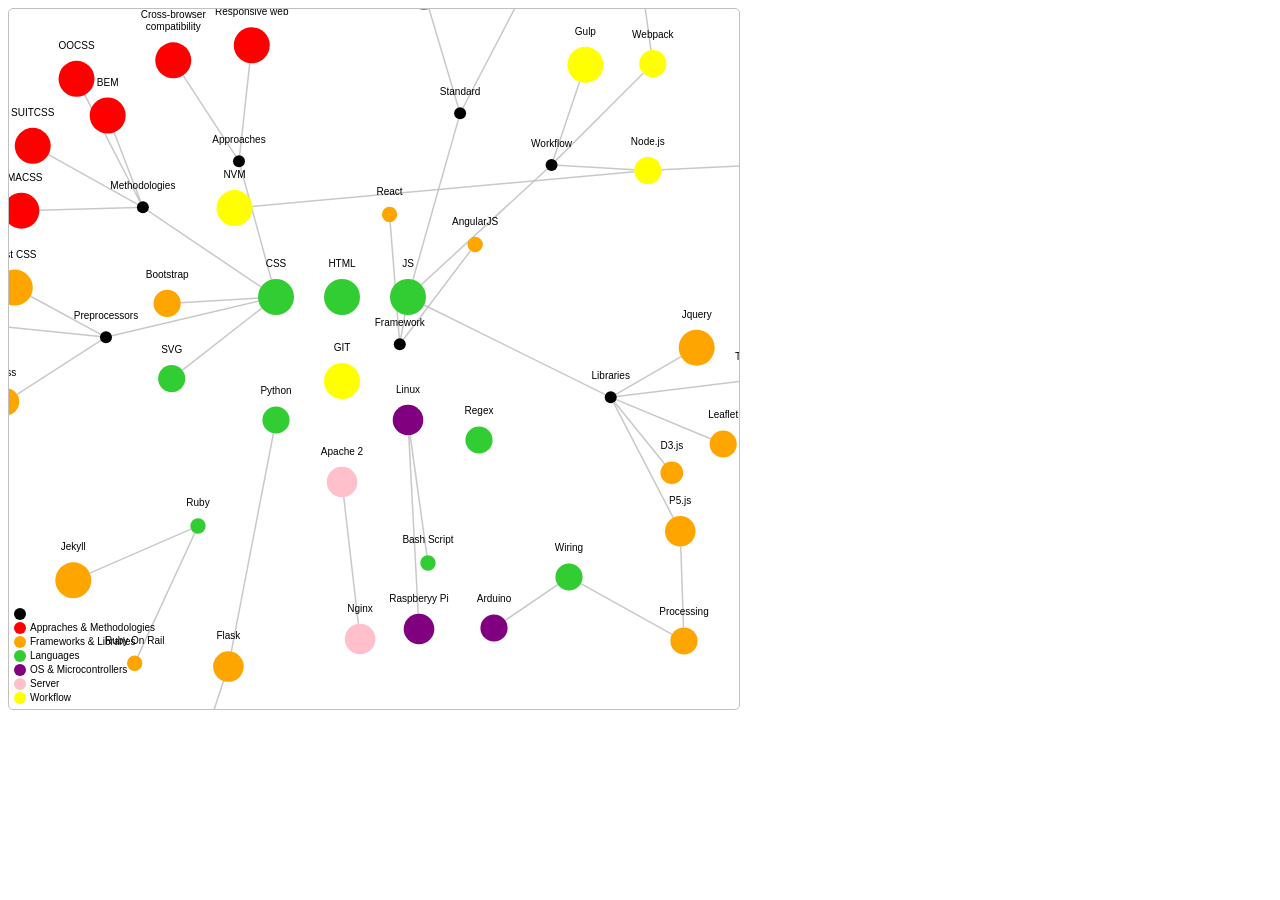
<file: index.html>
<!DOCTYPE html>
<html lang="en">
<head>
    <meta charset="utf-8">
    <meta name="viewport" content="width=device-width,initial-scale=1">
    <title>Network Advanced</title>
    <script src="d3-force-apex-plugin/docs/scripts/prettify/prettify.js"></script>
    <script src="d3-force-apex-plugin/docs/scripts/prettify/lang-css.js"></script>
    <!--[if lt IE 9]>
      <script src="//html5shiv.googlecode.com/svn/trunk/html5.js"></script>
    <![endif]-->
</head>
<body>

   
<div id="main">
    <div id="example"></div><!--the graph container-->
    <link  href="d3-force-apex-plugin/docs/lib/d3-force-3.1.0.css" rel="stylesheet" type="text/css">
    <script src="d3-force-apex-plugin/docs/lib/ResizeObserver-1.5.0.min.js"></script>
    <script src="d3-force-apex-plugin/docs/lib/d3-3.5.6.min.js"></script>
    <script src="d3-force-apex-plugin/docs/lib/d3-force-3.1.0.min.js"></script>
    <script>
        var w = window.innerWidth;
        var h = window.innerHeight;

      window.onload = function (){
        window.example = netGobrechtsD3Force("example")
          .width(730)
          .height(700)
          .charge(-800)
          .wrapLabels(true)
          .zoomMode(true)
          .showLinkDirection(false)
          .colorScheme('direct')
          .debug(false) //also creates the "Customize Me" link
          .render({
            "data": {
                "nodes": [{
                    "ID": "1",
                    "LABEL": "HTML",
                    "COLORVALUE": "limegreen",
                    "COLORLABEL": "Languages",
                    "SIZEVALUE": 5000,
                    "x":333,"y":288,"fixed":1
                },
                {
                    "ID": "2",
                    "LABEL": "CSS",
                    "COLORVALUE": "limegreen",
                    "COLORLABEL": "Languages",
                    "SIZEVALUE": 5000,
                    "x":267,"y":288,"fixed":1
                },
                {
                    "ID": "3",
                    "LABEL": "Bootstrap",
                    "COLORVALUE": "orange",
                    "COLORLABEL": "Frameworks & Libraries",
                    "SIZEVALUE": 2000,
                    "x":554,"y":388
                },
                {
                    "ID": "4",
                    "LABEL": "Approaches",
                    "COLORVALUE": "black",
                    "COLORLABEL": " ",
                    "SIZEVALUE": 0,
                    "x":597,"y":229
                },
                {
                    "ID": "5",
                    "LABEL": "Cross-browser compatibility",
                    "COLORVALUE": "red",
                    "COLORLABEL": "Appraches & Methodologies",
                    "SIZEVALUE": 5000,
                    "x":542,"y":143
                },
                {
                    "ID": "6",
                    "LABEL": "Responsive web",
                    "COLORVALUE": "red",
                    "COLORLABEL": "Appraches & Methodologies",
                    "SIZEVALUE": 5000,
                    "x":613,"y":163
                },
                {
                    "ID": "7",
                    "LABEL": "Methodologies",
                    "COLORVALUE": "black",
                    "COLORLABEL": " ",
                    "SIZEVALUE": 0,
                    "x":503,"y":258
                },
                {
                    "ID": "8",
                    "LABEL": "BEM",
                    "COLORVALUE": "red",
                    "COLORLABEL": "Appraches & Methodologies",
                    "SIZEVALUE": 5000,
                    "x":440,"y":191
                },
                {
                    "ID": "9",
                    "LABEL": "SUITCSS",
                    "COLORVALUE": "red",
                    "COLORLABEL": "Appraches & Methodologies",
                    "SIZEVALUE": 5000,
                    "x":334,"y":245
                },
                {
                    "ID": "10",
                    "LABEL": "OOCSS",
                    "COLORVALUE": "red",
                    "COLORLABEL": "Appraches & Methodologies",
                    "SIZEVALUE": 5000,
                    "x":389,"y":218
                },
                {
                    "ID": "11",
                    "LABEL": "SMACSS",
                    "COLORVALUE": "red",
                    "COLORLABEL": "Appraches & Methodologies",
                    "SIZEVALUE": 5000,
                    "x":280,"y":269
                },
                {
                    "ID": "12",
                    "LABEL": "Preprocessors",
                    "COLORVALUE": "black",
                    "COLORLABEL": " ",
                    "SIZEVALUE": 0,
                    "x":400,"y":344
                },
                {
                    "ID": "13",
                    "LABEL": "SASS/SCSS",
                    "COLORVALUE": "orange",
                    "COLORLABEL": "Frameworks & Libraries",
                    "SIZEVALUE": 5000,
                    "x":388,"y":433
                },
                {
                    "ID": "14",
                    "LABEL": "Less",
                    "COLORVALUE": "orange",
                    "COLORLABEL": "Frameworks & Libraries",
                    "SIZEVALUE": 2000,
                    "x":450,"y":435
                },
                {
                    "ID": "15",
                    "LABEL": "Post CSS",
                    "COLORVALUE": "orange",
                    "COLORLABEL": "Frameworks & Libraries",
                    "SIZEVALUE": 5000,
                    "x":324,"y":405
                },
                {
                    "ID": "16",
                    "LABEL": "SVG",
                    "COLORVALUE": "limegreen",
                    "COLORLABEL": "Languages",
                    "SIZEVALUE": 2000,
                    "x":634,"y":414
                },
                {
                    "ID": "17",
                    "LABEL": "D3.js",
                    "COLORVALUE": "orange",
                    "COLORLABEL": "Frameworks & Libraries",
                    "SIZEVALUE": 1000,
                    "x":937,"y":415
                },
                {
                    "ID": "18",
                    "LABEL": "JS",
                    "COLORVALUE": "limegreen",
                    "COLORLABEL": "Languages",
                    "SIZEVALUE": 5000,
                    "x":399,"y":288,"fixed":1
                },
                {
                    "ID": "19",
                    "LABEL": "ES6",
                    "COLORVALUE": "red",
                    "COLORLABEL": "Appraches & Methodologies",
                    "SIZEVALUE": 5000,
                    "x":1038,"y":167
                },
                {
                    "ID": "20",
                    "LABEL": "Gulp",
                    "COLORVALUE": "yellow",
                    "COLORLABEL": "Workflow",
                    "SIZEVALUE": 5000,
                    "x":1207,"y":236
                },
                {
                    "ID": "21",
                    "LABEL": "Node.js",
                    "COLORVALUE": "yellow",
                    "COLORLABEL": "Workflow",
                    "SIZEVALUE": 2000,
                    "x":1080,"y":310
                },
                {
                    "ID": "22",
                    "LABEL": "Framework",
                    "COLORVALUE": "black",
                    "COLORLABEL": " ",
                    "SIZEVALUE": 0,
                    "x":549,"y":1098
                },
                {
                    "ID": "23",
                    "LABEL": "React",
                    "COLORVALUE": "orange",
                    "COLORLABEL": "Frameworks & Libraries",
                    "SIZEVALUE": 100,
                    "x":1122,"y":366
                },
                {
                    "ID": "24",
                    "LABEL": "AngularJS",
                    "COLORVALUE": "orange",
                    "COLORLABEL": "Frameworks & Libraries",
                    "SIZEVALUE": 100,
                    "x":1169,"y":404
                },
                {
                    "ID": "25",
                    "LABEL": "Webpack",
                    "COLORVALUE": "yellow",
                    "COLORLABEL": "Workflow",
                    "SIZEVALUE": 2000,
                    "x":1089,"y":226
                },
                {
                    "ID": "26",
                    "LABEL": "Babel",
                    "COLORVALUE": "yellow",
                    "COLORLABEL": "Workflow",
                    "SIZEVALUE": 2000,
                    "x":1154,"y":172
                },
                {
                    "ID": "27",
                    "LABEL": "Libraries",
                    "COLORVALUE": "black",
                    "COLORLABEL": " ",
                    "SIZEVALUE": 0,
                    "x":590,"y":389, 
                },
                {
                    "ID": "28",
                    "LABEL": "Standard",
                    "COLORVALUE": "black",
                    "COLORLABEL": " ",
                    "SIZEVALUE": 0,
                    "x":402,"y":118
                },
                {
                    "ID": "29",
                    "LABEL": "ES5",
                    "COLORVALUE": "red",
                    "COLORLABEL": "Appraches & Methodologies",
                    "SIZEVALUE": 5000,
                    "x":981,"y":155
                },
                {
                    "ID": "30",
                    "LABEL": "NPM",
                    "COLORVALUE": "yellow",
                    "COLORLABEL": "Workflow",
                    "SIZEVALUE": 5000,
                    "x":1151,"y":304
                },
                {
                    "ID": "31",
                    "LABEL": "Jquery",
                    "COLORVALUE": "orange",
                    "COLORLABEL": "Frameworks & Libraries",
                    "SIZEVALUE": 5000,
                    "x":893,"y":374
                },
                {
                    "ID": "32",
                    "LABEL": "P5.js",
                    "COLORVALUE": "orange",
                    "COLORLABEL": "Frameworks & Libraries",
                    "SIZEVALUE": 3000,
                    "x":1051,"y":492
                },
                {
                    "ID": "33",
                    "LABEL": "Processing",
                    "COLORVALUE": "orange",
                    "COLORLABEL": "Frameworks & Libraries",
                    "SIZEVALUE": 2000,
                    "x":986,"y":492
                },
                {
                    "ID": "34",
                    "LABEL": "Wiring",
                    "COLORVALUE": "limegreen",
                    "COLORLABEL": "Languages",
                    "SIZEVALUE": 2000,
                    "x":560,"y":568,"fixed":1
                },
                {
                    "ID": "35",
                    "LABEL": "Arduino",
                    "COLORVALUE": "purple",
                    "COLORLABEL": "OS & Microcontrollers",
                    "SIZEVALUE": 2000,
                    "x":485,"y":619,"fixed":1
                },
                {
                    "ID": "36",
                    "LABEL": "Three.js",
                    "COLORVALUE": "orange",
                    "COLORLABEL": "Frameworks & Libraries",
                    "SIZEVALUE": 100,
                    "x":1095,"y":438
                },
                {
                    "ID": "37",
                    "LABEL": "Aframe",
                    "COLORVALUE": "orange",
                    "COLORLABEL": "Frameworks & Libraries",
                    "SIZEVALUE": 100,
                    "x":1136,"y":464
                },
                {
                    "ID": "38",
                    "LABEL": "Leaflet",
                    "COLORVALUE": "orange",
                    "COLORLABEL": "Frameworks & Libraries",
                    "SIZEVALUE": 2000,
                    "x":1155,"y":524
                },
                // {
                //     "ID": "39",
                //     "LABEL": "IoT",
                //     "COLORVALUE": "blue",
                //     "COLORLABEL": "Expert",
                //     "SIZEVALUE": 2000
                // },
                {
                    "ID": "40",
                    "LABEL": "Raspberyy Pi",
                    "COLORVALUE": "purple",
                    "COLORLABEL": "OS & Microcontrollers",
                    "SIZEVALUE": 3000,
                    "x":410,"y":620,"fixed":1
                },
                {
                    "ID": "41",
                    "LABEL": "Linux",
                    "COLORVALUE": "purple",
                    "COLORLABEL": "OS & Microcontrollers",
                    "SIZEVALUE": 3000,
                    "x":399,"y":411,"fixed":1
                },
                {
                    "ID": "42",
                    "LABEL": "Bash Script",
                    "COLORVALUE": "limegreen",
                    "COLORLABEL": "Languages",
                    "SIZEVALUE": 100,
                    "x":819,"y":567
                },
                {
                    "ID": "43",
                    "LABEL": "Jekyll",
                    "COLORVALUE": "orange",
                    "COLORLABEL": "Frameworks & Libraries",
                    "SIZEVALUE": 5000,
                    "x":635,"y":628
                },
                {
                    "ID": "44",
                    "LABEL": "Ruby",
                    "COLORVALUE": "limegreen",
                    "COLORLABEL": "Languages",
                    "SIZEVALUE": 100,
                    "x":189,"y":517,"fixed":1
                },
                {
                    "ID": "45",
                    "LABEL": "Ruby On Rail",
                    "COLORVALUE": "orange",
                    "COLORLABEL": "Frameworks & Libraries",
                    "SIZEVALUE": 100,
                    "x":717,"y":673
                },
                {
                    "ID": "46",
                    "LABEL": "Python",
                    "COLORVALUE": "limegreen",
                    "COLORLABEL": "Languages",
                    "SIZEVALUE": 2000,
                    "x":267,"y":411,"fixed":1
                },
                {
                    "ID": "47",
                    "LABEL": "Flask",
                    "COLORVALUE": "orange",
                    "COLORLABEL": "Frameworks & Libraries",
                    "SIZEVALUE": 3000,
                    "x":616,"y":536
                },
                {
                    "ID": "48",
                    "LABEL": "Jinja",
                    "COLORVALUE": "orange",
                    "COLORLABEL": "Frameworks & Libraries",
                    "SIZEVALUE": 5000,
                    "x":523,"y":607
                },
                // {
                //     "ID": "49",
                //     "LABEL": "Machine Learning",
                //     "COLORVALUE": "blue",
                //     "COLORLABEL": "Expert",
                //     "SIZEVALUE": 2000
                // },
                // {
                //     "ID": "50",
                //     "LABEL": "AI",
                //     "COLORVALUE": "blue",
                //     "COLORLABEL": "Expert",
                //     "SIZEVALUE": 2000
                // },
                {
                    "ID": "51",
                    "LABEL": "Apache 2",
                    "COLORVALUE": "pink",
                    "COLORLABEL": "Server",
                    "SIZEVALUE": 3000,
                    "x":333,"y":473,"fixed":1
                },
                {
                    "ID": "52",
                    "LABEL": "Nginx",
                    "COLORVALUE": "pink",
                    "COLORLABEL": "Server",
                    "SIZEVALUE": 3000,
                    "x":984,"y":514
                },
                {
                    "ID": "53",
                    "LABEL": "Regex",
                    "COLORVALUE": "limegreen",
                    "COLORLABEL": "Languages",
                    "SIZEVALUE": 2000,
                    "x":470,"y":431,"fixed":1
                },
                // {
                //     "ID": "54",
                //     "LABEL": "Json",
                //     "COLORVALUE": "grey",
                //     "COLORLABEL": "Data",
                //     "SIZEVALUE": 2000,
                //     "x":1261,"y":481,"fixed":1
                // },
                // {
                //     "ID": "55",
                //     "LABEL": "Yaml",
                //     "COLORVALUE": "grey",
                //     "COLORLABEL": "Data",
                //     "SIZEVALUE": 2000,
                //     "x":1293,"y":505,"fixed":1
                // },
                // {
                //     "ID": "56",
                //     "LABEL": "CSV",
                //     "COLORVALUE": "grey",
                //     "COLORLABEL": "Data",
                //     "SIZEVALUE": 2000,
                //     "x":1324,"y":532,"fixed":1
                // },
                {
                    "ID": "57",
                    "LABEL": "GIT",
                    "COLORVALUE": "yellow",
                    "COLORLABEL": "Workflow",
                    "SIZEVALUE": 5000,
                    "x":333,"y":372,"fixed":1
                },
                {
                    "ID": "58",
                    "LABEL": "Workflow",
                    "COLORVALUE": "black",
                    "COLORLABEL": " ",
                    "SIZEVALUE": 0,
                    "x":511,"y":128
                },
                {
                    "ID": "59",
                    "LABEL": "NVM",
                    "COLORVALUE": "yellow",
                    "COLORLABEL": "Workflow",
                    "SIZEVALUE": 5000,
                    "x":1151,"y":304
                }
            ],

            "links": [
                {
                    "FROMID": "2",
                    "TOID": "3",
                    "STYLE": "solid"
                    // "LABEL": "framework"
                },
                {
                    "FROMID": "2",
                    "TOID": "4",
                    "STYLE": "solid"
                    // "LABEL": "approaches"
                },
                {
                    "FROMID": "4",
                    "TOID": "5",
                    "STYLE": "solid"
                },
                {
                    "FROMID": "4",
                    "TOID": "6",
                    "STYLE": "solid"
                },
                {
                    "FROMID": "2",
                    "TOID": "7",
                    "STYLE": "solid"
                    // "LABEL": "methodologies"
                },
                {
                    "FROMID": "7",
                    "TOID": "8",
                    "STYLE": "solid"
                },
                {
                    "FROMID": "7",
                    "TOID": "9",
                    "STYLE": "solid"
                },
                {
                    "FROMID": "7",
                    "TOID": "10",
                    "STYLE": "solid"
                },
                {
                    "FROMID": "7",
                    "TOID": "11",
                    "STYLE": "solid"
                },
                {
                    "FROMID": "2",
                    "TOID": "12",
                    "STYLE": "solid"
                    // "LABEL": "Preprocessors"
                },
                {
                    "FROMID": "12",
                    "TOID": "13",
                    "STYLE": "solid"
                },
                {
                    "FROMID": "12",
                    "TOID": "14",
                    "STYLE": "solid"
                },
                {
                    "FROMID": "12",
                    "TOID": "15",
                    "STYLE": "solid"
                },
                {
                    "FROMID": "2",
                    "TOID": "16",
                    "STYLE": "solid"
                },
                {
                    "FROMID": "18",
                    "TOID": "28",
                    "STYLE": "solid"
                    // "LABEL": "Standard"
                },
                {
                    "FROMID": "28",
                    "TOID": "19",
                    "STYLE": "solid"
                },
                {
                    "FROMID": "28",
                    "TOID": "29",
                    "STYLE": "solid"
                },
                // {
                //     "FROMID": "18",
                //     "TOID": "20",
                //     "STYLE": "solid",
                //     "LABEL": "Task Runner"
                // },
                // {
                //     "FROMID": "18",
                //     "TOID": "21",
                //     "STYLE": "solid",
                //     "LABEL": "Runtime Environment"
                // },
                {
                    "FROMID": "18",
                    "TOID": "22",
                    "STYLE": "solid"
                    // "LABEL": "Framework"
                },
                {
                    "FROMID": "22",
                    "TOID": "23",
                    "STYLE": "solid"
                },
                {
                    "FROMID": "22",
                    "TOID": "24",
                    "STYLE": "solid"
                },
                // {
                //     "FROMID": "18",
                //     "TOID": "25",
                //     "STYLE": "solid",
                //     "LABEL": "Module bundler"
                // },
                {
                    "FROMID": "25",
                    "TOID": "26",
                    "STYLE": "solid"
                },
                {
                    "FROMID": "18",
                    "TOID": "27",
                    "STYLE": "solid"
                    // "LABEL": "Libraries"
                },
                {
                    "FROMID": "19",
                    "TOID": "26",
                    "STYLE": "solid"
                },
                {
                    "FROMID": "21",
                    "TOID": "30",
                    "STYLE": "solid"
                    // "LABEL": "Package Manager"
                },
                {
                    "FROMID": "21",
                    "TOID": "59",
                    "STYLE": "solid"
                    // "LABEL": "Package Manager"
                },
                {
                    "FROMID": "27",
                    "TOID": "17",
                    "STYLE": "solid"
                },
                {
                    "FROMID": "27",
                    "TOID": "17",
                    "STYLE": "solid"
                },
                {
                    "FROMID": "27",
                    "TOID": "32",
                    "STYLE": "solid"
                },
                {
                    "FROMID": "27",
                    "TOID": "36",
                    "STYLE": "solid"
                },
                {
                    "FROMID": "27",
                    "TOID": "38",
                    "STYLE": "solid"
                },
                {
                    "FROMID": "36",
                    "TOID": "37",
                    "STYLE": "solid"
                },
                {
                    "FROMID": "32",
                    "TOID": "33",
                    "STYLE": "solid"
                },
                {
                    "FROMID": "33",
                    "TOID": "34",
                    "STYLE": "solid"
                },
                {
                    "FROMID": "34",
                    "TOID": "35",
                    "STYLE": "solid"
                },
                {
                    "FROMID": "35",
                    "TOID": "39",
                    "STYLE": "solid"
                },
                {
                    "FROMID": "41",
                    "TOID": "40",
                    "STYLE": "solid"
                },
                {
                    "FROMID": "41",
                    "TOID": "42",
                    "STYLE": "solid"
                },
                {
                    "FROMID": "40",
                    "TOID": "39",
                    "STYLE": "solid"
                },
                {
                    "FROMID": "43",
                    "TOID": "44",
                    "STYLE": "solid"
                },
                {
                    "FROMID": "44",
                    "TOID": "45",
                    "STYLE": "solid"
                },
                {
                    "FROMID": "46",
                    "TOID": "47",
                    "STYLE": "solid"
                },
                {
                    "FROMID": "47",
                    "TOID": "48",
                    "STYLE": "solid"
                },
                {
                    "FROMID": "46",
                    "TOID": "49",
                    "STYLE": "solid"
                },
                {
                    "FROMID": "40",
                    "TOID": "50",
                    "STYLE": "solid"
                },
                {
                    "FROMID": "51",
                    "TOID": "52",
                    "STYLE": "solid"
                },
                {
                    "FROMID": "27",
                    "TOID": "31",
                    "STYLE": "solid"
                },
                {
                    "FROMID": "18",
                    "TOID": "58",
                    "STYLE": "solid"
                },
                {
                    "FROMID": "58",
                    "TOID": "20",
                    "STYLE": "solid"
                },
                {
                    "FROMID": "58",
                    "TOID": "21",
                    "STYLE": "solid"
                },
                {
                    "FROMID": "58",
                    "TOID": "25",
                    "STYLE": "solid"
                }
                
            ]
            }
        }); //sample data is provided when called without data
      }
    </script>
</div>

</body>
</html>
</file>
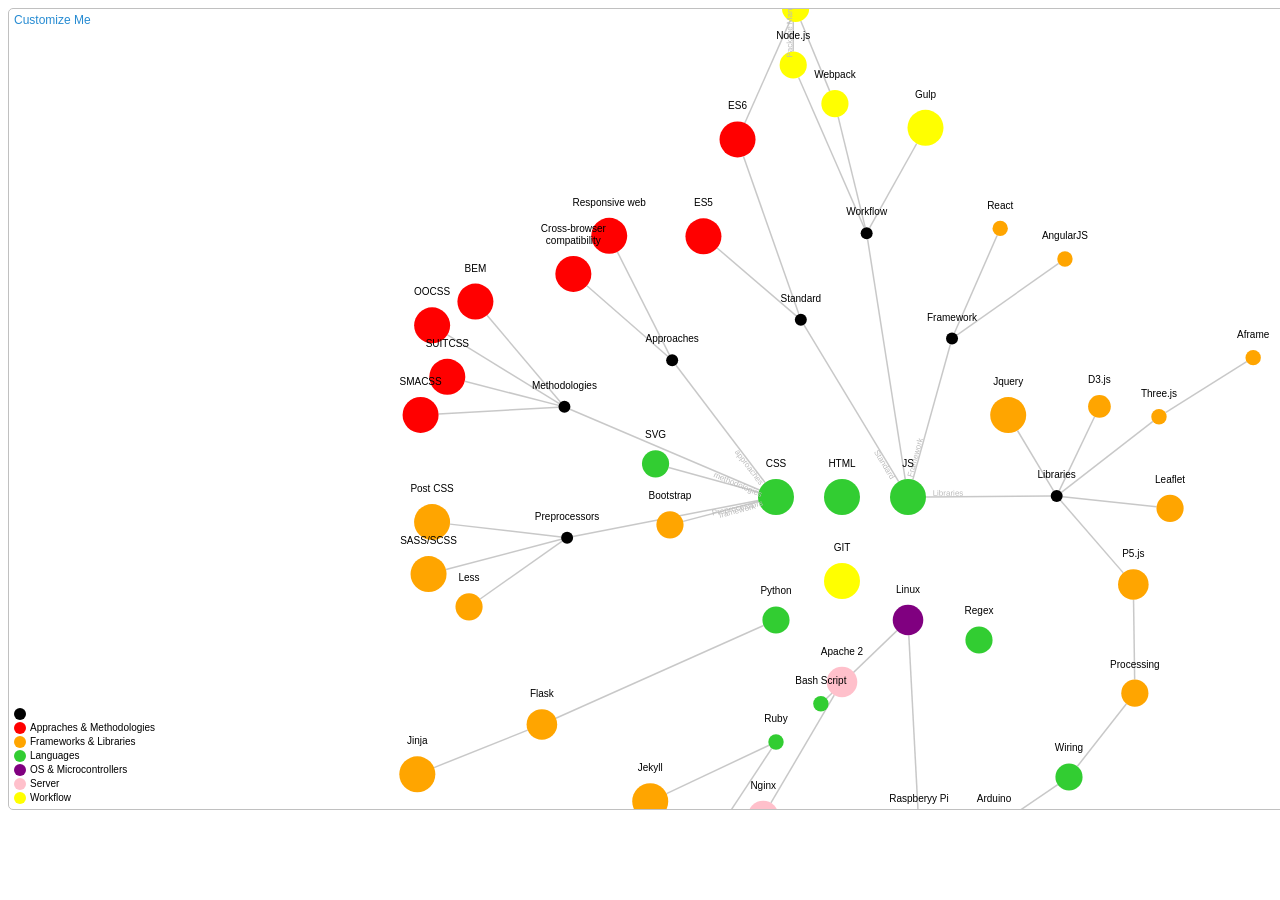
<file: docs/index.html>
<!DOCTYPE html>
<html lang="en">
<head>
    <meta charset="utf-8">
    <meta name="viewport" content="width=device-width,initial-scale=1">
    <title>Network Advanced</title>
    <script src="d3-force-apex-plugin/docs/scripts/prettify/prettify.js"></script>
    <script src="d3-force-apex-plugin/docs/scripts/prettify/lang-css.js"></script>
    <!--[if lt IE 9]>
      <script src="//html5shiv.googlecode.com/svn/trunk/html5.js"></script>
    <![endif]-->
</head>
<body>

   
<div id="main">
    <div id="example"></div><!--the graph container-->
    <link  href="d3-force-apex-plugin/docs/lib/d3-force-3.1.0.css" rel="stylesheet" type="text/css">
    <script src="d3-force-apex-plugin/docs/lib/ResizeObserver-1.5.0.min.js"></script>
    <script src="d3-force-apex-plugin/docs/lib/d3-3.5.6.min.js"></script>
    <script src="d3-force-apex-plugin/docs/lib/d3-force-3.1.0.min.js"></script>
    <script>
        var w = window.innerWidth;
        var h = window.innerHeight;

      window.onload = function (){
        window.example = netGobrechtsD3Force("example")
          .width(w)
          .height(h-100)
          .charge(-800)
          .wrapLabels(true)
          .zoomMode(true)
          .showLinkDirection(false)
          .colorScheme('direct')
          .debug(true) //also creates the "Customize Me" link
          .render({
            "data": {
                "nodes": [{
                    "ID": "1",
                    "LABEL": "HTML",
                    "COLORVALUE": "limegreen",
                    "COLORLABEL": "Languages",
                    "SIZEVALUE": 5000,
                    "x":833,"y":488,"fixed":1
                },
                {
                    "ID": "2",
                    "LABEL": "CSS",
                    "COLORVALUE": "limegreen",
                    "COLORLABEL": "Languages",
                    "SIZEVALUE": 5000,
                    "x":767,"y":488,"fixed":1
                },
                {
                    "ID": "3",
                    "LABEL": "Bootstrap",
                    "COLORVALUE": "orange",
                    "COLORLABEL": "Frameworks & Libraries",
                    "SIZEVALUE": 2000,
                    "x":554,"y":388
                },
                {
                    "ID": "4",
                    "LABEL": "Approaches",
                    "COLORVALUE": "black",
                    "COLORLABEL": " ",
                    "SIZEVALUE": 0,
                    "x":597,"y":229
                },
                {
                    "ID": "5",
                    "LABEL": "Cross-browser compatibility",
                    "COLORVALUE": "red",
                    "COLORLABEL": "Appraches & Methodologies",
                    "SIZEVALUE": 5000,
                    "x":542,"y":143
                },
                {
                    "ID": "6",
                    "LABEL": "Responsive web",
                    "COLORVALUE": "red",
                    "COLORLABEL": "Appraches & Methodologies",
                    "SIZEVALUE": 5000,
                    "x":613,"y":163
                },
                {
                    "ID": "7",
                    "LABEL": "Methodologies",
                    "COLORVALUE": "black",
                    "COLORLABEL": " ",
                    "SIZEVALUE": 0,
                    "x":503,"y":258
                },
                {
                    "ID": "8",
                    "LABEL": "BEM",
                    "COLORVALUE": "red",
                    "COLORLABEL": "Appraches & Methodologies",
                    "SIZEVALUE": 5000,
                    "x":440,"y":191
                },
                {
                    "ID": "9",
                    "LABEL": "SUITCSS",
                    "COLORVALUE": "red",
                    "COLORLABEL": "Appraches & Methodologies",
                    "SIZEVALUE": 5000,
                    "x":334,"y":245
                },
                {
                    "ID": "10",
                    "LABEL": "OOCSS",
                    "COLORVALUE": "red",
                    "COLORLABEL": "Appraches & Methodologies",
                    "SIZEVALUE": 5000,
                    "x":389,"y":218
                },
                {
                    "ID": "11",
                    "LABEL": "SMACSS",
                    "COLORVALUE": "red",
                    "COLORLABEL": "Appraches & Methodologies",
                    "SIZEVALUE": 5000,
                    "x":280,"y":269
                },
                {
                    "ID": "12",
                    "LABEL": "Preprocessors",
                    "COLORVALUE": "black",
                    "COLORLABEL": " ",
                    "SIZEVALUE": 0,
                    "x":400,"y":344
                },
                {
                    "ID": "13",
                    "LABEL": "SASS/SCSS",
                    "COLORVALUE": "orange",
                    "COLORLABEL": "Frameworks & Libraries",
                    "SIZEVALUE": 5000,
                    "x":388,"y":433
                },
                {
                    "ID": "14",
                    "LABEL": "Less",
                    "COLORVALUE": "orange",
                    "COLORLABEL": "Frameworks & Libraries",
                    "SIZEVALUE": 2000,
                    "x":450,"y":435
                },
                {
                    "ID": "15",
                    "LABEL": "Post CSS",
                    "COLORVALUE": "orange",
                    "COLORLABEL": "Frameworks & Libraries",
                    "SIZEVALUE": 5000,
                    "x":324,"y":405
                },
                {
                    "ID": "16",
                    "LABEL": "SVG",
                    "COLORVALUE": "limegreen",
                    "COLORLABEL": "Languages",
                    "SIZEVALUE": 2000,
                    "x":634,"y":414
                },
                {
                    "ID": "17",
                    "LABEL": "D3.js",
                    "COLORVALUE": "orange",
                    "COLORLABEL": "Frameworks & Libraries",
                    "SIZEVALUE": 1000,
                    "x":937,"y":415
                },
                {
                    "ID": "18",
                    "LABEL": "JS",
                    "COLORVALUE": "limegreen",
                    "COLORLABEL": "Languages",
                    "SIZEVALUE": 5000,
                    "x":899,"y":488,"fixed":1
                },
                {
                    "ID": "19",
                    "LABEL": "ES6",
                    "COLORVALUE": "red",
                    "COLORLABEL": "Appraches & Methodologies",
                    "SIZEVALUE": 5000,
                    "x":1038,"y":167
                },
                {
                    "ID": "20",
                    "LABEL": "Gulp",
                    "COLORVALUE": "yellow",
                    "COLORLABEL": "Workflow",
                    "SIZEVALUE": 5000,
                    "x":1207,"y":236
                },
                {
                    "ID": "21",
                    "LABEL": "Node.js",
                    "COLORVALUE": "yellow",
                    "COLORLABEL": "Workflow",
                    "SIZEVALUE": 2000,
                    "x":1080,"y":310
                },
                {
                    "ID": "22",
                    "LABEL": "Framework",
                    "COLORVALUE": "black",
                    "COLORLABEL": " ",
                    "SIZEVALUE": 0,
                    "x":995,"y":336
                },
                {
                    "ID": "23",
                    "LABEL": "React",
                    "COLORVALUE": "orange",
                    "COLORLABEL": "Frameworks & Libraries",
                    "SIZEVALUE": 100,
                    "x":1122,"y":366
                },
                {
                    "ID": "24",
                    "LABEL": "AngularJS",
                    "COLORVALUE": "orange",
                    "COLORLABEL": "Frameworks & Libraries",
                    "SIZEVALUE": 100,
                    "x":1169,"y":404
                },
                {
                    "ID": "25",
                    "LABEL": "Webpack",
                    "COLORVALUE": "yellow",
                    "COLORLABEL": "Workflow",
                    "SIZEVALUE": 2000,
                    "x":1089,"y":226
                },
                {
                    "ID": "26",
                    "LABEL": "Babel",
                    "COLORVALUE": "yellow",
                    "COLORLABEL": "Workflow",
                    "SIZEVALUE": 2000,
                    "x":1154,"y":172
                },
                {
                    "ID": "27",
                    "LABEL": "Libraries",
                    "COLORVALUE": "black",
                    "COLORLABEL": " ",
                    "SIZEVALUE": 0,
                    "x":984,"y":372
                },
                {
                    "ID": "28",
                    "LABEL": "Standard",
                    "COLORVALUE": "black",
                    "COLORLABEL": " ",
                    "SIZEVALUE": 0,
                    "x":956,"y":215
                },
                {
                    "ID": "29",
                    "LABEL": "ES5",
                    "COLORVALUE": "red",
                    "COLORLABEL": "Appraches & Methodologies",
                    "SIZEVALUE": 5000,
                    "x":981,"y":155
                },
                {
                    "ID": "30",
                    "LABEL": "NPM",
                    "COLORVALUE": "yellow",
                    "COLORLABEL": "Workflow",
                    "SIZEVALUE": 2000,
                    "x":1151,"y":304
                },
                {
                    "ID": "31",
                    "LABEL": "Jquery",
                    "COLORVALUE": "orange",
                    "COLORLABEL": "Frameworks & Libraries",
                    "SIZEVALUE": 5000,
                    "x":893,"y":374
                },
                {
                    "ID": "32",
                    "LABEL": "P5.js",
                    "COLORVALUE": "orange",
                    "COLORLABEL": "Frameworks & Libraries",
                    "SIZEVALUE": 3000,
                    "x":1051,"y":492
                },
                {
                    "ID": "33",
                    "LABEL": "Processing",
                    "COLORVALUE": "orange",
                    "COLORLABEL": "Frameworks & Libraries",
                    "SIZEVALUE": 2000,
                    "x":986,"y":492
                },
                {
                    "ID": "34",
                    "LABEL": "Wiring",
                    "COLORVALUE": "limegreen",
                    "COLORLABEL": "Languages",
                    "SIZEVALUE": 2000,
                    "x":1060,"y":768,"fixed":1
                },
                {
                    "ID": "35",
                    "LABEL": "Arduino",
                    "COLORVALUE": "purple",
                    "COLORLABEL": "OS & Microcontrollers",
                    "SIZEVALUE": 2000,
                    "x":985,"y":819,"fixed":1
                },
                {
                    "ID": "36",
                    "LABEL": "Three.js",
                    "COLORVALUE": "orange",
                    "COLORLABEL": "Frameworks & Libraries",
                    "SIZEVALUE": 100,
                    "x":1095,"y":438
                },
                {
                    "ID": "37",
                    "LABEL": "Aframe",
                    "COLORVALUE": "orange",
                    "COLORLABEL": "Frameworks & Libraries",
                    "SIZEVALUE": 100,
                    "x":1136,"y":464
                },
                {
                    "ID": "38",
                    "LABEL": "Leaflet",
                    "COLORVALUE": "orange",
                    "COLORLABEL": "Frameworks & Libraries",
                    "SIZEVALUE": 2000,
                    "x":1155,"y":524
                },
                // {
                //     "ID": "39",
                //     "LABEL": "IoT",
                //     "COLORVALUE": "blue",
                //     "COLORLABEL": "Expert",
                //     "SIZEVALUE": 2000
                // },
                {
                    "ID": "40",
                    "LABEL": "Raspberyy Pi",
                    "COLORVALUE": "purple",
                    "COLORLABEL": "OS & Microcontrollers",
                    "SIZEVALUE": 3000,
                    "x":910,"y":820,"fixed":1
                },
                {
                    "ID": "41",
                    "LABEL": "Linux",
                    "COLORVALUE": "purple",
                    "COLORLABEL": "OS & Microcontrollers",
                    "SIZEVALUE": 3000,
                    "x":899,"y":611,"fixed":1
                },
                {
                    "ID": "42",
                    "LABEL": "Bash Script",
                    "COLORVALUE": "limegreen",
                    "COLORLABEL": "Languages",
                    "SIZEVALUE": 100,
                    "x":819,"y":567
                },
                {
                    "ID": "43",
                    "LABEL": "Jekyll",
                    "COLORVALUE": "orange",
                    "COLORLABEL": "Frameworks & Libraries",
                    "SIZEVALUE": 5000,
                    "x":635,"y":628
                },
                {
                    "ID": "44",
                    "LABEL": "Ruby",
                    "COLORVALUE": "limegreen",
                    "COLORLABEL": "Languages",
                    "SIZEVALUE": 100,
                    "x":767,"y":733,"fixed":1
                },
                {
                    "ID": "45",
                    "LABEL": "Ruby On Rail",
                    "COLORVALUE": "orange",
                    "COLORLABEL": "Frameworks & Libraries",
                    "SIZEVALUE": 100,
                    "x":717,"y":673
                },
                {
                    "ID": "46",
                    "LABEL": "Python",
                    "COLORVALUE": "limegreen",
                    "COLORLABEL": "Languages",
                    "SIZEVALUE": 2000,
                    "x":767,"y":611,"fixed":1
                },
                {
                    "ID": "47",
                    "LABEL": "Flask",
                    "COLORVALUE": "orange",
                    "COLORLABEL": "Frameworks & Libraries",
                    "SIZEVALUE": 3000,
                    "x":616,"y":536
                },
                {
                    "ID": "48",
                    "LABEL": "Jinja",
                    "COLORVALUE": "orange",
                    "COLORLABEL": "Frameworks & Libraries",
                    "SIZEVALUE": 5000,
                    "x":523,"y":607
                },
                // {
                //     "ID": "49",
                //     "LABEL": "Machine Learning",
                //     "COLORVALUE": "blue",
                //     "COLORLABEL": "Expert",
                //     "SIZEVALUE": 2000
                // },
                // {
                //     "ID": "50",
                //     "LABEL": "AI",
                //     "COLORVALUE": "blue",
                //     "COLORLABEL": "Expert",
                //     "SIZEVALUE": 2000
                // },
                {
                    "ID": "51",
                    "LABEL": "Apache 2",
                    "COLORVALUE": "pink",
                    "COLORLABEL": "Server",
                    "SIZEVALUE": 3000,
                    "x":833,"y":673,"fixed":1
                },
                {
                    "ID": "52",
                    "LABEL": "Nginx",
                    "COLORVALUE": "pink",
                    "COLORLABEL": "Server",
                    "SIZEVALUE": 3000,
                    "x":984,"y":514
                },
                {
                    "ID": "53",
                    "LABEL": "Regex",
                    "COLORVALUE": "limegreen",
                    "COLORLABEL": "Languages",
                    "SIZEVALUE": 2000,
                    "x":970,"y":631,"fixed":1
                },
                // {
                //     "ID": "54",
                //     "LABEL": "Json",
                //     "COLORVALUE": "grey",
                //     "COLORLABEL": "Data",
                //     "SIZEVALUE": 2000,
                //     "x":1261,"y":481,"fixed":1
                // },
                // {
                //     "ID": "55",
                //     "LABEL": "Yaml",
                //     "COLORVALUE": "grey",
                //     "COLORLABEL": "Data",
                //     "SIZEVALUE": 2000,
                //     "x":1293,"y":505,"fixed":1
                // },
                // {
                //     "ID": "56",
                //     "LABEL": "CSV",
                //     "COLORVALUE": "grey",
                //     "COLORLABEL": "Data",
                //     "SIZEVALUE": 2000,
                //     "x":1324,"y":532,"fixed":1
                // },
                {
                    "ID": "57",
                    "LABEL": "GIT",
                    "COLORVALUE": "yellow",
                    "COLORLABEL": "Workflow",
                    "SIZEVALUE": 5000,
                    "x":833,"y":572,"fixed":1
                },
                {
                    "ID": "58",
                    "LABEL": "Workflow",
                    "COLORVALUE": "black",
                    "COLORLABEL": " ",
                    "SIZEVALUE": 0
                }
            ],

            "links": [
                {
                    "FROMID": "2",
                    "TOID": "3",
                    "STYLE": "solid",
                    "LABEL": "framework"
                },
                {
                    "FROMID": "2",
                    "TOID": "4",
                    "STYLE": "solid",
                    "LABEL": "approaches"
                },
                {
                    "FROMID": "4",
                    "TOID": "5",
                    "STYLE": "solid"
                },
                {
                    "FROMID": "4",
                    "TOID": "6",
                    "STYLE": "solid"
                },
                {
                    "FROMID": "2",
                    "TOID": "7",
                    "STYLE": "solid",
                    "LABEL": "methodologies"
                },
                {
                    "FROMID": "7",
                    "TOID": "8",
                    "STYLE": "solid"
                },
                {
                    "FROMID": "7",
                    "TOID": "9",
                    "STYLE": "solid"
                },
                {
                    "FROMID": "7",
                    "TOID": "10",
                    "STYLE": "solid"
                },
                {
                    "FROMID": "7",
                    "TOID": "11",
                    "STYLE": "solid"
                },
                {
                    "FROMID": "2",
                    "TOID": "12",
                    "STYLE": "solid",
                    "LABEL": "Preprocessors"
                },
                {
                    "FROMID": "12",
                    "TOID": "13",
                    "STYLE": "solid"
                },
                {
                    "FROMID": "12",
                    "TOID": "14",
                    "STYLE": "solid"
                },
                {
                    "FROMID": "12",
                    "TOID": "15",
                    "STYLE": "solid"
                },
                {
                    "FROMID": "2",
                    "TOID": "16",
                    "STYLE": "solid"
                },
                {
                    "FROMID": "18",
                    "TOID": "28",
                    "STYLE": "solid",
                    "LABEL": "Standard"
                },
                {
                    "FROMID": "28",
                    "TOID": "19",
                    "STYLE": "solid"
                },
                {
                    "FROMID": "28",
                    "TOID": "29",
                    "STYLE": "solid"
                },
                // {
                //     "FROMID": "18",
                //     "TOID": "20",
                //     "STYLE": "solid",
                //     "LABEL": "Task Runner"
                // },
                // {
                //     "FROMID": "18",
                //     "TOID": "21",
                //     "STYLE": "solid",
                //     "LABEL": "Runtime Environment"
                // },
                {
                    "FROMID": "18",
                    "TOID": "22",
                    "STYLE": "solid",
                    "LABEL": "Framework"
                },
                {
                    "FROMID": "22",
                    "TOID": "23",
                    "STYLE": "solid"
                },
                {
                    "FROMID": "22",
                    "TOID": "24",
                    "STYLE": "solid"
                },
                // {
                //     "FROMID": "18",
                //     "TOID": "25",
                //     "STYLE": "solid",
                //     "LABEL": "Module bundler"
                // },
                {
                    "FROMID": "25",
                    "TOID": "26",
                    "STYLE": "solid"
                },
                {
                    "FROMID": "18",
                    "TOID": "27",
                    "STYLE": "solid",
                    "LABEL": "Libraries"
                },
                {
                    "FROMID": "19",
                    "TOID": "26",
                    "STYLE": "solid"
                },
                {
                    "FROMID": "21",
                    "TOID": "30",
                    "STYLE": "solid",
                    "LABEL": "Package Manager"
                },
                {
                    "FROMID": "27",
                    "TOID": "17",
                    "STYLE": "solid"
                },
                {
                    "FROMID": "27",
                    "TOID": "17",
                    "STYLE": "solid"
                },
                {
                    "FROMID": "27",
                    "TOID": "32",
                    "STYLE": "solid"
                },
                {
                    "FROMID": "27",
                    "TOID": "36",
                    "STYLE": "solid"
                },
                {
                    "FROMID": "27",
                    "TOID": "38",
                    "STYLE": "solid"
                },
                {
                    "FROMID": "36",
                    "TOID": "37",
                    "STYLE": "solid"
                },
                {
                    "FROMID": "32",
                    "TOID": "33",
                    "STYLE": "solid"
                },
                {
                    "FROMID": "33",
                    "TOID": "34",
                    "STYLE": "solid"
                },
                {
                    "FROMID": "34",
                    "TOID": "35",
                    "STYLE": "solid"
                },
                {
                    "FROMID": "35",
                    "TOID": "39",
                    "STYLE": "solid"
                },
                {
                    "FROMID": "41",
                    "TOID": "40",
                    "STYLE": "solid"
                },
                {
                    "FROMID": "41",
                    "TOID": "42",
                    "STYLE": "solid"
                },
                {
                    "FROMID": "40",
                    "TOID": "39",
                    "STYLE": "solid"
                },
                {
                    "FROMID": "43",
                    "TOID": "44",
                    "STYLE": "solid"
                },
                {
                    "FROMID": "44",
                    "TOID": "45",
                    "STYLE": "solid"
                },
                {
                    "FROMID": "46",
                    "TOID": "47",
                    "STYLE": "solid"
                },
                {
                    "FROMID": "47",
                    "TOID": "48",
                    "STYLE": "solid"
                },
                {
                    "FROMID": "46",
                    "TOID": "49",
                    "STYLE": "solid"
                },
                {
                    "FROMID": "40",
                    "TOID": "50",
                    "STYLE": "solid"
                },
                {
                    "FROMID": "51",
                    "TOID": "52",
                    "STYLE": "solid"
                },
                {
                    "FROMID": "27",
                    "TOID": "31",
                    "STYLE": "solid"
                },
                {
                    "FROMID": "18",
                    "TOID": "58",
                    "STYLE": "solid"
                },
                {
                    "FROMID": "58",
                    "TOID": "20",
                    "STYLE": "solid"
                },
                {
                    "FROMID": "58",
                    "TOID": "21",
                    "STYLE": "solid"
                },
                {
                    "FROMID": "58",
                    "TOID": "25",
                    "STYLE": "solid"
                }
                
            ]
            }
        }); //sample data is provided when called without data
      }
    </script>
</div>

</body>
</html>
</file>
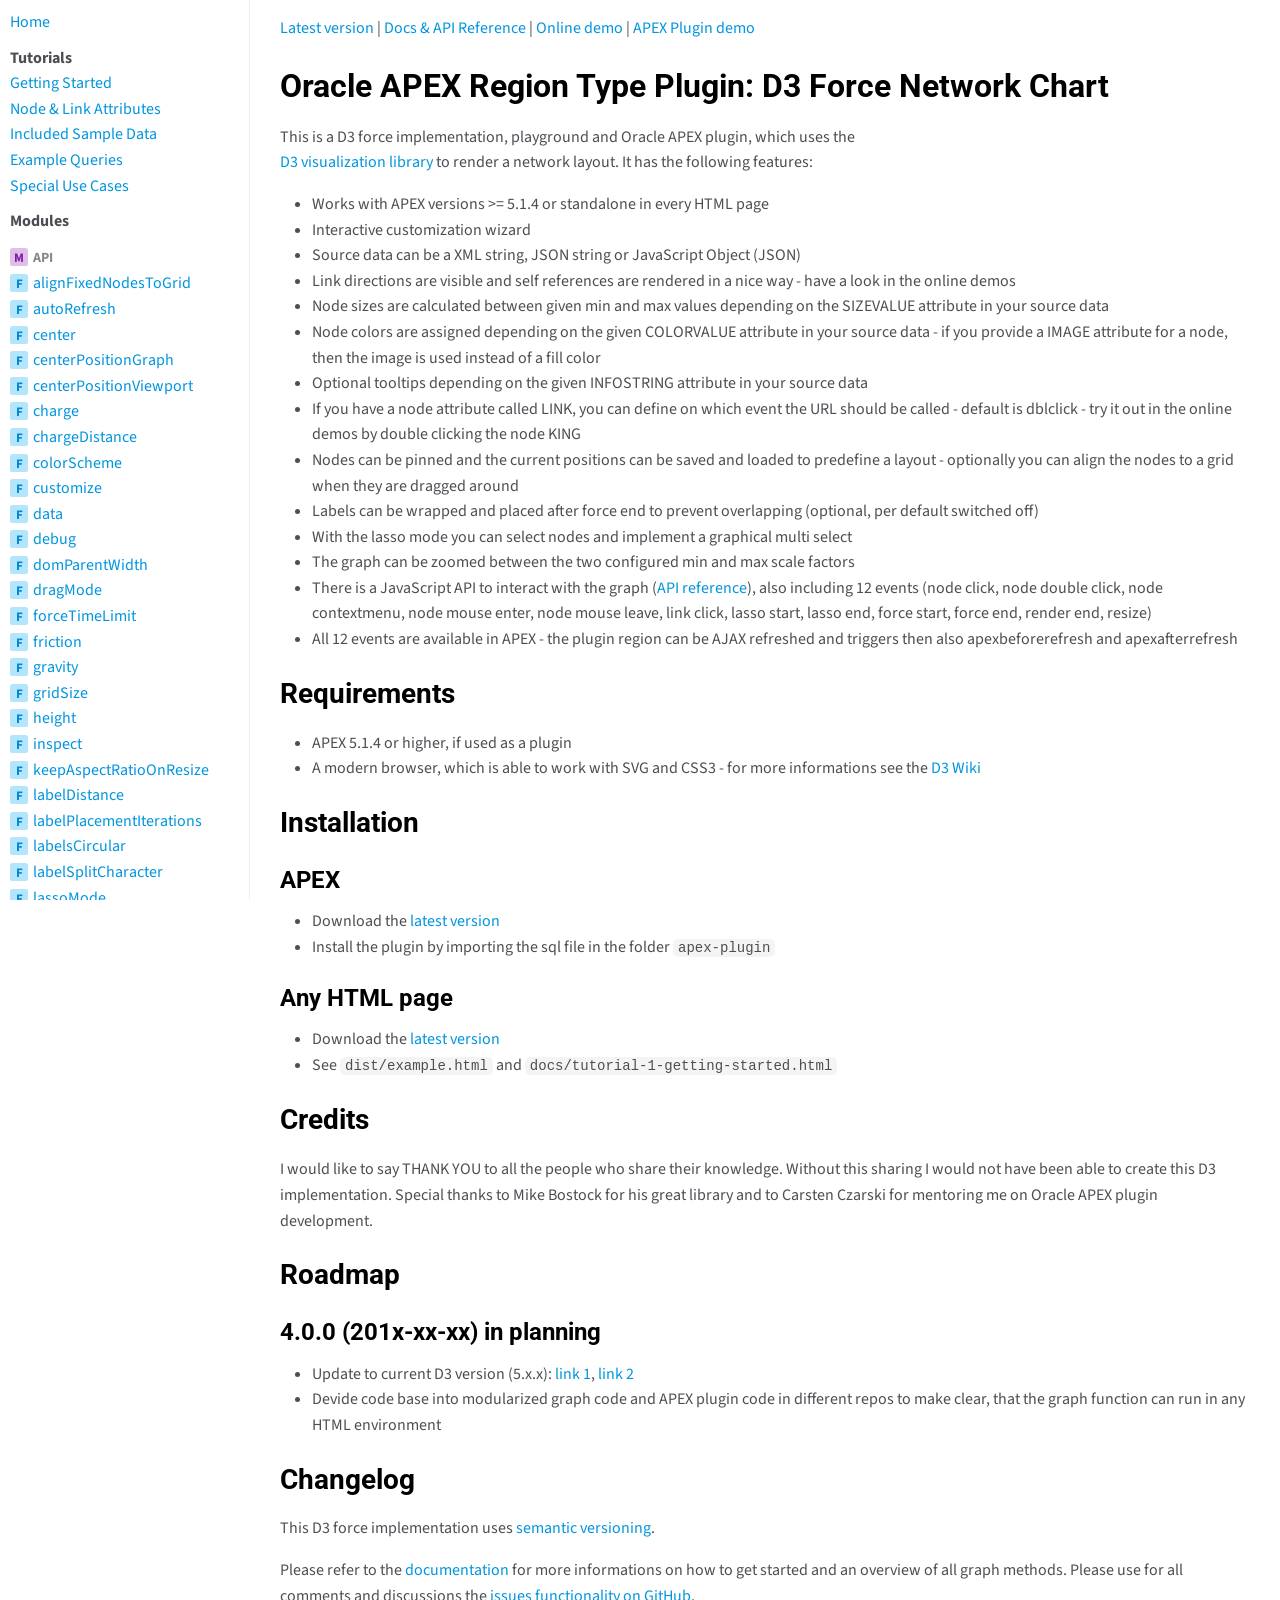
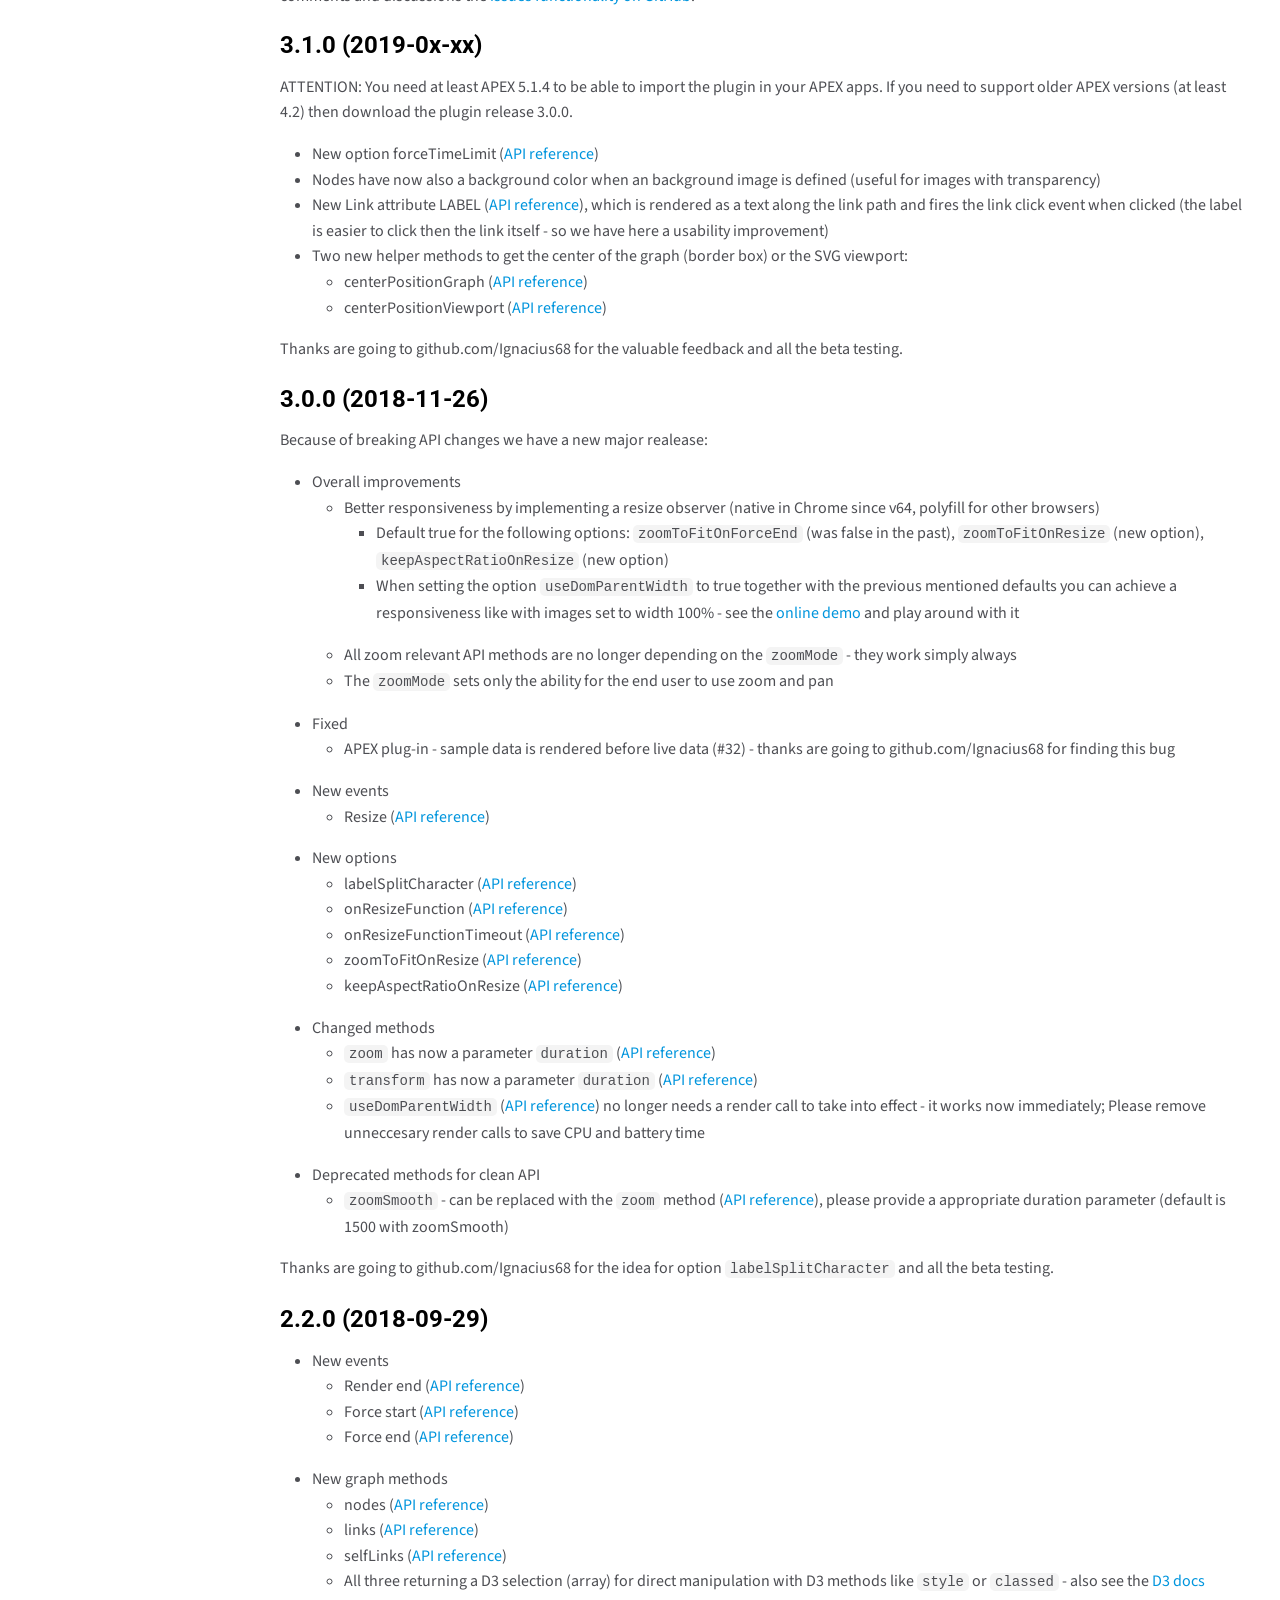
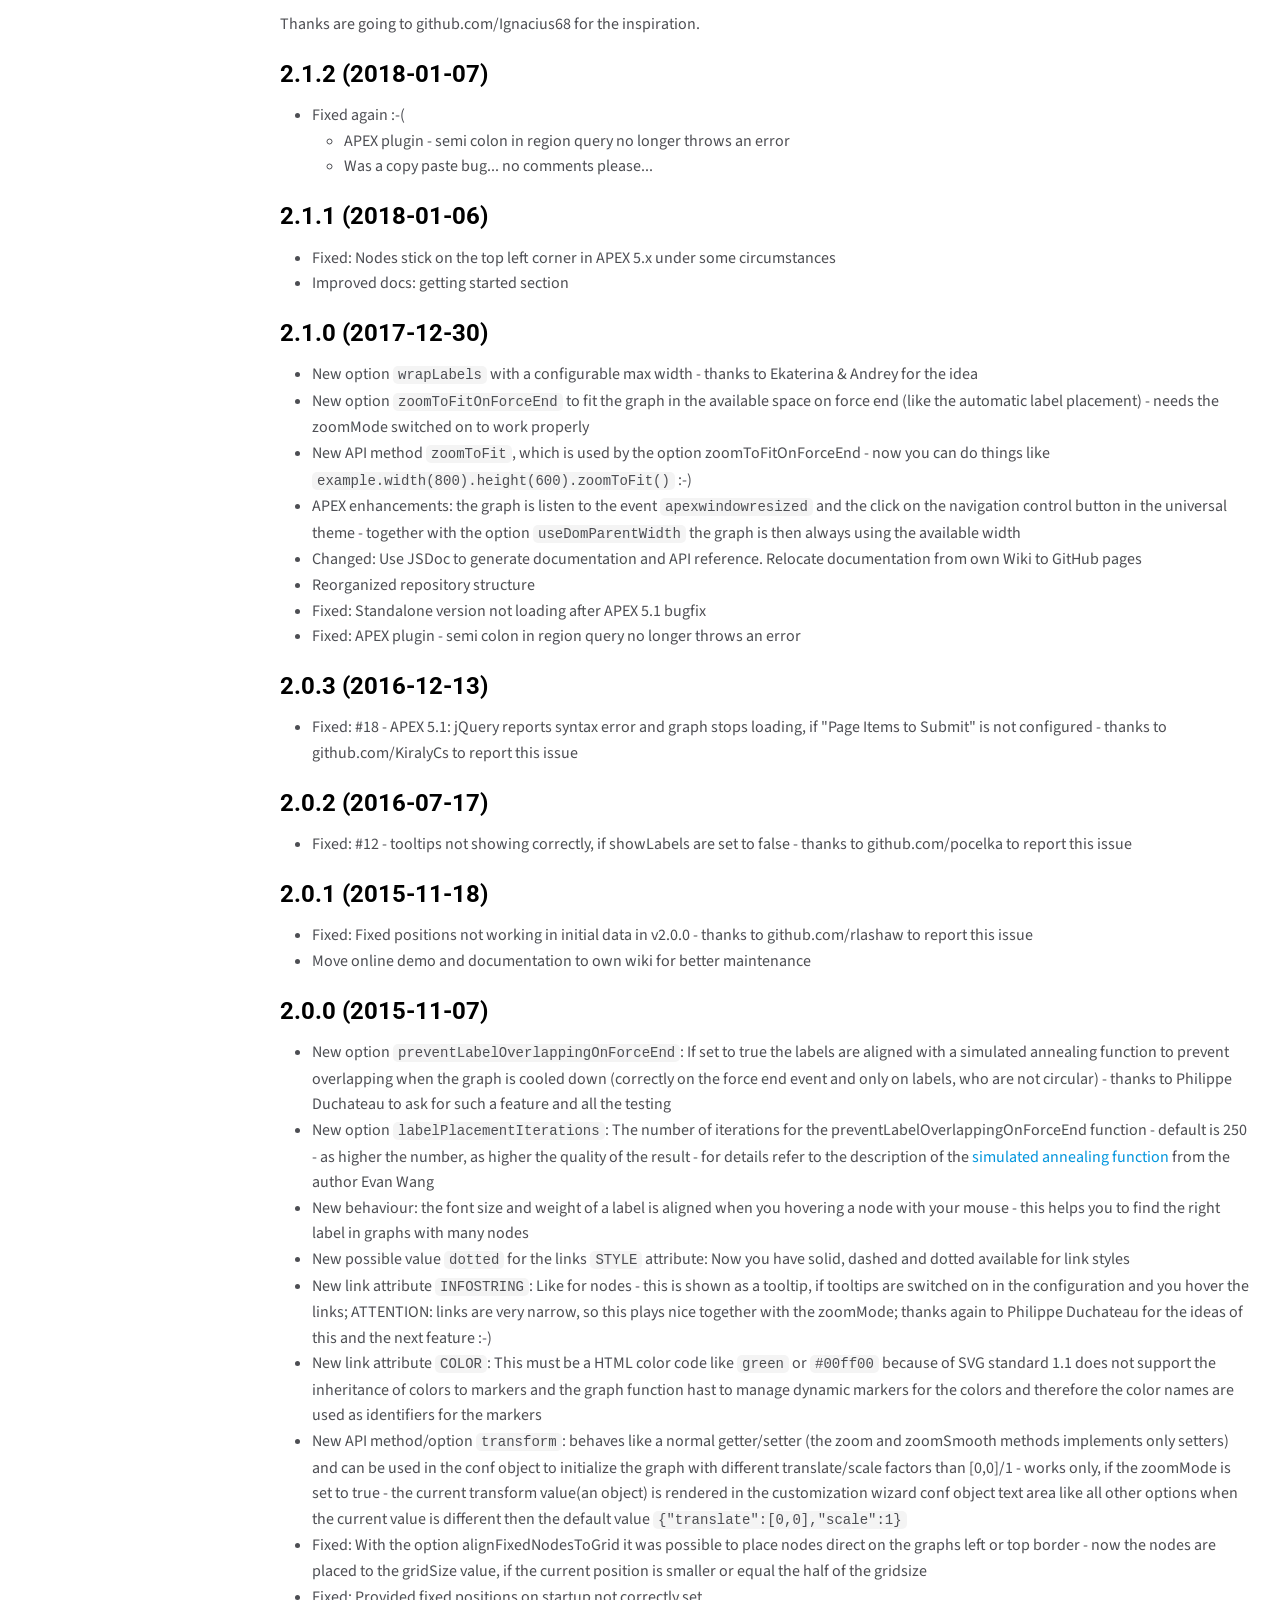
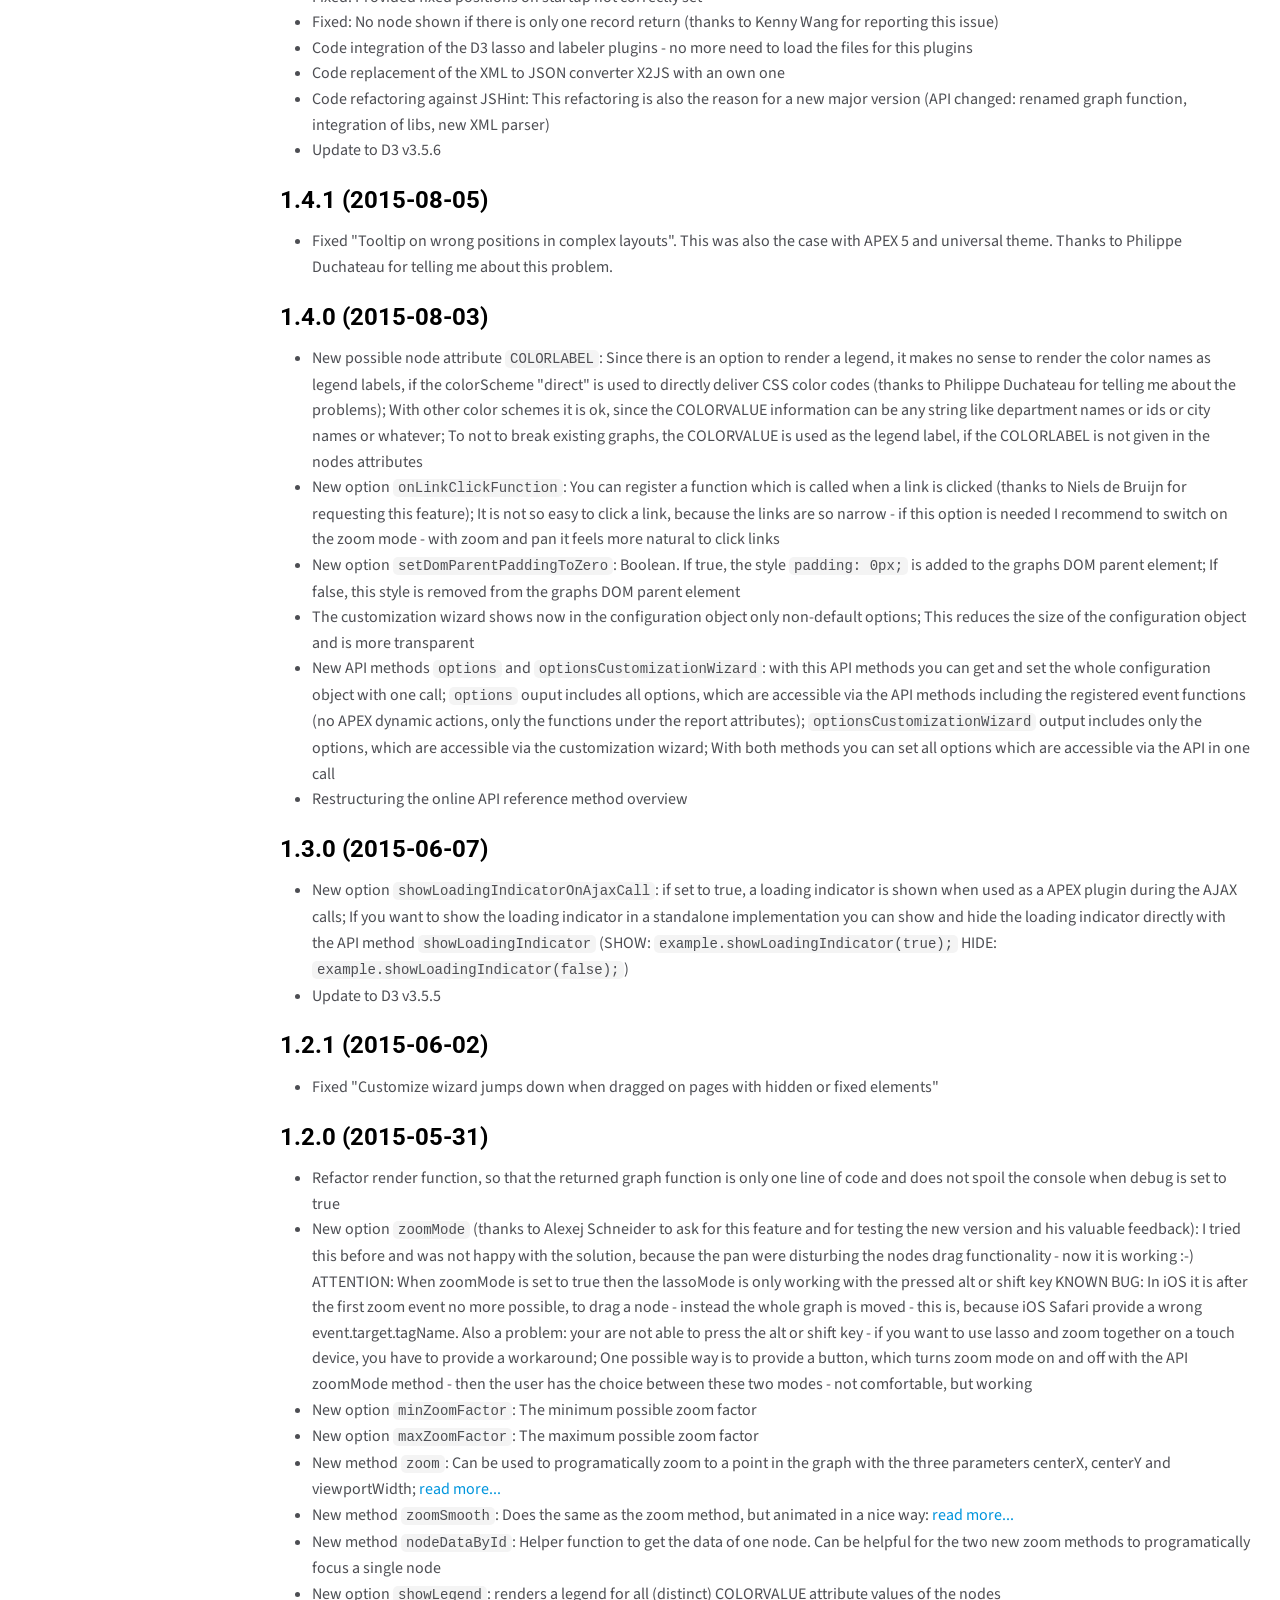
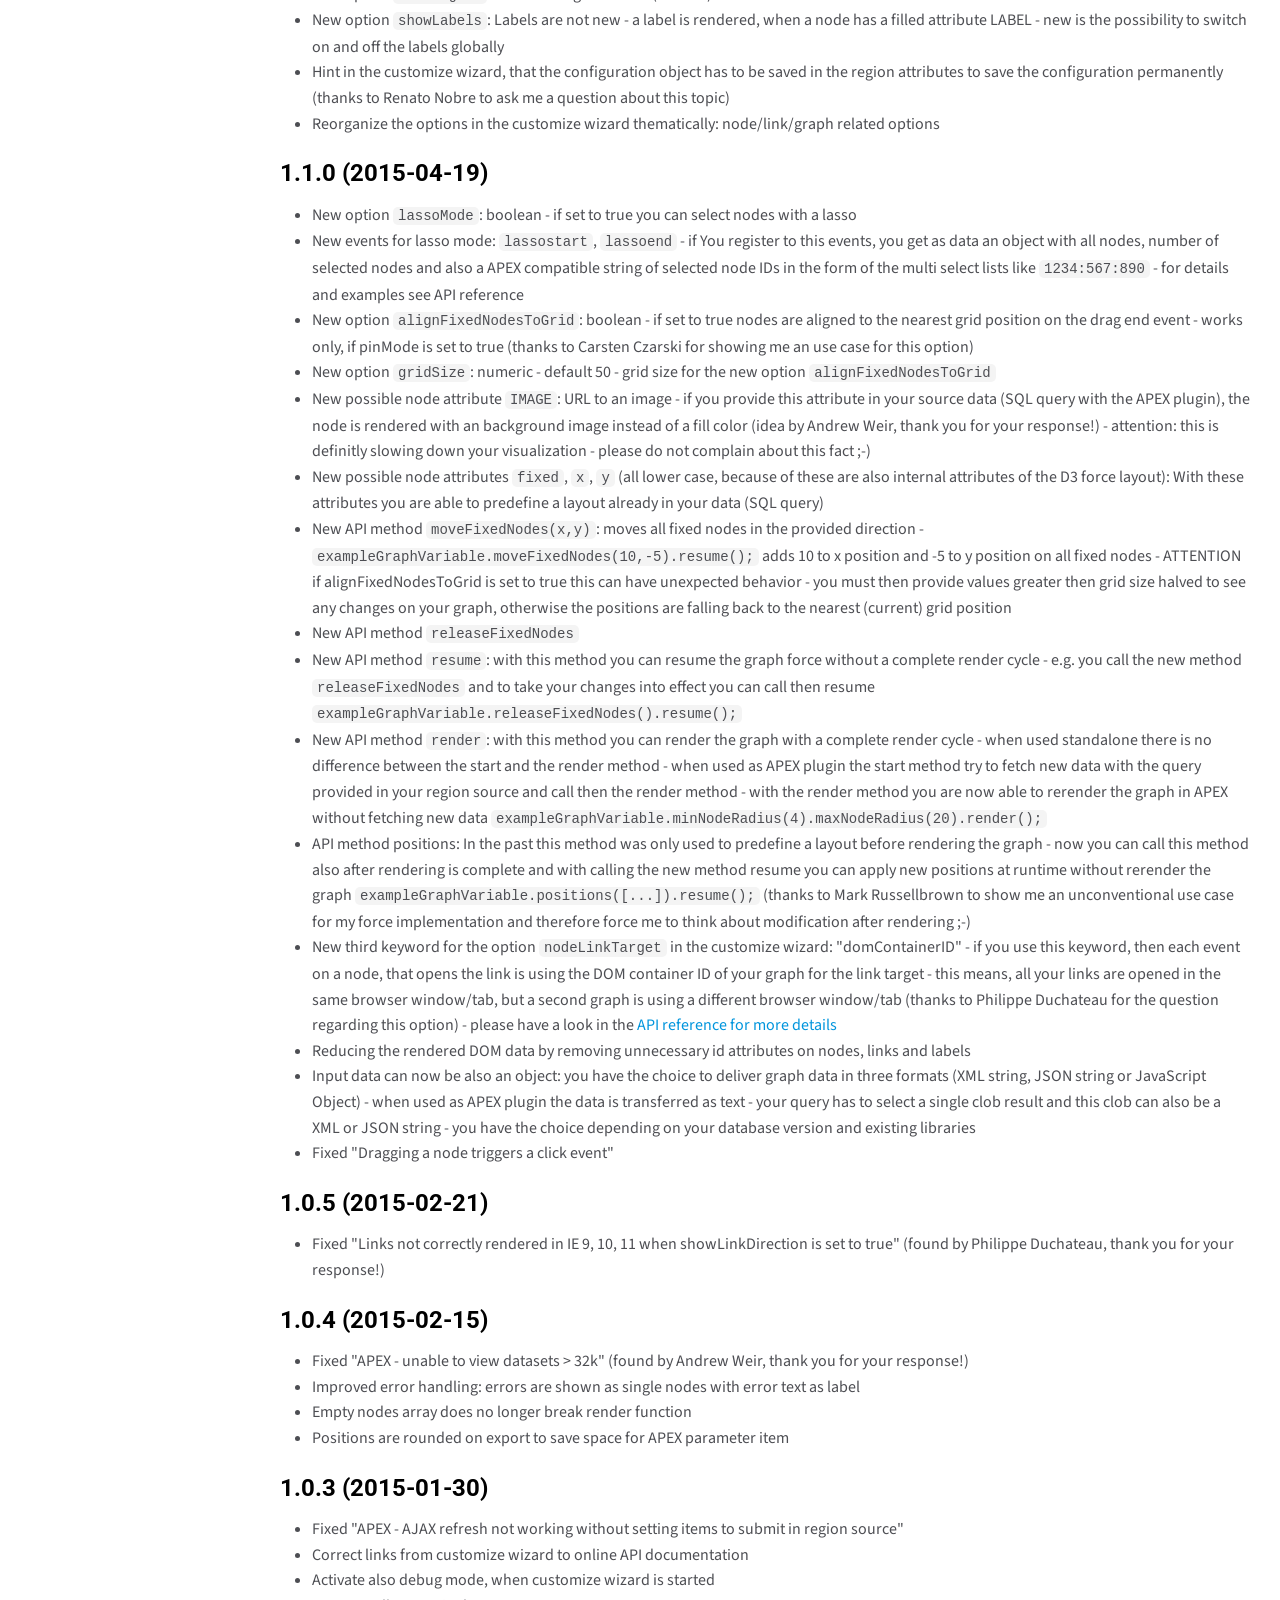
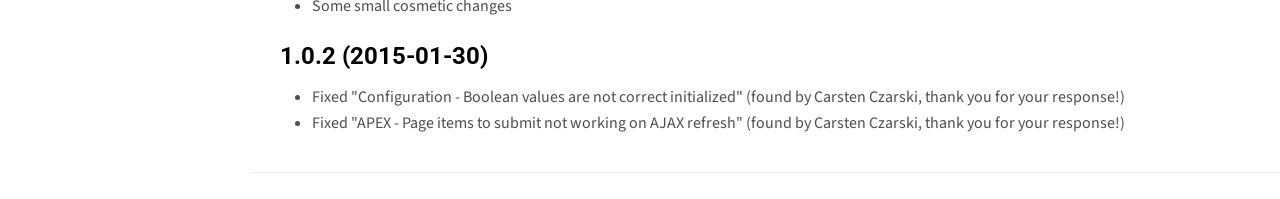
<file: d3-force-apex-plugin/docs/index.html>
<!DOCTYPE html>
<html lang="en">
<head>
    <meta charset="utf-8">
    <meta name="viewport" content="width=device-width,initial-scale=1">
    <title>Home - Documentation</title>

    <script src="scripts/prettify/prettify.js"></script>
    <script src="scripts/prettify/lang-css.js"></script>
    <!--[if lt IE 9]>
      <script src="//html5shiv.googlecode.com/svn/trunk/html5.js"></script>
    <![endif]-->
    <link type="text/css" rel="stylesheet" href="https://code.ionicframework.com/ionicons/2.0.1/css/ionicons.min.css">
    <link type="text/css" rel="stylesheet" href="styles/prettify-tomorrow.css">
    <link type="text/css" rel="stylesheet" href="styles/jsdoc-default.css">
</head>
<body>

<input type="checkbox" id="nav-trigger" class="nav-trigger" />
<label for="nav-trigger" class="navicon-button x">
  <div class="navicon"></div>
</label>

<label for="nav-trigger" class="overlay"></label>

<nav>
    <li class="nav-link nav-home-link"><a href="index.html">Home</a></li><li class="nav-heading">Tutorials</li><li class="nav-item"><a href="tutorial-1-getting-started.html">Getting Started</a></li><li class="nav-item"><a href="tutorial-2-node-and-link-attributes.html">Node & Link Attributes</a></li><li class="nav-item"><a href="tutorial-3-included-sample-data.html">Included Sample Data</a></li><li class="nav-item"><a href="tutorial-4-example-queries.html">Example Queries</a></li><li class="nav-item"><a href="tutorial-5-special-use-cases.html">Special Use Cases</a></li><li class="nav-heading">Modules</li><li class="nav-heading"><span class="nav-item-type type-module">M</span><span class="nav-item-name"><a href="module-API.html">API</a></span></li><li class="nav-item"><span class="nav-item-type type-function">F</span><span class="nav-item-name"><a href="module-API.html#.alignFixedNodesToGrid">alignFixedNodesToGrid</a></span></li><li class="nav-item"><span class="nav-item-type type-function">F</span><span class="nav-item-name"><a href="module-API.html#.autoRefresh">autoRefresh</a></span></li><li class="nav-item"><span class="nav-item-type type-function">F</span><span class="nav-item-name"><a href="module-API.html#.center">center</a></span></li><li class="nav-item"><span class="nav-item-type type-function">F</span><span class="nav-item-name"><a href="module-API.html#.centerPositionGraph">centerPositionGraph</a></span></li><li class="nav-item"><span class="nav-item-type type-function">F</span><span class="nav-item-name"><a href="module-API.html#.centerPositionViewport">centerPositionViewport</a></span></li><li class="nav-item"><span class="nav-item-type type-function">F</span><span class="nav-item-name"><a href="module-API.html#.charge">charge</a></span></li><li class="nav-item"><span class="nav-item-type type-function">F</span><span class="nav-item-name"><a href="module-API.html#.chargeDistance">chargeDistance</a></span></li><li class="nav-item"><span class="nav-item-type type-function">F</span><span class="nav-item-name"><a href="module-API.html#.colorScheme">colorScheme</a></span></li><li class="nav-item"><span class="nav-item-type type-function">F</span><span class="nav-item-name"><a href="module-API.html#.customize">customize</a></span></li><li class="nav-item"><span class="nav-item-type type-function">F</span><span class="nav-item-name"><a href="module-API.html#.data">data</a></span></li><li class="nav-item"><span class="nav-item-type type-function">F</span><span class="nav-item-name"><a href="module-API.html#.debug">debug</a></span></li><li class="nav-item"><span class="nav-item-type type-function">F</span><span class="nav-item-name"><a href="module-API.html#.domParentWidth">domParentWidth</a></span></li><li class="nav-item"><span class="nav-item-type type-function">F</span><span class="nav-item-name"><a href="module-API.html#.dragMode">dragMode</a></span></li><li class="nav-item"><span class="nav-item-type type-function">F</span><span class="nav-item-name"><a href="module-API.html#.forceTimeLimit">forceTimeLimit</a></span></li><li class="nav-item"><span class="nav-item-type type-function">F</span><span class="nav-item-name"><a href="module-API.html#.friction">friction</a></span></li><li class="nav-item"><span class="nav-item-type type-function">F</span><span class="nav-item-name"><a href="module-API.html#.gravity">gravity</a></span></li><li class="nav-item"><span class="nav-item-type type-function">F</span><span class="nav-item-name"><a href="module-API.html#.gridSize">gridSize</a></span></li><li class="nav-item"><span class="nav-item-type type-function">F</span><span class="nav-item-name"><a href="module-API.html#.height">height</a></span></li><li class="nav-item"><span class="nav-item-type type-function">F</span><span class="nav-item-name"><a href="module-API.html#.inspect">inspect</a></span></li><li class="nav-item"><span class="nav-item-type type-function">F</span><span class="nav-item-name"><a href="module-API.html#.keepAspectRatioOnResize">keepAspectRatioOnResize</a></span></li><li class="nav-item"><span class="nav-item-type type-function">F</span><span class="nav-item-name"><a href="module-API.html#.labelDistance">labelDistance</a></span></li><li class="nav-item"><span class="nav-item-type type-function">F</span><span class="nav-item-name"><a href="module-API.html#.labelPlacementIterations">labelPlacementIterations</a></span></li><li class="nav-item"><span class="nav-item-type type-function">F</span><span class="nav-item-name"><a href="module-API.html#.labelsCircular">labelsCircular</a></span></li><li class="nav-item"><span class="nav-item-type type-function">F</span><span class="nav-item-name"><a href="module-API.html#.labelSplitCharacter">labelSplitCharacter</a></span></li><li class="nav-item"><span class="nav-item-type type-function">F</span><span class="nav-item-name"><a href="module-API.html#.lassoMode">lassoMode</a></span></li><li class="nav-item"><span class="nav-item-type type-function">F</span><span class="nav-item-name"><a href="module-API.html#.linkDistance">linkDistance</a></span></li><li class="nav-item"><span class="nav-item-type type-function">F</span><span class="nav-item-name"><a href="module-API.html#.links">links</a></span></li><li class="nav-item"><span class="nav-item-type type-function">F</span><span class="nav-item-name"><a href="module-API.html#.linkStrength">linkStrength</a></span></li><li class="nav-item"><span class="nav-item-type type-function">F</span><span class="nav-item-name"><a href="module-API.html#.maxNodeRadius">maxNodeRadius</a></span></li><li class="nav-item"><span class="nav-item-type type-function">F</span><span class="nav-item-name"><a href="module-API.html#.maxZoomFactor">maxZoomFactor</a></span></li><li class="nav-item"><span class="nav-item-type type-function">F</span><span class="nav-item-name"><a href="module-API.html#.minNodeRadius">minNodeRadius</a></span></li><li class="nav-item"><span class="nav-item-type type-function">F</span><span class="nav-item-name"><a href="module-API.html#.minZoomFactor">minZoomFactor</a></span></li><li class="nav-item"><span class="nav-item-type type-function">F</span><span class="nav-item-name"><a href="module-API.html#.moveFixedNodes">moveFixedNodes</a></span></li><li class="nav-item"><span class="nav-item-type type-function">F</span><span class="nav-item-name"><a href="module-API.html#.nodeDataById">nodeDataById</a></span></li><li class="nav-item"><span class="nav-item-type type-function">F</span><span class="nav-item-name"><a href="module-API.html#.nodeEventToOpenLink">nodeEventToOpenLink</a></span></li><li class="nav-item"><span class="nav-item-type type-function">F</span><span class="nav-item-name"><a href="module-API.html#.nodeEventToStopPinMode">nodeEventToStopPinMode</a></span></li><li class="nav-item"><span class="nav-item-type type-function">F</span><span class="nav-item-name"><a href="module-API.html#.nodeLinkTarget">nodeLinkTarget</a></span></li><li class="nav-item"><span class="nav-item-type type-function">F</span><span class="nav-item-name"><a href="module-API.html#.nodes">nodes</a></span></li><li class="nav-item"><span class="nav-item-type type-function">F</span><span class="nav-item-name"><a href="module-API.html#.onForceEndFunction">onForceEndFunction</a></span></li><li class="nav-item"><span class="nav-item-type type-function">F</span><span class="nav-item-name"><a href="module-API.html#.onForceStartFunction">onForceStartFunction</a></span></li><li class="nav-item"><span class="nav-item-type type-function">F</span><span class="nav-item-name"><a href="module-API.html#.onLassoEndFunction">onLassoEndFunction</a></span></li><li class="nav-item"><span class="nav-item-type type-function">F</span><span class="nav-item-name"><a href="module-API.html#.onLassoStartFunction">onLassoStartFunction</a></span></li><li class="nav-item"><span class="nav-item-type type-function">F</span><span class="nav-item-name"><a href="module-API.html#.onLinkClickFunction">onLinkClickFunction</a></span></li><li class="nav-item"><span class="nav-item-type type-function">F</span><span class="nav-item-name"><a href="module-API.html#.onNodeClickFunction">onNodeClickFunction</a></span></li><li class="nav-item"><span class="nav-item-type type-function">F</span><span class="nav-item-name"><a href="module-API.html#.onNodeContextmenuFunction">onNodeContextmenuFunction</a></span></li><li class="nav-item"><span class="nav-item-type type-function">F</span><span class="nav-item-name"><a href="module-API.html#.onNodeContextmenuPreventDefault">onNodeContextmenuPreventDefault</a></span></li><li class="nav-item"><span class="nav-item-type type-function">F</span><span class="nav-item-name"><a href="module-API.html#.onNodeDblclickFunction">onNodeDblclickFunction</a></span></li><li class="nav-item"><span class="nav-item-type type-function">F</span><span class="nav-item-name"><a href="module-API.html#.onNodeMouseenterFunction">onNodeMouseenterFunction</a></span></li><li class="nav-item"><span class="nav-item-type type-function">F</span><span class="nav-item-name"><a href="module-API.html#.onNodeMouseleaveFunction">onNodeMouseleaveFunction</a></span></li><li class="nav-item"><span class="nav-item-type type-function">F</span><span class="nav-item-name"><a href="module-API.html#.onRenderEndFunction">onRenderEndFunction</a></span></li><li class="nav-item"><span class="nav-item-type type-function">F</span><span class="nav-item-name"><a href="module-API.html#.onResizeFunction">onResizeFunction</a></span></li><li class="nav-item"><span class="nav-item-type type-function">F</span><span class="nav-item-name"><a href="module-API.html#.onResizeFunctionTimeout">onResizeFunctionTimeout</a></span></li><li class="nav-item"><span class="nav-item-type type-function">F</span><span class="nav-item-name"><a href="module-API.html#.options">options</a></span></li><li class="nav-item"><span class="nav-item-type type-function">F</span><span class="nav-item-name"><a href="module-API.html#.optionsCustomizationWizard">optionsCustomizationWizard</a></span></li><li class="nav-item"><span class="nav-item-type type-function">F</span><span class="nav-item-name"><a href="module-API.html#.pinMode">pinMode</a></span></li><li class="nav-item"><span class="nav-item-type type-function">F</span><span class="nav-item-name"><a href="module-API.html#.positions">positions</a></span></li><li class="nav-item"><span class="nav-item-type type-function">F</span><span class="nav-item-name"><a href="module-API.html#.preventLabelOverlappingOnForceEnd">preventLabelOverlappingOnForceEnd</a></span></li><li class="nav-item"><span class="nav-item-type type-function">F</span><span class="nav-item-name"><a href="module-API.html#.refreshInterval">refreshInterval</a></span></li><li class="nav-item"><span class="nav-item-type type-function">F</span><span class="nav-item-name"><a href="module-API.html#.releaseFixedNodes">releaseFixedNodes</a></span></li><li class="nav-item"><span class="nav-item-type type-function">F</span><span class="nav-item-name"><a href="module-API.html#.render">render</a></span></li><li class="nav-item"><span class="nav-item-type type-function">F</span><span class="nav-item-name"><a href="module-API.html#.resume">resume</a></span></li><li class="nav-item"><span class="nav-item-type type-function">F</span><span class="nav-item-name"><a href="module-API.html#.sampleData">sampleData</a></span></li><li class="nav-item"><span class="nav-item-type type-function">F</span><span class="nav-item-name"><a href="module-API.html#.selfLinkDistance">selfLinkDistance</a></span></li><li class="nav-item"><span class="nav-item-type type-function">F</span><span class="nav-item-name"><a href="module-API.html#.selfLinks">selfLinks</a></span></li><li class="nav-item"><span class="nav-item-type type-function">F</span><span class="nav-item-name"><a href="module-API.html#.setDomParentPaddingToZero">setDomParentPaddingToZero</a></span></li><li class="nav-item"><span class="nav-item-type type-function">F</span><span class="nav-item-name"><a href="module-API.html#.showBorder">showBorder</a></span></li><li class="nav-item"><span class="nav-item-type type-function">F</span><span class="nav-item-name"><a href="module-API.html#.showLabels">showLabels</a></span></li><li class="nav-item"><span class="nav-item-type type-function">F</span><span class="nav-item-name"><a href="module-API.html#.showLegend">showLegend</a></span></li><li class="nav-item"><span class="nav-item-type type-function">F</span><span class="nav-item-name"><a href="module-API.html#.showLinkDirection">showLinkDirection</a></span></li><li class="nav-item"><span class="nav-item-type type-function">F</span><span class="nav-item-name"><a href="module-API.html#.showLoadingIndicator">showLoadingIndicator</a></span></li><li class="nav-item"><span class="nav-item-type type-function">F</span><span class="nav-item-name"><a href="module-API.html#.showLoadingIndicatorOnAjaxCall">showLoadingIndicatorOnAjaxCall</a></span></li><li class="nav-item"><span class="nav-item-type type-function">F</span><span class="nav-item-name"><a href="module-API.html#.showSelfLinks">showSelfLinks</a></span></li><li class="nav-item"><span class="nav-item-type type-function">F</span><span class="nav-item-name"><a href="module-API.html#.showTooltips">showTooltips</a></span></li><li class="nav-item"><span class="nav-item-type type-function">F</span><span class="nav-item-name"><a href="module-API.html#.start">start</a></span></li><li class="nav-item"><span class="nav-item-type type-function">F</span><span class="nav-item-name"><a href="module-API.html#.theta">theta</a></span></li><li class="nav-item"><span class="nav-item-type type-function">F</span><span class="nav-item-name"><a href="module-API.html#.tooltipPosition">tooltipPosition</a></span></li><li class="nav-item"><span class="nav-item-type type-function">F</span><span class="nav-item-name"><a href="module-API.html#.transform">transform</a></span></li><li class="nav-item"><span class="nav-item-type type-function">F</span><span class="nav-item-name"><a href="module-API.html#.useDomParentWidth">useDomParentWidth</a></span></li><li class="nav-item"><span class="nav-item-type type-function">F</span><span class="nav-item-name"><a href="module-API.html#.userAgent">userAgent</a></span></li><li class="nav-item"><span class="nav-item-type type-function">F</span><span class="nav-item-name"><a href="module-API.html#.version">version</a></span></li><li class="nav-item"><span class="nav-item-type type-function">F</span><span class="nav-item-name"><a href="module-API.html#.width">width</a></span></li><li class="nav-item"><span class="nav-item-type type-function">F</span><span class="nav-item-name"><a href="module-API.html#.wrapLabels">wrapLabels</a></span></li><li class="nav-item"><span class="nav-item-type type-function">F</span><span class="nav-item-name"><a href="module-API.html#.wrappedLabelLineHeight">wrappedLabelLineHeight</a></span></li><li class="nav-item"><span class="nav-item-type type-function">F</span><span class="nav-item-name"><a href="module-API.html#.wrappedLabelWidth">wrappedLabelWidth</a></span></li><li class="nav-item"><span class="nav-item-type type-function">F</span><span class="nav-item-name"><a href="module-API.html#.zoom">zoom</a></span></li><li class="nav-item"><span class="nav-item-type type-function">F</span><span class="nav-item-name"><a href="module-API.html#.zoomMode">zoomMode</a></span></li><li class="nav-item"><span class="nav-item-type type-function">F</span><span class="nav-item-name"><a href="module-API.html#.zoomSmooth">zoomSmooth</a></span></li><li class="nav-item"><span class="nav-item-type type-function">F</span><span class="nav-item-name"><a href="module-API.html#.zoomToFit">zoomToFit</a></span></li><li class="nav-item"><span class="nav-item-type type-function">F</span><span class="nav-item-name"><a href="module-API.html#.zoomToFitOnForceEnd">zoomToFitOnForceEnd</a></span></li><li class="nav-item"><span class="nav-item-type type-function">F</span><span class="nav-item-name"><a href="module-API.html#.zoomToFitOnResize">zoomToFitOnResize</a></span></li><li class="nav-heading"><a href="global.html">Globals</a></li><li class="nav-item"><span class="nav-item-type type-function">F</span><span class="nav-item-name"><a href="global.html#netGobrechtsD3Force">netGobrechtsD3Force</a></span></li>
</nav>

<div id="main">
    

    



    









    


    <section class="readme">
        <article><p><a href="https://github.com/ogobrecht/d3-force-apex-plugin/releases/latest">Latest version</a> | <a href="https://ogobrecht.github.io/d3-force-apex-plugin/">Docs &amp; API Reference</a> | <a href="https://ogobrecht.github.io/d3-force-apex-plugin/tutorial-1-getting-started.html">Online demo</a> | <a href="https://apex.oracle.com/pls/apex/f?p=18290">APEX Plugin demo</a></p>
<h1>Oracle APEX Region Type Plugin: D3 Force Network Chart</h1><p>This is a D3 force implementation, playground and Oracle APEX plugin, which uses the<br><a href="http://d3js.org/">D3 visualization library</a> to render a network layout. It has the following features:</p>
<ul>
<li>Works with APEX versions &gt;= 5.1.4  or standalone in every HTML page</li>
<li>Interactive customization wizard</li>
<li>Source data can be a XML string, JSON string or JavaScript Object (JSON)</li>
<li>Link directions are visible and self references are rendered in a nice way - have a look in the online demos</li>
<li>Node sizes are calculated between given min and max values depending on the SIZEVALUE attribute in your source data</li>
<li>Node colors are assigned depending on the given COLORVALUE attribute in your source data - if you provide a IMAGE attribute for a node, then the image is used instead of a fill color</li>
<li>Optional tooltips depending on the given INFOSTRING attribute in your source data</li>
<li>If you have a node attribute called LINK, you can define on which event the URL should be called - default is dblclick - try it out in the online demos by double clicking the node KING</li>
<li>Nodes can be pinned and the current positions can be saved and loaded to predefine a layout - optionally you can align the nodes to a grid when they are dragged around</li>
<li>Labels can be wrapped and placed after force end to prevent overlapping (optional, per default switched off)</li>
<li>With the lasso mode you can select nodes and implement a graphical multi select</li>
<li>The graph can be zoomed between the two configured min and max scale factors</li>
<li>There is a JavaScript API to interact with the graph (<a href="https://ogobrecht.github.io/d3-force-apex-plugin/">API reference</a>), also including 12 events (node click, node double click, node contextmenu, node mouse enter, node mouse leave, link click, lasso start, lasso end, force start, force end, render end, resize)</li>
<li>All 12 events are available in APEX - the plugin region can be AJAX refreshed and triggers then also apexbeforerefresh and apexafterrefresh</li>
</ul>
<h2>Requirements</h2><ul>
<li>APEX 5.1.4 or higher, if used as a plugin</li>
<li>A modern browser, which is able to work with SVG and CSS3 - for more informations see the <a href="https://github.com/mbostock/d3/wiki#browser--platform-support">D3 Wiki</a></li>
</ul>
<h2>Installation</h2><h3>APEX</h3><ul>
<li>Download the <a href="https://github.com/ogobrecht/d3-force-apex-plugin/releases/latest">latest version</a></li>
<li>Install the plugin by importing the sql file in the folder <code>apex-plugin</code></li>
</ul>
<h3>Any HTML page</h3><ul>
<li>Download the <a href="https://github.com/ogobrecht/d3-force-apex-plugin/releases/latest">latest version</a></li>
<li>See <code>dist/example.html</code> and <code>docs/tutorial-1-getting-started.html</code></li>
</ul>
<h2>Credits</h2><p>I would like to say THANK YOU to all the people who share their knowledge. Without this sharing I would not have been able to create this D3 implementation. Special thanks to Mike Bostock for his great library and to Carsten Czarski for mentoring me on Oracle APEX plugin development.</p>
<h2>Roadmap</h2><h3>4.0.0 (201x-xx-xx) in planning</h3><ul>
<li>Update to current D3 version (5.x.x): <a href="https://github.com/d3/d3/blob/master/CHANGES.md#forces-d3-force">link 1</a>, <a href="https://github.com/d3/d3-force/blob/master/README.md">link 2</a></li>
<li>Devide code base into modularized graph code and APEX plugin code in different repos to make clear, that the graph function can run in any HTML environment</li>
</ul>
<h2>Changelog</h2><p>This D3 force implementation uses <a href="http://semver.org">semantic versioning</a>.</p>
<p>Please refer to the <a href="https://ogobrecht.github.io/d3-force-apex-plugin/">documentation</a> for more informations on how to get started and an overview of all graph methods. Please use for all comments and discussions the <a href="https://github.com/ogobrecht/d3-force-apex-plugin/issues">issues functionality on GitHub</a>.</p>
<h3>3.1.0 (2019-0x-xx)</h3><p>ATTENTION: You need at least APEX 5.1.4 to be able to import the plugin in your APEX apps. If you need to support older APEX versions (at least 4.2) then download the plugin release 3.0.0.</p>
<ul>
<li>New option forceTimeLimit (<a href="https://ogobrecht.github.io/d3-force-apex-plugin/module-API.html#.forceTimeLimit">API reference</a>)</li>
<li>Nodes have now also a background color when an background image is defined (useful for images with transparency)</li>
<li>New Link attribute LABEL (<a href="https://ogobrecht.github.io/d3-force-apex-plugin/tutorial-2-node-and-link-attributes.html">API reference</a>), which is rendered as a text along the link path and fires the link click event when clicked (the label is easier to click then the link itself - so we have here a usability improvement)</li>
<li>Two new helper methods to get the center of the graph (border box) or the SVG viewport:<ul>
<li>centerPositionGraph (<a href="https://ogobrecht.github.io/d3-force-apex-plugin/module-API.html#.centerPositionGraph">API reference</a>)</li>
<li>centerPositionViewport (<a href="https://ogobrecht.github.io/d3-force-apex-plugin/module-API.html#.centerPositionViewport">API reference</a>)</li>
</ul>
</li>
</ul>
<p>Thanks are going to github.com/Ignacius68 for the valuable feedback and all the beta testing.</p>
<h3>3.0.0 (2018-11-26)</h3><p>Because of breaking API changes we have a new major realease:</p>
<ul>
<li>Overall improvements<ul>
<li>Better responsiveness by implementing a resize observer (native in Chrome since v64, polyfill for other browsers)<ul>
<li>Default true for the following options: <code>zoomToFitOnForceEnd</code> (was false in the past), <code>zoomToFitOnResize</code> (new option), <code>keepAspectRatioOnResize</code> (new option)</li>
<li>When setting the option <code>useDomParentWidth</code> to true together with the previous mentioned defaults you can achieve a responsiveness like with images set to width 100% - see the <a href="https://ogobrecht.github.io/d3-force-apex-plugin/tutorial-1-getting-started.html">online demo</a> and play around with it</li>
</ul>
</li>
<li>All zoom relevant API methods are no longer depending on the <code>zoomMode</code> - they work simply always</li>
<li>The <code>zoomMode</code> sets only the ability for the end user to use zoom and pan </li>
</ul>
</li>
<li>Fixed<ul>
<li>APEX plug-in - sample data is rendered before live data (#32) - thanks are going to github.com/Ignacius68 for finding this bug</li>
</ul>
</li>
<li>New events<ul>
<li>Resize (<a href="https://ogobrecht.github.io/d3-force-apex-plugin/module-API.html#.onResizeFunction">API reference</a>)</li>
</ul>
</li>
<li>New options<ul>
<li>labelSplitCharacter (<a href="https://ogobrecht.github.io/d3-force-apex-plugin/module-API.html#.labelSplitCharacter">API reference</a>)</li>
<li>onResizeFunction (<a href="https://ogobrecht.github.io/d3-force-apex-plugin/module-API.html#.onResizeFunction">API reference</a>)</li>
<li>onResizeFunctionTimeout (<a href="https://ogobrecht.github.io/d3-force-apex-plugin/module-API.html#.onResizeFunctionTimeout">API reference</a>)</li>
<li>zoomToFitOnResize (<a href="https://ogobrecht.github.io/d3-force-apex-plugin/module-API.html#.zoomToFitOnResize">API reference</a>)</li>
<li>keepAspectRatioOnResize (<a href="https://ogobrecht.github.io/d3-force-apex-plugin/module-API.html#.keepAspectRatioOnResize">API reference</a>)</li>
</ul>
</li>
<li>Changed methods<ul>
<li><code>zoom</code> has now a parameter <code>duration</code> (<a href="https://ogobrecht.github.io/d3-force-apex-plugin/module-API.html#.zoom">API reference</a>)</li>
<li><code>transform</code> has now a parameter <code>duration</code> (<a href="https://ogobrecht.github.io/d3-force-apex-plugin/module-API.html#.transform">API reference</a>)</li>
<li><code>useDomParentWidth</code> (<a href="https://ogobrecht.github.io/d3-force-apex-plugin/module-API.html#.useDomParentWidth">API reference</a>) no longer needs a render call to take into effect - it works now immediately; Please remove unneccesary render calls to save CPU and battery time</li>
</ul>
</li>
<li>Deprecated methods for clean API<ul>
<li><code>zoomSmooth</code> - can be replaced with the <code>zoom</code> method (<a href="https://ogobrecht.github.io/d3-force-apex-plugin/module-API.html#.zoom">API reference</a>), please provide a appropriate duration parameter (default is 1500 with zoomSmooth)</li>
</ul>
</li>
</ul>
<p>Thanks are going to github.com/Ignacius68 for the idea for option <code>labelSplitCharacter</code> and all the beta testing.</p>
<h3>2.2.0 (2018-09-29)</h3><ul>
<li>New events<ul>
<li>Render end (<a href="https://ogobrecht.github.io/d3-force-apex-plugin/module-API.html#.onRenderEndFunction">API reference</a>)</li>
<li>Force start (<a href="https://ogobrecht.github.io/d3-force-apex-plugin/module-API.html#.onForceStartFunction">API reference</a>)</li>
<li>Force end (<a href="https://ogobrecht.github.io/d3-force-apex-plugin/module-API.html#.onForceEndFunction">API reference</a>)</li>
</ul>
</li>
<li>New graph methods<ul>
<li>nodes (<a href="https://ogobrecht.github.io/d3-force-apex-plugin/module-API.html#.nodes">API reference</a>)</li>
<li>links (<a href="https://ogobrecht.github.io/d3-force-apex-plugin/module-API.html#.links">API reference</a>)</li>
<li>selfLinks (<a href="https://ogobrecht.github.io/d3-force-apex-plugin/module-API.html#.selfLinks">API reference</a>)</li>
<li>All three returning a D3 selection (array) for direct manipulation with D3 methods like <code>style</code> or <code>classed</code> - also see the <a href="https://github.com/d3/d3-3.x-api-reference/blob/master/Selections.md#operating-on-selections">D3 docs</a></li>
</ul>
</li>
</ul>
<p>Thanks are going to github.com/Ignacius68 for the inspiration.</p>
<h3>2.1.2 (2018-01-07)</h3><ul>
<li>Fixed again :-(<ul>
<li>APEX plugin - semi colon in region query no longer throws an error</li>
<li>Was a copy paste bug...  no comments please...</li>
</ul>
</li>
</ul>
<h3>2.1.1 (2018-01-06)</h3><ul>
<li>Fixed: Nodes stick on the top left corner in APEX 5.x under some circumstances</li>
<li>Improved docs: getting started section</li>
</ul>
<h3>2.1.0 (2017-12-30)</h3><ul>
<li>New option <code>wrapLabels</code> with a configurable max width - thanks to Ekaterina &amp; Andrey for the idea</li>
<li>New option <code>zoomToFitOnForceEnd</code> to fit the graph in the available space on force end (like the automatic label placement) - needs the zoomMode switched on to work properly</li>
<li>New API method <code>zoomToFit</code>, which is used by the option zoomToFitOnForceEnd - now you can do things like <code>example.width(800).height(600).zoomToFit()</code> :-)</li>
<li>APEX enhancements: the graph is listen to the event <code>apexwindowresized</code> and the click on the navigation control button in the universal theme - together with the option <code>useDomParentWidth</code> the graph is then always using the available width</li>
<li>Changed: Use JSDoc to generate documentation and API reference. Relocate documentation from own Wiki to GitHub pages</li>
<li>Reorganized repository structure</li>
<li>Fixed: Standalone version not loading after APEX 5.1 bugfix</li>
<li>Fixed: APEX plugin - semi colon in region query no longer throws an error</li>
</ul>
<h3>2.0.3 (2016-12-13)</h3><ul>
<li>Fixed: #18 - APEX 5.1: jQuery reports syntax error and graph stops loading, if &quot;Page Items to Submit&quot; is not configured - thanks to github.com/KiralyCs to report this issue</li>
</ul>
<h3>2.0.2 (2016-07-17)</h3><ul>
<li>Fixed: #12 - tooltips not showing correctly, if showLabels are set to false - thanks to github.com/pocelka to report this issue</li>
</ul>
<h3>2.0.1 (2015-11-18)</h3><ul>
<li>Fixed: Fixed positions not working in initial data in v2.0.0 - thanks to github.com/rlashaw to report this issue</li>
<li>Move online demo and documentation to own wiki for better maintenance</li>
</ul>
<h3>2.0.0 (2015-11-07)</h3><ul>
<li>New option <code>preventLabelOverlappingOnForceEnd</code>: If set to true the labels are aligned with a simulated annealing function to prevent overlapping when the graph is cooled down (correctly on the force end event and only on labels, who are not circular) - thanks to Philippe Duchateau to ask for such a feature and all the testing</li>
<li>New option <code>labelPlacementIterations</code>: The number of iterations for the preventLabelOverlappingOnForceEnd function - default is 250 - as higher the number, as higher the quality of the result - for details refer to the description of the <a href="https://github.com/tinker10/D3-Labeler">simulated annealing function</a> from the author Evan Wang</li>
<li>New behaviour: the font size and weight of a label is aligned when you hovering a node with your mouse - this helps you to find the right label in graphs with many nodes</li>
<li>New possible value <code>dotted</code> for the links <code>STYLE</code> attribute: Now you have solid, dashed and dotted available for link styles</li>
<li>New link attribute <code>INFOSTRING</code>: Like for nodes - this is shown as a tooltip, if tooltips are switched on in the configuration and you hover the links; ATTENTION: links are very narrow, so this plays nice together with the zoomMode; thanks again to Philippe Duchateau for the ideas of this and the next feature :-)</li>
<li>New link attribute <code>COLOR</code>: This must be a HTML color code like <code>green</code> or <code>#00ff00</code> because of SVG standard 1.1 does not support the inheritance of colors to markers and the graph function hast to manage dynamic markers for the colors and therefore the color names are used as identifiers for the markers</li>
<li>New API method/option <code>transform</code>: behaves like a normal getter/setter (the zoom and zoomSmooth methods implements only setters) and can be used in the conf object to initialize the graph with different translate/scale factors than [0,0]/1 - works only, if the zoomMode is set to true - the current transform value(an object) is rendered in the customization wizard conf object text area like all other options when the current value is different then the default value <code>{&quot;translate&quot;:[0,0],&quot;scale&quot;:1}</code></li>
<li>Fixed: With the option alignFixedNodesToGrid it was possible to place nodes direct on the graphs left or top border - now the nodes are placed to the gridSize value, if the current position is smaller or equal the half of the gridsize</li>
<li>Fixed: Provided fixed positions on startup not correctly set</li>
<li>Fixed: No node shown if there is only one record return (thanks to Kenny Wang for reporting this issue)</li>
<li>Code integration of the D3 lasso and labeler plugins - no more need to load the files for this plugins</li>
<li>Code replacement of the XML to JSON converter X2JS with an own one</li>
<li>Code refactoring against JSHint: This refactoring is also the reason for a new major version (API changed: renamed graph function, integration of libs, new XML parser)</li>
<li>Update to D3 v3.5.6</li>
</ul>
<h3>1.4.1 (2015-08-05)</h3><ul>
<li>Fixed &quot;Tooltip on wrong positions in complex layouts&quot;. This was also the case with APEX 5 and universal theme. Thanks to Philippe Duchateau for telling me about this problem.</li>
</ul>
<h3>1.4.0 (2015-08-03)</h3><ul>
<li>New possible node attribute <code>COLORLABEL</code>: Since there is an option to render a legend, it makes no sense to render the color names as legend labels, if the colorScheme &quot;direct&quot; is used to directly deliver CSS color codes (thanks to Philippe Duchateau for telling me about the problems); With other color schemes it is ok, since the COLORVALUE information can be any string like department names or ids or city names or whatever; To not to break existing graphs, the COLORVALUE is used as the legend label, if the COLORLABEL is not given in the nodes attributes</li>
<li>New option <code>onLinkClickFunction</code>: You can register a function which is called when a link is clicked (thanks to Niels de Bruijn for requesting this feature); It is not so easy to click a link, because the links are so narrow - if this option is needed I recommend to switch on the zoom mode - with zoom and pan it feels more natural to click links</li>
<li>New option <code>setDomParentPaddingToZero</code>: Boolean. If true, the style <code>padding: 0px;</code> is added to the graphs DOM parent element; If false, this style is removed from the graphs DOM parent element</li>
<li>The customization wizard shows now in the configuration object only non-default options; This reduces the size of the configuration object and is more transparent</li>
<li>New API methods <code>options</code> and <code>optionsCustomizationWizard</code>: with this API methods you can get and set the whole configuration object with one call; <code>options</code> ouput includes all options, which are accessible via the API methods including the registered event functions (no APEX dynamic actions, only the functions under the report attributes); <code>optionsCustomizationWizard</code> output includes only the options, which are accessible via the customization wizard; With both methods you can set all options which are accessible via the API in one call</li>
<li>Restructuring the online API reference method overview</li>
</ul>
<h3>1.3.0 (2015-06-07)</h3><ul>
<li>New option <code>showLoadingIndicatorOnAjaxCall</code>: if set to true, a loading indicator is shown when used as a APEX plugin during the AJAX calls; If you want to show the loading indicator in a standalone implementation you can show and hide the loading indicator directly with the API method <code>showLoadingIndicator</code> (SHOW: <code>example.showLoadingIndicator(true);</code> HIDE: <code>example.showLoadingIndicator(false);</code>)</li>
<li>Update to D3 v3.5.5</li>
</ul>
<h3>1.2.1 (2015-06-02)</h3><ul>
<li>Fixed &quot;Customize wizard jumps down when dragged on pages with hidden or fixed elements&quot;</li>
</ul>
<h3>1.2.0 (2015-05-31)</h3><ul>
<li>Refactor render function, so that the returned graph function is only one line of code and does not spoil the console when debug is set to true</li>
<li>New option <code>zoomMode</code> (thanks to Alexej Schneider to ask for this feature and for testing the new version and his valuable feedback): I tried this before and was not happy with the solution, because the pan were disturbing the nodes drag functionality - now it is working :-) ATTENTION: When zoomMode is set to true then the lassoMode is only working with the pressed alt or shift key KNOWN BUG: In iOS it is after the first zoom event no more possible, to drag a node - instead the whole graph is moved - this is, because iOS Safari provide a wrong event.target.tagName. Also a problem: your are not able to press the alt or shift key - if you want to use lasso and zoom together on a touch device, you have to provide a workaround; One possible way is to provide a button, which turns zoom mode on and off with the API zoomMode method - then the user has the choice between these two modes - not comfortable, but working</li>
<li>New option <code>minZoomFactor</code>: The minimum possible zoom factor</li>
<li>New option <code>maxZoomFactor</code>: The maximum possible zoom factor</li>
<li>New method <code>zoom</code>: Can be used to programatically zoom to a point in the graph with the three parameters centerX, centerY and viewportWidth; <a href="https://ogobrecht.github.io/d3-force-apex-plugin/module-API.html#.zoom">read more...</a></li>
<li>New method <code>zoomSmooth</code>: Does the same as the zoom method, but animated in a nice way: <a href="https://ogobrecht.github.io/d3-force-apex-plugin/module-API.html#.zoomSmooth">read more...</a></li>
<li>New method <code>nodeDataById</code>: Helper function to get the data of one node. Can be helpful for the two new zoom methods to programatically focus a single node</li>
<li>New option <code>showLegend</code>: renders a legend for all (distinct) COLORVALUE attribute values of the nodes</li>
<li>New option <code>showLabels</code>: Labels are not new - a label is rendered, when a node has a filled attribute LABEL - new is the possibility to switch on and off the labels globally</li>
<li>Hint in the customize wizard, that the configuration object has to be saved in the region attributes to save the configuration permanently (thanks to Renato Nobre to ask me a question about this topic)</li>
<li>Reorganize the options in the customize wizard thematically: node/link/graph related options</li>
</ul>
<h3>1.1.0 (2015-04-19)</h3><ul>
<li>New option <code>lassoMode</code>: boolean - if set to true you can select nodes with a lasso</li>
<li>New events for lasso mode: <code>lassostart</code>, <code>lassoend</code> - if You register to this events, you get as data an object with all nodes, number of selected nodes and also a APEX compatible string of selected node IDs in the form of the multi select lists like <code>1234:567:890</code> - for details and examples see API reference</li>
<li>New option <code>alignFixedNodesToGrid</code>: boolean - if set to true nodes are aligned to the nearest grid position on the drag end event - works only, if pinMode is set to true (thanks to Carsten Czarski for showing me an use case for this option)</li>
<li>New option <code>gridSize</code>: numeric - default 50 - grid size for the new option <code>alignFixedNodesToGrid</code></li>
<li>New possible node attribute <code>IMAGE</code>: URL to an image - if you provide this attribute in your source data (SQL query with the APEX plugin), the node is rendered with an background image instead of a fill color (idea by Andrew Weir, thank you for your response!) - attention: this is definitly slowing down your visualization - please do not complain about this fact ;-)</li>
<li>New possible node attributes <code>fixed</code>, <code>x</code>, <code>y</code> (all lower case, because of these are also internal attributes of the D3 force layout): With these attributes you are able to predefine a layout already in your data (SQL query)</li>
<li>New API method <code>moveFixedNodes(x,y)</code>: moves all fixed nodes in the provided direction - <code>exampleGraphVariable.moveFixedNodes(10,-5).resume();</code> adds 10 to x position and -5 to y position on all fixed nodes - ATTENTION if alignFixedNodesToGrid is set to true this can have unexpected behavior - you must then provide values greater then grid size halved to see any changes on your graph, otherwise the positions are falling back to the nearest (current) grid position</li>
<li>New API method <code>releaseFixedNodes</code></li>
<li>New API method <code>resume</code>: with this method you can resume the graph force without a complete render cycle - e.g. you call the new method <code>releaseFixedNodes</code> and to take your changes into effect you can call then resume <code>exampleGraphVariable.releaseFixedNodes().resume();</code></li>
<li>New API method <code>render</code>: with this method you can render the graph with a complete render cycle - when used standalone there is no difference between the start and the render method - when used as APEX plugin the start method try to fetch new data with the query provided in your region source and call then the render method - with the render method you are now able to rerender the graph in APEX without fetching new data <code>exampleGraphVariable.minNodeRadius(4).maxNodeRadius(20).render();</code></li>
<li>API method positions: In the past this method was only used to predefine a layout before rendering the graph - now you can call this method also after rendering is complete and with calling the new method resume you can apply new positions at runtime without rerender the graph <code>exampleGraphVariable.positions([...]).resume();</code> (thanks to Mark Russellbrown to show me an unconventional use case for my force implementation and therefore force me to think about modification after rendering ;-)</li>
<li>New third keyword for the option <code>nodeLinkTarget</code> in the customize wizard: &quot;domContainerID&quot; - if you use this keyword, then each event on a node, that opens the link is using the DOM container ID of your graph for the link target - this means, all your links are opened in the same browser window/tab, but a second graph is using a different browser window/tab (thanks to Philippe Duchateau for the question regarding this option) - please have a look in the <a href="https://ogobrecht.github.io/d3-force-apex-plugin/module-API.html#.nodeLinkTarget">API reference for more details</a></li>
<li>Reducing the rendered DOM data by removing unnecessary id attributes on nodes, links and labels</li>
<li>Input data can now be also an object: you have the choice to deliver graph data in three formats (XML string, JSON string or JavaScript Object) - when used as APEX plugin the data is transferred as text - your query has to select a single clob result and this clob can also be a XML or JSON string - you have the choice depending on your database version and existing libraries</li>
<li>Fixed &quot;Dragging a node triggers a click event&quot;</li>
</ul>
<h3>1.0.5 (2015-02-21)</h3><ul>
<li>Fixed &quot;Links not correctly rendered in IE 9, 10, 11 when showLinkDirection is set to true&quot; (found by Philippe Duchateau, thank you for your response!)</li>
</ul>
<h3>1.0.4 (2015-02-15)</h3><ul>
<li>Fixed &quot;APEX - unable to view datasets &gt; 32k&quot; (found by Andrew Weir, thank you for your response!)</li>
<li>Improved error handling: errors are shown as single nodes with error text as label</li>
<li>Empty nodes array does no longer break render function</li>
<li>Positions are rounded on export to save space for APEX parameter item</li>
</ul>
<h3>1.0.3 (2015-01-30)</h3><ul>
<li>Fixed &quot;APEX - AJAX refresh not working without setting items to submit in region source&quot;</li>
<li>Correct links from customize wizard to online API documentation</li>
<li>Activate also debug mode, when customize wizard is started</li>
<li>Some small cosmetic changes</li>
</ul>
<h3>1.0.2 (2015-01-30)</h3><ul>
<li>Fixed &quot;Configuration - Boolean values are not correct initialized&quot; (found by Carsten Czarski, thank you for your response!)</li>
<li>Fixed &quot;APEX - Page items to submit not working on AJAX refresh&quot; (found by Carsten Czarski, thank you for your response!)</li>
</ul></article>
    </section>






</div>

<br class="clear">

<footer>
    Generated by <a href="https://github.com/jsdoc3/jsdoc">JSDoc 3.5.5</a> on Sun Apr 28 2019 15:36:35 GMT+0200 (Mitteleuropäische Sommerzeit) using the Minami theme.
</footer>

<script>prettyPrint();</script>
<script src="scripts/linenumber.js"></script>
</body>
</html>
</file>
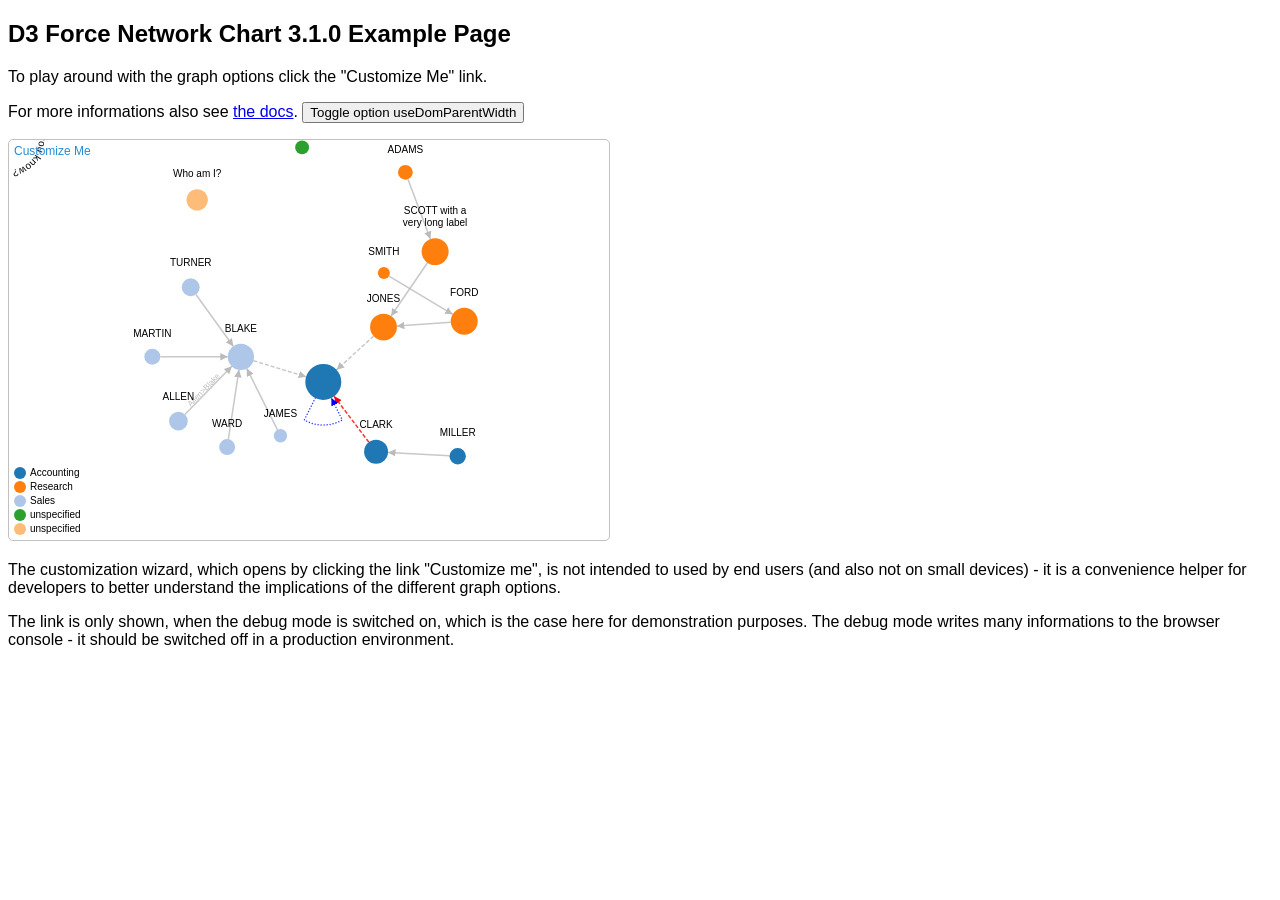
<file: d3-force-apex-plugin/dist/example.html>
<!DOCTYPE html>
<html>

<head>
  <meta charset="utf-8">
  <meta http-equiv="X-UA-Compatible" content="IE=edge">
  <meta name="viewport" content="width=device-width, initial-scale=1">
  <title>D3 Force Network Chart</title>
</head>

<body style="font-family:Arial, Helvetica, sans-serif">
  <h2>D3 Force Network Chart 3.1.0 Example Page</h2>
  <p>To play around with the graph options click the "Customize Me" link.</p>
  <p>For more informations also see <a href="https://ogobrecht.github.io/d3-force-apex-plugin/" target="_blank">the
      docs</a>. <button onclick="example.useDomParentWidth((example.useDomParentWidth()?false:true))">Toggle option
      useDomParentWidth</button></p>
  <div id="example"></div>
  <p>The customization wizard, which opens by clicking the link "Customize me", is not intended to used by end users
    (and also not on small devices) - it is a convenience helper for developers to better understand the implications
    of the different graph options.</p>
  <p>The link is only shown, when the debug mode is switched on, which is the case here for demonstration purposes. The
    debug mode writes many informations to the browser console - it should be switched off in a production environment.</p>
  <link href="d3-force-3.1.0.css" rel="stylesheet" type="text/css">
  <script src="lib/resize-observer-polyfill/ResizeObserver-1.5.0.min.js"></script>
  <script src="lib/d3/d3-3.5.6.min.js"></script>
  <script src="d3-force-3.1.0.min.js"></script>
  <script>
    window.onload = function () {
      example = netGobrechtsD3Force('example')
        .width(600)
        .height(400)
        //.useDomParentWidth(true) //for responsive layout
        .zoomMode(true)
        .lassoMode(true)
        .wrapLabels(true)
        .debug(true) //to enable the customization wizard
        .render(); //sample data is provided when called without data
      //see also https://ogobrecht.github.io/d3-force-apex-plugin/tutorial-1-getting-started.html
    }
  </script>
</body>

</html>
</file>
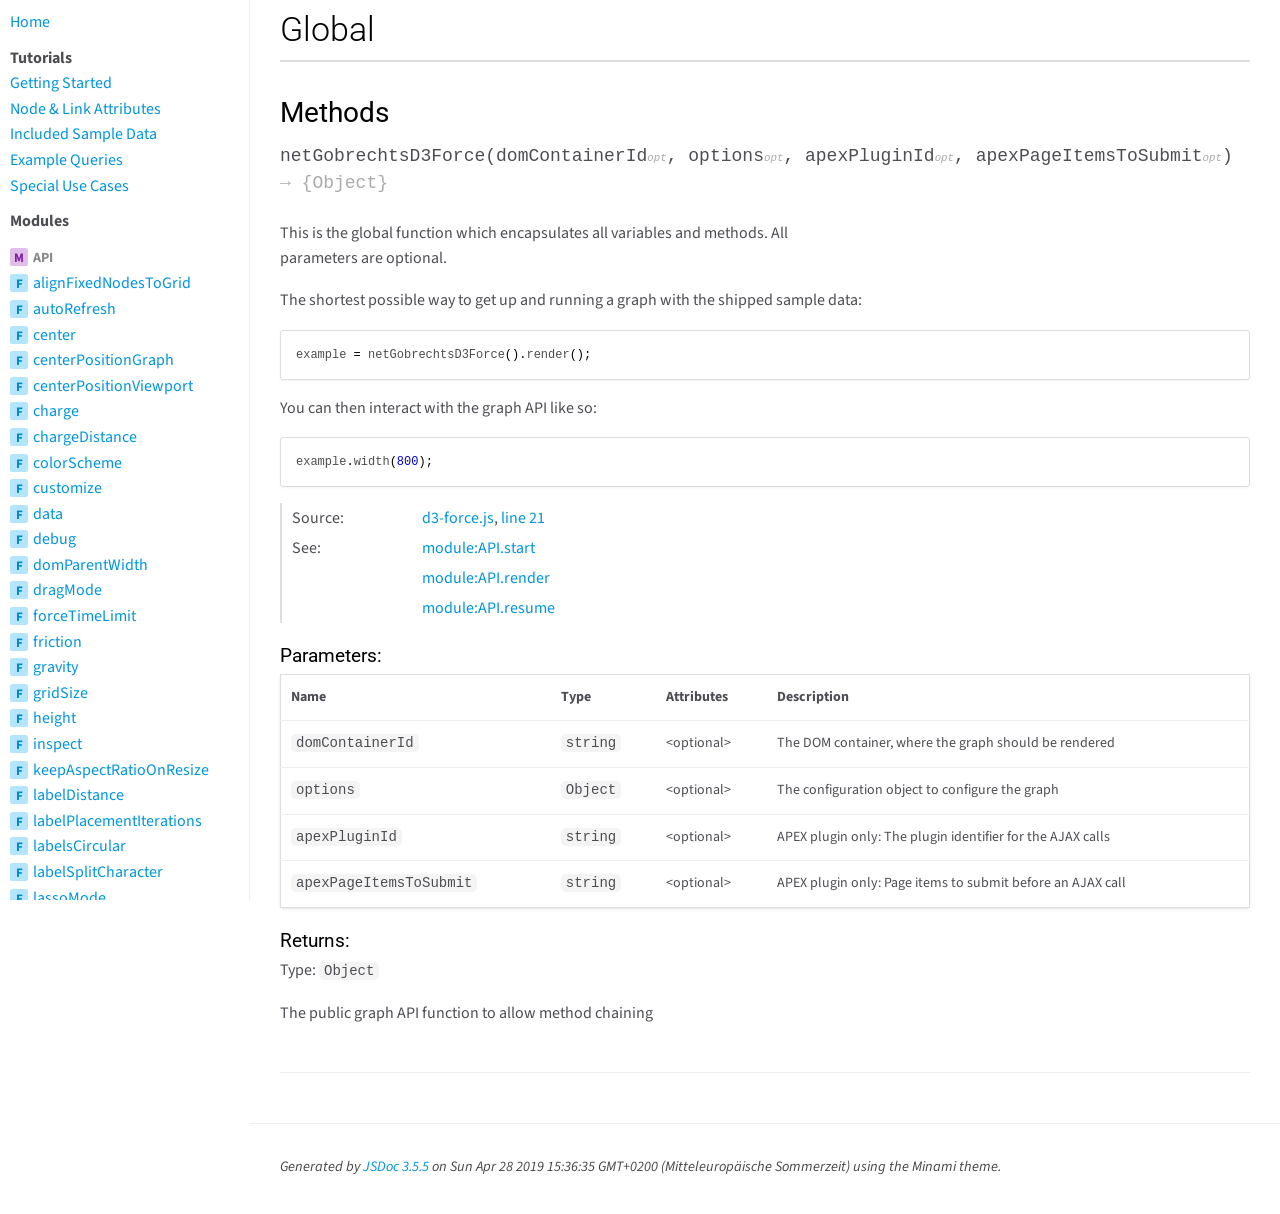
<file: d3-force-apex-plugin/docs/global.html>
<!DOCTYPE html>
<html lang="en">
<head>
    <meta charset="utf-8">
    <meta name="viewport" content="width=device-width,initial-scale=1">
    <title>Global - Documentation</title>

    <script src="scripts/prettify/prettify.js"></script>
    <script src="scripts/prettify/lang-css.js"></script>
    <!--[if lt IE 9]>
      <script src="//html5shiv.googlecode.com/svn/trunk/html5.js"></script>
    <![endif]-->
    <link type="text/css" rel="stylesheet" href="https://code.ionicframework.com/ionicons/2.0.1/css/ionicons.min.css">
    <link type="text/css" rel="stylesheet" href="styles/prettify-tomorrow.css">
    <link type="text/css" rel="stylesheet" href="styles/jsdoc-default.css">
</head>
<body>

<input type="checkbox" id="nav-trigger" class="nav-trigger" />
<label for="nav-trigger" class="navicon-button x">
  <div class="navicon"></div>
</label>

<label for="nav-trigger" class="overlay"></label>

<nav>
    <li class="nav-link nav-home-link"><a href="index.html">Home</a></li><li class="nav-heading">Tutorials</li><li class="nav-item"><a href="tutorial-1-getting-started.html">Getting Started</a></li><li class="nav-item"><a href="tutorial-2-node-and-link-attributes.html">Node & Link Attributes</a></li><li class="nav-item"><a href="tutorial-3-included-sample-data.html">Included Sample Data</a></li><li class="nav-item"><a href="tutorial-4-example-queries.html">Example Queries</a></li><li class="nav-item"><a href="tutorial-5-special-use-cases.html">Special Use Cases</a></li><li class="nav-heading">Modules</li><li class="nav-heading"><span class="nav-item-type type-module">M</span><span class="nav-item-name"><a href="module-API.html">API</a></span></li><li class="nav-item"><span class="nav-item-type type-function">F</span><span class="nav-item-name"><a href="module-API.html#.alignFixedNodesToGrid">alignFixedNodesToGrid</a></span></li><li class="nav-item"><span class="nav-item-type type-function">F</span><span class="nav-item-name"><a href="module-API.html#.autoRefresh">autoRefresh</a></span></li><li class="nav-item"><span class="nav-item-type type-function">F</span><span class="nav-item-name"><a href="module-API.html#.center">center</a></span></li><li class="nav-item"><span class="nav-item-type type-function">F</span><span class="nav-item-name"><a href="module-API.html#.centerPositionGraph">centerPositionGraph</a></span></li><li class="nav-item"><span class="nav-item-type type-function">F</span><span class="nav-item-name"><a href="module-API.html#.centerPositionViewport">centerPositionViewport</a></span></li><li class="nav-item"><span class="nav-item-type type-function">F</span><span class="nav-item-name"><a href="module-API.html#.charge">charge</a></span></li><li class="nav-item"><span class="nav-item-type type-function">F</span><span class="nav-item-name"><a href="module-API.html#.chargeDistance">chargeDistance</a></span></li><li class="nav-item"><span class="nav-item-type type-function">F</span><span class="nav-item-name"><a href="module-API.html#.colorScheme">colorScheme</a></span></li><li class="nav-item"><span class="nav-item-type type-function">F</span><span class="nav-item-name"><a href="module-API.html#.customize">customize</a></span></li><li class="nav-item"><span class="nav-item-type type-function">F</span><span class="nav-item-name"><a href="module-API.html#.data">data</a></span></li><li class="nav-item"><span class="nav-item-type type-function">F</span><span class="nav-item-name"><a href="module-API.html#.debug">debug</a></span></li><li class="nav-item"><span class="nav-item-type type-function">F</span><span class="nav-item-name"><a href="module-API.html#.domParentWidth">domParentWidth</a></span></li><li class="nav-item"><span class="nav-item-type type-function">F</span><span class="nav-item-name"><a href="module-API.html#.dragMode">dragMode</a></span></li><li class="nav-item"><span class="nav-item-type type-function">F</span><span class="nav-item-name"><a href="module-API.html#.forceTimeLimit">forceTimeLimit</a></span></li><li class="nav-item"><span class="nav-item-type type-function">F</span><span class="nav-item-name"><a href="module-API.html#.friction">friction</a></span></li><li class="nav-item"><span class="nav-item-type type-function">F</span><span class="nav-item-name"><a href="module-API.html#.gravity">gravity</a></span></li><li class="nav-item"><span class="nav-item-type type-function">F</span><span class="nav-item-name"><a href="module-API.html#.gridSize">gridSize</a></span></li><li class="nav-item"><span class="nav-item-type type-function">F</span><span class="nav-item-name"><a href="module-API.html#.height">height</a></span></li><li class="nav-item"><span class="nav-item-type type-function">F</span><span class="nav-item-name"><a href="module-API.html#.inspect">inspect</a></span></li><li class="nav-item"><span class="nav-item-type type-function">F</span><span class="nav-item-name"><a href="module-API.html#.keepAspectRatioOnResize">keepAspectRatioOnResize</a></span></li><li class="nav-item"><span class="nav-item-type type-function">F</span><span class="nav-item-name"><a href="module-API.html#.labelDistance">labelDistance</a></span></li><li class="nav-item"><span class="nav-item-type type-function">F</span><span class="nav-item-name"><a href="module-API.html#.labelPlacementIterations">labelPlacementIterations</a></span></li><li class="nav-item"><span class="nav-item-type type-function">F</span><span class="nav-item-name"><a href="module-API.html#.labelsCircular">labelsCircular</a></span></li><li class="nav-item"><span class="nav-item-type type-function">F</span><span class="nav-item-name"><a href="module-API.html#.labelSplitCharacter">labelSplitCharacter</a></span></li><li class="nav-item"><span class="nav-item-type type-function">F</span><span class="nav-item-name"><a href="module-API.html#.lassoMode">lassoMode</a></span></li><li class="nav-item"><span class="nav-item-type type-function">F</span><span class="nav-item-name"><a href="module-API.html#.linkDistance">linkDistance</a></span></li><li class="nav-item"><span class="nav-item-type type-function">F</span><span class="nav-item-name"><a href="module-API.html#.links">links</a></span></li><li class="nav-item"><span class="nav-item-type type-function">F</span><span class="nav-item-name"><a href="module-API.html#.linkStrength">linkStrength</a></span></li><li class="nav-item"><span class="nav-item-type type-function">F</span><span class="nav-item-name"><a href="module-API.html#.maxNodeRadius">maxNodeRadius</a></span></li><li class="nav-item"><span class="nav-item-type type-function">F</span><span class="nav-item-name"><a href="module-API.html#.maxZoomFactor">maxZoomFactor</a></span></li><li class="nav-item"><span class="nav-item-type type-function">F</span><span class="nav-item-name"><a href="module-API.html#.minNodeRadius">minNodeRadius</a></span></li><li class="nav-item"><span class="nav-item-type type-function">F</span><span class="nav-item-name"><a href="module-API.html#.minZoomFactor">minZoomFactor</a></span></li><li class="nav-item"><span class="nav-item-type type-function">F</span><span class="nav-item-name"><a href="module-API.html#.moveFixedNodes">moveFixedNodes</a></span></li><li class="nav-item"><span class="nav-item-type type-function">F</span><span class="nav-item-name"><a href="module-API.html#.nodeDataById">nodeDataById</a></span></li><li class="nav-item"><span class="nav-item-type type-function">F</span><span class="nav-item-name"><a href="module-API.html#.nodeEventToOpenLink">nodeEventToOpenLink</a></span></li><li class="nav-item"><span class="nav-item-type type-function">F</span><span class="nav-item-name"><a href="module-API.html#.nodeEventToStopPinMode">nodeEventToStopPinMode</a></span></li><li class="nav-item"><span class="nav-item-type type-function">F</span><span class="nav-item-name"><a href="module-API.html#.nodeLinkTarget">nodeLinkTarget</a></span></li><li class="nav-item"><span class="nav-item-type type-function">F</span><span class="nav-item-name"><a href="module-API.html#.nodes">nodes</a></span></li><li class="nav-item"><span class="nav-item-type type-function">F</span><span class="nav-item-name"><a href="module-API.html#.onForceEndFunction">onForceEndFunction</a></span></li><li class="nav-item"><span class="nav-item-type type-function">F</span><span class="nav-item-name"><a href="module-API.html#.onForceStartFunction">onForceStartFunction</a></span></li><li class="nav-item"><span class="nav-item-type type-function">F</span><span class="nav-item-name"><a href="module-API.html#.onLassoEndFunction">onLassoEndFunction</a></span></li><li class="nav-item"><span class="nav-item-type type-function">F</span><span class="nav-item-name"><a href="module-API.html#.onLassoStartFunction">onLassoStartFunction</a></span></li><li class="nav-item"><span class="nav-item-type type-function">F</span><span class="nav-item-name"><a href="module-API.html#.onLinkClickFunction">onLinkClickFunction</a></span></li><li class="nav-item"><span class="nav-item-type type-function">F</span><span class="nav-item-name"><a href="module-API.html#.onNodeClickFunction">onNodeClickFunction</a></span></li><li class="nav-item"><span class="nav-item-type type-function">F</span><span class="nav-item-name"><a href="module-API.html#.onNodeContextmenuFunction">onNodeContextmenuFunction</a></span></li><li class="nav-item"><span class="nav-item-type type-function">F</span><span class="nav-item-name"><a href="module-API.html#.onNodeContextmenuPreventDefault">onNodeContextmenuPreventDefault</a></span></li><li class="nav-item"><span class="nav-item-type type-function">F</span><span class="nav-item-name"><a href="module-API.html#.onNodeDblclickFunction">onNodeDblclickFunction</a></span></li><li class="nav-item"><span class="nav-item-type type-function">F</span><span class="nav-item-name"><a href="module-API.html#.onNodeMouseenterFunction">onNodeMouseenterFunction</a></span></li><li class="nav-item"><span class="nav-item-type type-function">F</span><span class="nav-item-name"><a href="module-API.html#.onNodeMouseleaveFunction">onNodeMouseleaveFunction</a></span></li><li class="nav-item"><span class="nav-item-type type-function">F</span><span class="nav-item-name"><a href="module-API.html#.onRenderEndFunction">onRenderEndFunction</a></span></li><li class="nav-item"><span class="nav-item-type type-function">F</span><span class="nav-item-name"><a href="module-API.html#.onResizeFunction">onResizeFunction</a></span></li><li class="nav-item"><span class="nav-item-type type-function">F</span><span class="nav-item-name"><a href="module-API.html#.onResizeFunctionTimeout">onResizeFunctionTimeout</a></span></li><li class="nav-item"><span class="nav-item-type type-function">F</span><span class="nav-item-name"><a href="module-API.html#.options">options</a></span></li><li class="nav-item"><span class="nav-item-type type-function">F</span><span class="nav-item-name"><a href="module-API.html#.optionsCustomizationWizard">optionsCustomizationWizard</a></span></li><li class="nav-item"><span class="nav-item-type type-function">F</span><span class="nav-item-name"><a href="module-API.html#.pinMode">pinMode</a></span></li><li class="nav-item"><span class="nav-item-type type-function">F</span><span class="nav-item-name"><a href="module-API.html#.positions">positions</a></span></li><li class="nav-item"><span class="nav-item-type type-function">F</span><span class="nav-item-name"><a href="module-API.html#.preventLabelOverlappingOnForceEnd">preventLabelOverlappingOnForceEnd</a></span></li><li class="nav-item"><span class="nav-item-type type-function">F</span><span class="nav-item-name"><a href="module-API.html#.refreshInterval">refreshInterval</a></span></li><li class="nav-item"><span class="nav-item-type type-function">F</span><span class="nav-item-name"><a href="module-API.html#.releaseFixedNodes">releaseFixedNodes</a></span></li><li class="nav-item"><span class="nav-item-type type-function">F</span><span class="nav-item-name"><a href="module-API.html#.render">render</a></span></li><li class="nav-item"><span class="nav-item-type type-function">F</span><span class="nav-item-name"><a href="module-API.html#.resume">resume</a></span></li><li class="nav-item"><span class="nav-item-type type-function">F</span><span class="nav-item-name"><a href="module-API.html#.sampleData">sampleData</a></span></li><li class="nav-item"><span class="nav-item-type type-function">F</span><span class="nav-item-name"><a href="module-API.html#.selfLinkDistance">selfLinkDistance</a></span></li><li class="nav-item"><span class="nav-item-type type-function">F</span><span class="nav-item-name"><a href="module-API.html#.selfLinks">selfLinks</a></span></li><li class="nav-item"><span class="nav-item-type type-function">F</span><span class="nav-item-name"><a href="module-API.html#.setDomParentPaddingToZero">setDomParentPaddingToZero</a></span></li><li class="nav-item"><span class="nav-item-type type-function">F</span><span class="nav-item-name"><a href="module-API.html#.showBorder">showBorder</a></span></li><li class="nav-item"><span class="nav-item-type type-function">F</span><span class="nav-item-name"><a href="module-API.html#.showLabels">showLabels</a></span></li><li class="nav-item"><span class="nav-item-type type-function">F</span><span class="nav-item-name"><a href="module-API.html#.showLegend">showLegend</a></span></li><li class="nav-item"><span class="nav-item-type type-function">F</span><span class="nav-item-name"><a href="module-API.html#.showLinkDirection">showLinkDirection</a></span></li><li class="nav-item"><span class="nav-item-type type-function">F</span><span class="nav-item-name"><a href="module-API.html#.showLoadingIndicator">showLoadingIndicator</a></span></li><li class="nav-item"><span class="nav-item-type type-function">F</span><span class="nav-item-name"><a href="module-API.html#.showLoadingIndicatorOnAjaxCall">showLoadingIndicatorOnAjaxCall</a></span></li><li class="nav-item"><span class="nav-item-type type-function">F</span><span class="nav-item-name"><a href="module-API.html#.showSelfLinks">showSelfLinks</a></span></li><li class="nav-item"><span class="nav-item-type type-function">F</span><span class="nav-item-name"><a href="module-API.html#.showTooltips">showTooltips</a></span></li><li class="nav-item"><span class="nav-item-type type-function">F</span><span class="nav-item-name"><a href="module-API.html#.start">start</a></span></li><li class="nav-item"><span class="nav-item-type type-function">F</span><span class="nav-item-name"><a href="module-API.html#.theta">theta</a></span></li><li class="nav-item"><span class="nav-item-type type-function">F</span><span class="nav-item-name"><a href="module-API.html#.tooltipPosition">tooltipPosition</a></span></li><li class="nav-item"><span class="nav-item-type type-function">F</span><span class="nav-item-name"><a href="module-API.html#.transform">transform</a></span></li><li class="nav-item"><span class="nav-item-type type-function">F</span><span class="nav-item-name"><a href="module-API.html#.useDomParentWidth">useDomParentWidth</a></span></li><li class="nav-item"><span class="nav-item-type type-function">F</span><span class="nav-item-name"><a href="module-API.html#.userAgent">userAgent</a></span></li><li class="nav-item"><span class="nav-item-type type-function">F</span><span class="nav-item-name"><a href="module-API.html#.version">version</a></span></li><li class="nav-item"><span class="nav-item-type type-function">F</span><span class="nav-item-name"><a href="module-API.html#.width">width</a></span></li><li class="nav-item"><span class="nav-item-type type-function">F</span><span class="nav-item-name"><a href="module-API.html#.wrapLabels">wrapLabels</a></span></li><li class="nav-item"><span class="nav-item-type type-function">F</span><span class="nav-item-name"><a href="module-API.html#.wrappedLabelLineHeight">wrappedLabelLineHeight</a></span></li><li class="nav-item"><span class="nav-item-type type-function">F</span><span class="nav-item-name"><a href="module-API.html#.wrappedLabelWidth">wrappedLabelWidth</a></span></li><li class="nav-item"><span class="nav-item-type type-function">F</span><span class="nav-item-name"><a href="module-API.html#.zoom">zoom</a></span></li><li class="nav-item"><span class="nav-item-type type-function">F</span><span class="nav-item-name"><a href="module-API.html#.zoomMode">zoomMode</a></span></li><li class="nav-item"><span class="nav-item-type type-function">F</span><span class="nav-item-name"><a href="module-API.html#.zoomSmooth">zoomSmooth</a></span></li><li class="nav-item"><span class="nav-item-type type-function">F</span><span class="nav-item-name"><a href="module-API.html#.zoomToFit">zoomToFit</a></span></li><li class="nav-item"><span class="nav-item-type type-function">F</span><span class="nav-item-name"><a href="module-API.html#.zoomToFitOnForceEnd">zoomToFitOnForceEnd</a></span></li><li class="nav-item"><span class="nav-item-type type-function">F</span><span class="nav-item-name"><a href="module-API.html#.zoomToFitOnResize">zoomToFitOnResize</a></span></li><li class="nav-heading"><a href="global.html">Globals</a></li><li class="nav-item"><span class="nav-item-type type-function">F</span><span class="nav-item-name"><a href="global.html#netGobrechtsD3Force">netGobrechtsD3Force</a></span></li>
</nav>

<div id="main">
    
    <h1 class="page-title">Global</h1>
    

    




<section>

<header>
    
        <h2>
        
        </h2>
        
    
</header>

<article>
    <div class="container-overview">
    
        

        


<dl class="details">

    

    

    

    

    

    

    

    

    

    

    

    

    

    

    

    
</dl>


        
    
    </div>

    

    

    

     

    

    

    
        <h3 class="subsection-title">Methods</h3>

        
            
<div class="section-method">

    

    <h4 class="name" id="netGobrechtsD3Force"><span class="type-signature"></span>netGobrechtsD3Force<span class="signature">(domContainerId<span class="signature-attributes">opt</span>, options<span class="signature-attributes">opt</span>, apexPluginId<span class="signature-attributes">opt</span>, apexPageItemsToSubmit<span class="signature-attributes">opt</span>)</span><span class="type-signature"> &rarr; {Object}</span></h4>

    



<div class="description">
    <p>This is the global function which encapsulates all variables and methods. All<br>parameters are optional.</p>
<p>The shortest possible way to get up and running a graph with the shipped sample data:</p>
<pre class="prettyprint source"><code>example = netGobrechtsD3Force().render();</code></pre><p>You can then interact with the graph API like so:</p>
<pre class="prettyprint source"><code>example.width(800);</code></pre>
</div>





<dl class="details">

    

    

    

    

    

    

    

    

    

    

    

    

    
    <dt class="tag-source">Source:</dt>
    <dd class="tag-source"><ul class="dummy"><li>
        <a href="d3-force.js.html">d3-force.js</a>, <a href="d3-force.js.html#line21">line 21</a>
    </li></ul></dd>
    

    

    
    <dt class="tag-see">See:</dt>
    <dd class="tag-see">
        <ul>
            <li><a href="module-API.html#.start">module:API.start</a></li>
        
            <li><a href="module-API.html#.render">module:API.render</a></li>
        
            <li><a href="module-API.html#.resume">module:API.resume</a></li>
        </ul>
    </dd>
    

    
</dl>









    <h5>Parameters:</h5>
    

<table class="params">
    <thead>
    <tr>
        
        <th>Name</th>
        

        <th>Type</th>

        
        <th>Attributes</th>
        

        

        <th class="last">Description</th>
    </tr>
    </thead>

    <tbody>
    

        <tr>
            
                <td class="name"><code>domContainerId</code></td>
            

            <td class="type">
            
                
<span class="param-type"><code>string</code></span>


            
            </td>

            
                <td class="attributes">
                
                    &lt;optional><br>
                

                

                
                </td>
            

            

            <td class="description last">
                <p>The DOM container, where the graph should be rendered</p>
                
            </td>
        </tr>

    

        <tr>
            
                <td class="name"><code>options</code></td>
            

            <td class="type">
            
                
<span class="param-type"><code>Object</code></span>


            
            </td>

            
                <td class="attributes">
                
                    &lt;optional><br>
                

                

                
                </td>
            

            

            <td class="description last">
                <p>The configuration object to configure the graph</p>
                
            </td>
        </tr>

    

        <tr>
            
                <td class="name"><code>apexPluginId</code></td>
            

            <td class="type">
            
                
<span class="param-type"><code>string</code></span>


            
            </td>

            
                <td class="attributes">
                
                    &lt;optional><br>
                

                

                
                </td>
            

            

            <td class="description last">
                <p>APEX plugin only: The plugin identifier for the AJAX calls</p>
                
            </td>
        </tr>

    

        <tr>
            
                <td class="name"><code>apexPageItemsToSubmit</code></td>
            

            <td class="type">
            
                
<span class="param-type"><code>string</code></span>


            
            </td>

            
                <td class="attributes">
                
                    &lt;optional><br>
                

                

                
                </td>
            

            

            <td class="description last">
                <p>APEX plugin only: Page items to submit before an AJAX call</p>
                
            </td>
        </tr>

    
    </tbody>
</table>














<div class="section-returns">
<h5>Returns:</h5>

        

<dl class="param-type">
    <dt>
        Type:
    </dt>
    <dd>
        
<span class="param-type"><code>Object</code></span>


    </dd>
</dl>


<div class="param-desc">
    <p>The public graph API function to allow method chaining</p>
</div>

    
</div>



</div>
        
    

    

    
</article>

</section>




</div>

<br class="clear">

<footer>
    Generated by <a href="https://github.com/jsdoc3/jsdoc">JSDoc 3.5.5</a> on Sun Apr 28 2019 15:36:35 GMT+0200 (Mitteleuropäische Sommerzeit) using the Minami theme.
</footer>

<script>prettyPrint();</script>
<script src="scripts/linenumber.js"></script>
</body>
</html>
</file>
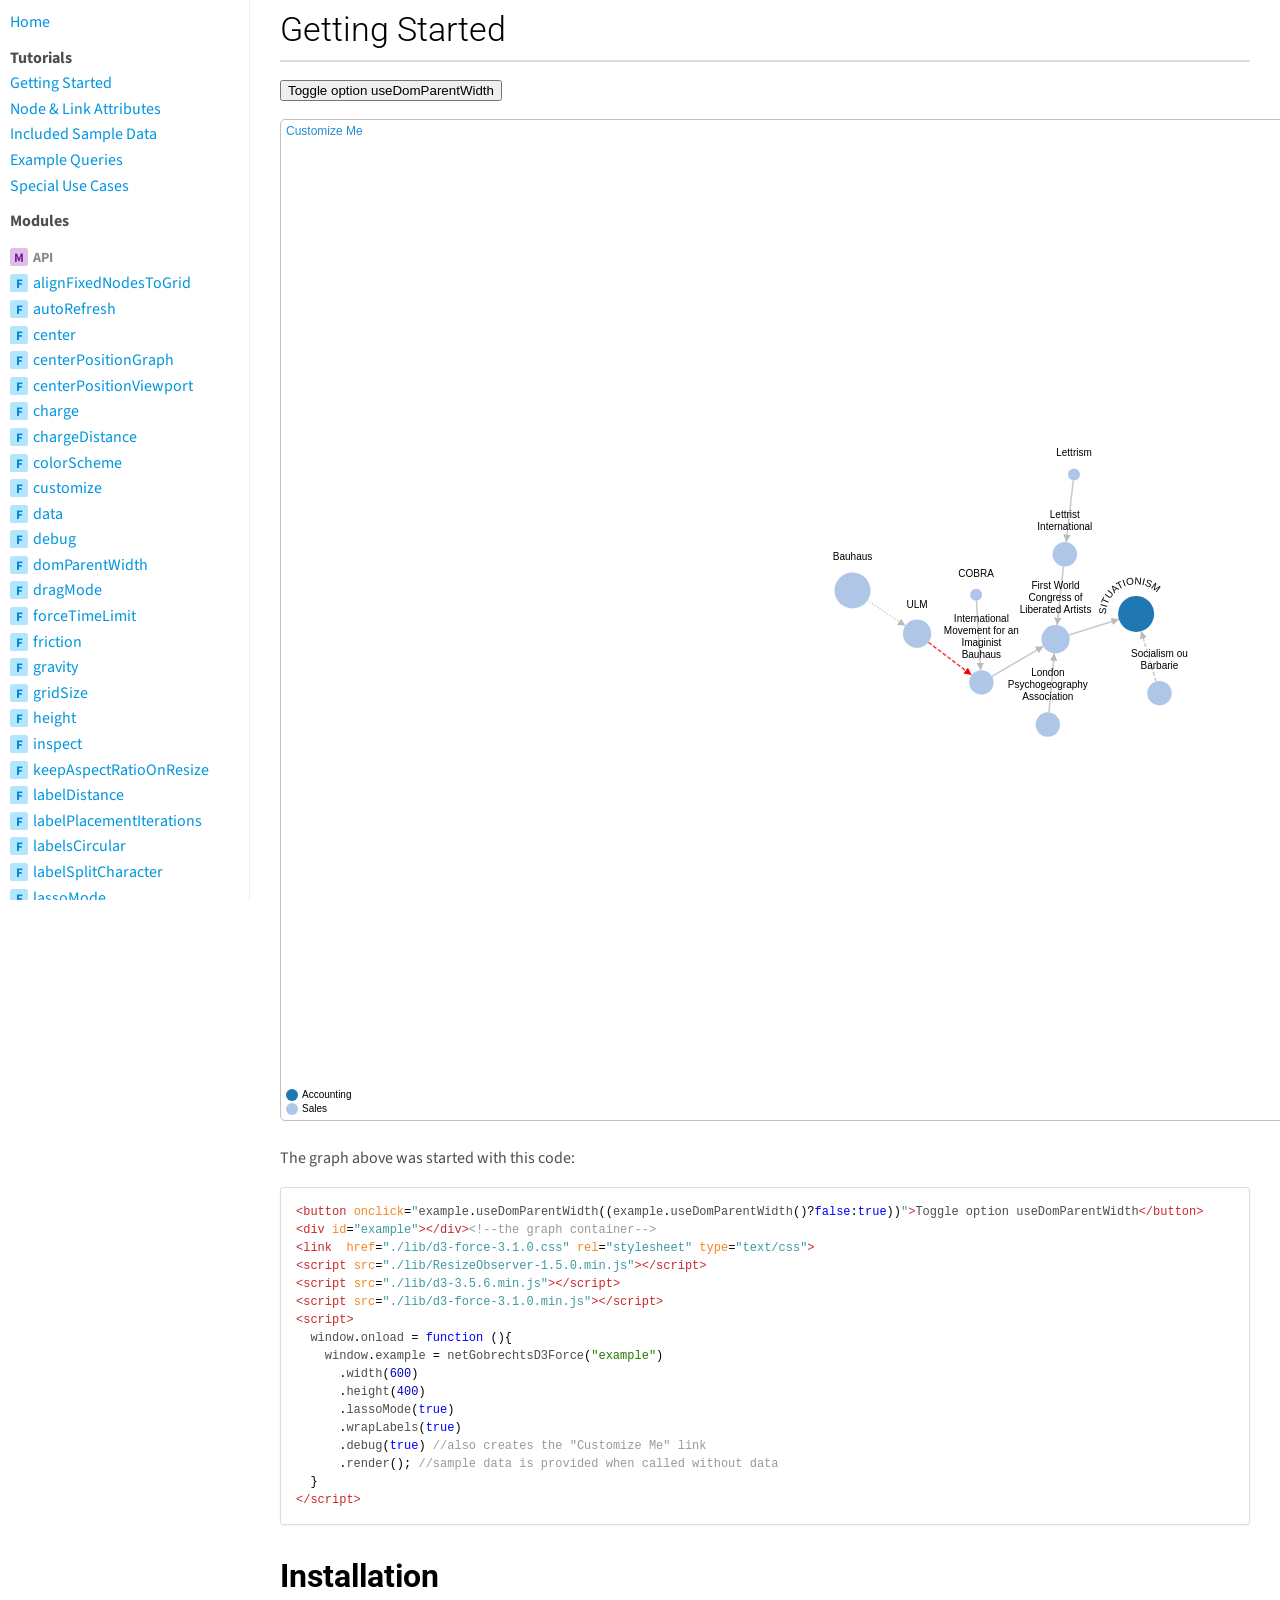
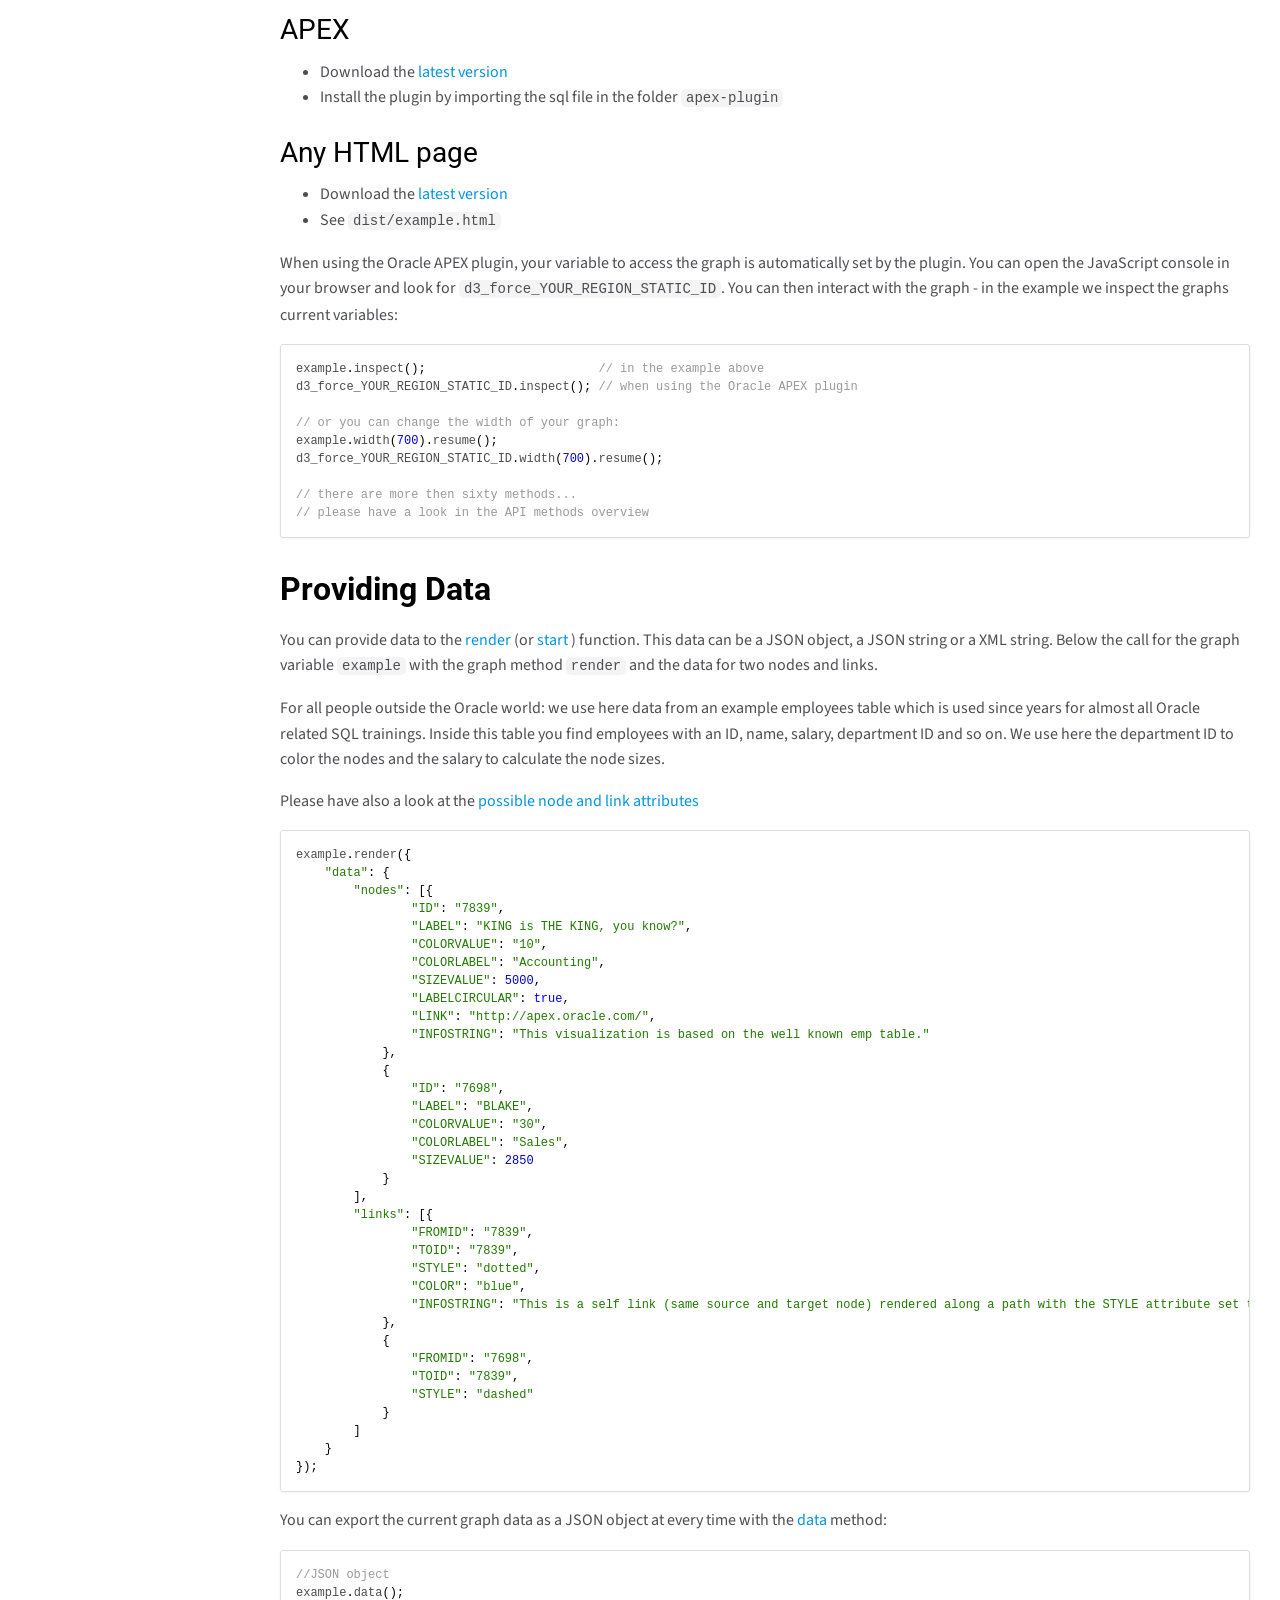
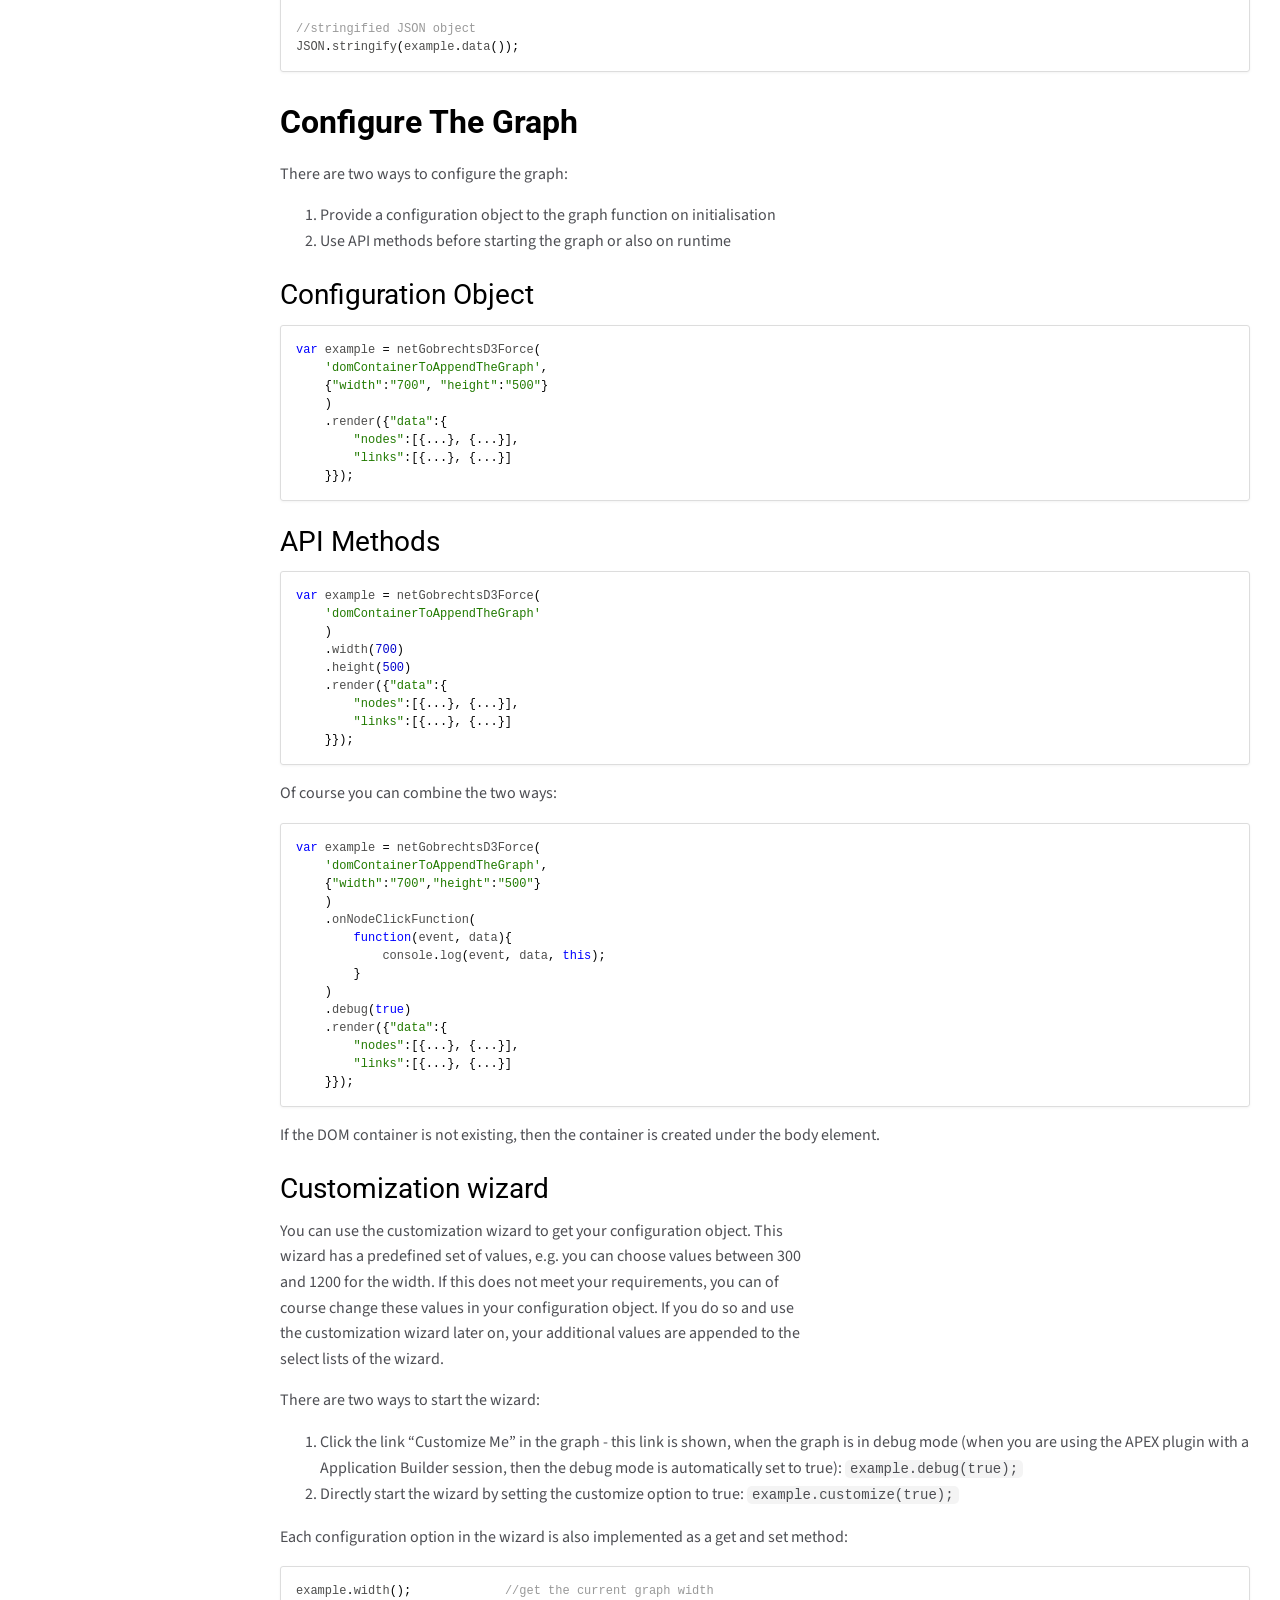
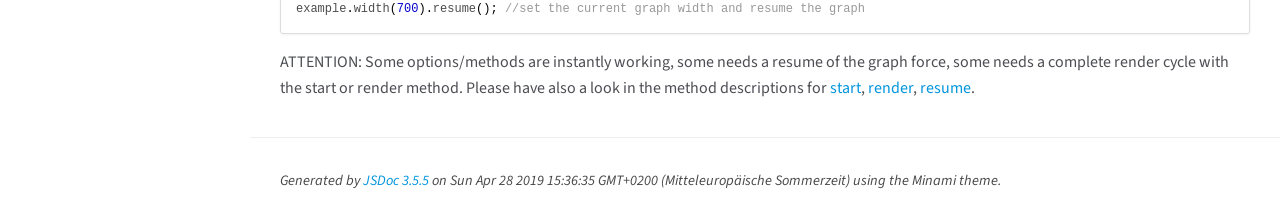
<file: d3-force-apex-plugin/docs/tutorial-1-getting-started.html>
<!DOCTYPE html>
<html lang="en">
<head>
    <meta charset="utf-8">
    <meta name="viewport" content="width=device-width,initial-scale=1">
    <title>Getting Started - Documentation</title>

    <script src="scripts/prettify/prettify.js"></script>
    <script src="scripts/prettify/lang-css.js"></script>
    <!--[if lt IE 9]>
      <script src="//html5shiv.googlecode.com/svn/trunk/html5.js"></script>
    <![endif]-->
    <link type="text/css" rel="stylesheet" href="https://code.ionicframework.com/ionicons/2.0.1/css/ionicons.min.css">
    <link type="text/css" rel="stylesheet" href="styles/prettify-tomorrow.css">
    <link type="text/css" rel="stylesheet" href="styles/jsdoc-default.css">
</head>
<body>

<input type="checkbox" id="nav-trigger" class="nav-trigger" />
<label for="nav-trigger" class="navicon-button x">
  <div class="navicon"></div>
</label>

<label for="nav-trigger" class="overlay"></label>

<nav>
    <li class="nav-link nav-home-link"><a href="index.html">Home</a></li><li class="nav-heading">Tutorials</li><li class="nav-item"><a href="tutorial-1-getting-started.html">Getting Started</a></li><li class="nav-item"><a href="tutorial-2-node-and-link-attributes.html">Node & Link Attributes</a></li><li class="nav-item"><a href="tutorial-3-included-sample-data.html">Included Sample Data</a></li><li class="nav-item"><a href="tutorial-4-example-queries.html">Example Queries</a></li><li class="nav-item"><a href="tutorial-5-special-use-cases.html">Special Use Cases</a></li><li class="nav-heading">Modules</li><li class="nav-heading"><span class="nav-item-type type-module">M</span><span class="nav-item-name"><a href="module-API.html">API</a></span></li><li class="nav-item"><span class="nav-item-type type-function">F</span><span class="nav-item-name"><a href="module-API.html#.alignFixedNodesToGrid">alignFixedNodesToGrid</a></span></li><li class="nav-item"><span class="nav-item-type type-function">F</span><span class="nav-item-name"><a href="module-API.html#.autoRefresh">autoRefresh</a></span></li><li class="nav-item"><span class="nav-item-type type-function">F</span><span class="nav-item-name"><a href="module-API.html#.center">center</a></span></li><li class="nav-item"><span class="nav-item-type type-function">F</span><span class="nav-item-name"><a href="module-API.html#.centerPositionGraph">centerPositionGraph</a></span></li><li class="nav-item"><span class="nav-item-type type-function">F</span><span class="nav-item-name"><a href="module-API.html#.centerPositionViewport">centerPositionViewport</a></span></li><li class="nav-item"><span class="nav-item-type type-function">F</span><span class="nav-item-name"><a href="module-API.html#.charge">charge</a></span></li><li class="nav-item"><span class="nav-item-type type-function">F</span><span class="nav-item-name"><a href="module-API.html#.chargeDistance">chargeDistance</a></span></li><li class="nav-item"><span class="nav-item-type type-function">F</span><span class="nav-item-name"><a href="module-API.html#.colorScheme">colorScheme</a></span></li><li class="nav-item"><span class="nav-item-type type-function">F</span><span class="nav-item-name"><a href="module-API.html#.customize">customize</a></span></li><li class="nav-item"><span class="nav-item-type type-function">F</span><span class="nav-item-name"><a href="module-API.html#.data">data</a></span></li><li class="nav-item"><span class="nav-item-type type-function">F</span><span class="nav-item-name"><a href="module-API.html#.debug">debug</a></span></li><li class="nav-item"><span class="nav-item-type type-function">F</span><span class="nav-item-name"><a href="module-API.html#.domParentWidth">domParentWidth</a></span></li><li class="nav-item"><span class="nav-item-type type-function">F</span><span class="nav-item-name"><a href="module-API.html#.dragMode">dragMode</a></span></li><li class="nav-item"><span class="nav-item-type type-function">F</span><span class="nav-item-name"><a href="module-API.html#.forceTimeLimit">forceTimeLimit</a></span></li><li class="nav-item"><span class="nav-item-type type-function">F</span><span class="nav-item-name"><a href="module-API.html#.friction">friction</a></span></li><li class="nav-item"><span class="nav-item-type type-function">F</span><span class="nav-item-name"><a href="module-API.html#.gravity">gravity</a></span></li><li class="nav-item"><span class="nav-item-type type-function">F</span><span class="nav-item-name"><a href="module-API.html#.gridSize">gridSize</a></span></li><li class="nav-item"><span class="nav-item-type type-function">F</span><span class="nav-item-name"><a href="module-API.html#.height">height</a></span></li><li class="nav-item"><span class="nav-item-type type-function">F</span><span class="nav-item-name"><a href="module-API.html#.inspect">inspect</a></span></li><li class="nav-item"><span class="nav-item-type type-function">F</span><span class="nav-item-name"><a href="module-API.html#.keepAspectRatioOnResize">keepAspectRatioOnResize</a></span></li><li class="nav-item"><span class="nav-item-type type-function">F</span><span class="nav-item-name"><a href="module-API.html#.labelDistance">labelDistance</a></span></li><li class="nav-item"><span class="nav-item-type type-function">F</span><span class="nav-item-name"><a href="module-API.html#.labelPlacementIterations">labelPlacementIterations</a></span></li><li class="nav-item"><span class="nav-item-type type-function">F</span><span class="nav-item-name"><a href="module-API.html#.labelsCircular">labelsCircular</a></span></li><li class="nav-item"><span class="nav-item-type type-function">F</span><span class="nav-item-name"><a href="module-API.html#.labelSplitCharacter">labelSplitCharacter</a></span></li><li class="nav-item"><span class="nav-item-type type-function">F</span><span class="nav-item-name"><a href="module-API.html#.lassoMode">lassoMode</a></span></li><li class="nav-item"><span class="nav-item-type type-function">F</span><span class="nav-item-name"><a href="module-API.html#.linkDistance">linkDistance</a></span></li><li class="nav-item"><span class="nav-item-type type-function">F</span><span class="nav-item-name"><a href="module-API.html#.links">links</a></span></li><li class="nav-item"><span class="nav-item-type type-function">F</span><span class="nav-item-name"><a href="module-API.html#.linkStrength">linkStrength</a></span></li><li class="nav-item"><span class="nav-item-type type-function">F</span><span class="nav-item-name"><a href="module-API.html#.maxNodeRadius">maxNodeRadius</a></span></li><li class="nav-item"><span class="nav-item-type type-function">F</span><span class="nav-item-name"><a href="module-API.html#.maxZoomFactor">maxZoomFactor</a></span></li><li class="nav-item"><span class="nav-item-type type-function">F</span><span class="nav-item-name"><a href="module-API.html#.minNodeRadius">minNodeRadius</a></span></li><li class="nav-item"><span class="nav-item-type type-function">F</span><span class="nav-item-name"><a href="module-API.html#.minZoomFactor">minZoomFactor</a></span></li><li class="nav-item"><span class="nav-item-type type-function">F</span><span class="nav-item-name"><a href="module-API.html#.moveFixedNodes">moveFixedNodes</a></span></li><li class="nav-item"><span class="nav-item-type type-function">F</span><span class="nav-item-name"><a href="module-API.html#.nodeDataById">nodeDataById</a></span></li><li class="nav-item"><span class="nav-item-type type-function">F</span><span class="nav-item-name"><a href="module-API.html#.nodeEventToOpenLink">nodeEventToOpenLink</a></span></li><li class="nav-item"><span class="nav-item-type type-function">F</span><span class="nav-item-name"><a href="module-API.html#.nodeEventToStopPinMode">nodeEventToStopPinMode</a></span></li><li class="nav-item"><span class="nav-item-type type-function">F</span><span class="nav-item-name"><a href="module-API.html#.nodeLinkTarget">nodeLinkTarget</a></span></li><li class="nav-item"><span class="nav-item-type type-function">F</span><span class="nav-item-name"><a href="module-API.html#.nodes">nodes</a></span></li><li class="nav-item"><span class="nav-item-type type-function">F</span><span class="nav-item-name"><a href="module-API.html#.onForceEndFunction">onForceEndFunction</a></span></li><li class="nav-item"><span class="nav-item-type type-function">F</span><span class="nav-item-name"><a href="module-API.html#.onForceStartFunction">onForceStartFunction</a></span></li><li class="nav-item"><span class="nav-item-type type-function">F</span><span class="nav-item-name"><a href="module-API.html#.onLassoEndFunction">onLassoEndFunction</a></span></li><li class="nav-item"><span class="nav-item-type type-function">F</span><span class="nav-item-name"><a href="module-API.html#.onLassoStartFunction">onLassoStartFunction</a></span></li><li class="nav-item"><span class="nav-item-type type-function">F</span><span class="nav-item-name"><a href="module-API.html#.onLinkClickFunction">onLinkClickFunction</a></span></li><li class="nav-item"><span class="nav-item-type type-function">F</span><span class="nav-item-name"><a href="module-API.html#.onNodeClickFunction">onNodeClickFunction</a></span></li><li class="nav-item"><span class="nav-item-type type-function">F</span><span class="nav-item-name"><a href="module-API.html#.onNodeContextmenuFunction">onNodeContextmenuFunction</a></span></li><li class="nav-item"><span class="nav-item-type type-function">F</span><span class="nav-item-name"><a href="module-API.html#.onNodeContextmenuPreventDefault">onNodeContextmenuPreventDefault</a></span></li><li class="nav-item"><span class="nav-item-type type-function">F</span><span class="nav-item-name"><a href="module-API.html#.onNodeDblclickFunction">onNodeDblclickFunction</a></span></li><li class="nav-item"><span class="nav-item-type type-function">F</span><span class="nav-item-name"><a href="module-API.html#.onNodeMouseenterFunction">onNodeMouseenterFunction</a></span></li><li class="nav-item"><span class="nav-item-type type-function">F</span><span class="nav-item-name"><a href="module-API.html#.onNodeMouseleaveFunction">onNodeMouseleaveFunction</a></span></li><li class="nav-item"><span class="nav-item-type type-function">F</span><span class="nav-item-name"><a href="module-API.html#.onRenderEndFunction">onRenderEndFunction</a></span></li><li class="nav-item"><span class="nav-item-type type-function">F</span><span class="nav-item-name"><a href="module-API.html#.onResizeFunction">onResizeFunction</a></span></li><li class="nav-item"><span class="nav-item-type type-function">F</span><span class="nav-item-name"><a href="module-API.html#.onResizeFunctionTimeout">onResizeFunctionTimeout</a></span></li><li class="nav-item"><span class="nav-item-type type-function">F</span><span class="nav-item-name"><a href="module-API.html#.options">options</a></span></li><li class="nav-item"><span class="nav-item-type type-function">F</span><span class="nav-item-name"><a href="module-API.html#.optionsCustomizationWizard">optionsCustomizationWizard</a></span></li><li class="nav-item"><span class="nav-item-type type-function">F</span><span class="nav-item-name"><a href="module-API.html#.pinMode">pinMode</a></span></li><li class="nav-item"><span class="nav-item-type type-function">F</span><span class="nav-item-name"><a href="module-API.html#.positions">positions</a></span></li><li class="nav-item"><span class="nav-item-type type-function">F</span><span class="nav-item-name"><a href="module-API.html#.preventLabelOverlappingOnForceEnd">preventLabelOverlappingOnForceEnd</a></span></li><li class="nav-item"><span class="nav-item-type type-function">F</span><span class="nav-item-name"><a href="module-API.html#.refreshInterval">refreshInterval</a></span></li><li class="nav-item"><span class="nav-item-type type-function">F</span><span class="nav-item-name"><a href="module-API.html#.releaseFixedNodes">releaseFixedNodes</a></span></li><li class="nav-item"><span class="nav-item-type type-function">F</span><span class="nav-item-name"><a href="module-API.html#.render">render</a></span></li><li class="nav-item"><span class="nav-item-type type-function">F</span><span class="nav-item-name"><a href="module-API.html#.resume">resume</a></span></li><li class="nav-item"><span class="nav-item-type type-function">F</span><span class="nav-item-name"><a href="module-API.html#.sampleData">sampleData</a></span></li><li class="nav-item"><span class="nav-item-type type-function">F</span><span class="nav-item-name"><a href="module-API.html#.selfLinkDistance">selfLinkDistance</a></span></li><li class="nav-item"><span class="nav-item-type type-function">F</span><span class="nav-item-name"><a href="module-API.html#.selfLinks">selfLinks</a></span></li><li class="nav-item"><span class="nav-item-type type-function">F</span><span class="nav-item-name"><a href="module-API.html#.setDomParentPaddingToZero">setDomParentPaddingToZero</a></span></li><li class="nav-item"><span class="nav-item-type type-function">F</span><span class="nav-item-name"><a href="module-API.html#.showBorder">showBorder</a></span></li><li class="nav-item"><span class="nav-item-type type-function">F</span><span class="nav-item-name"><a href="module-API.html#.showLabels">showLabels</a></span></li><li class="nav-item"><span class="nav-item-type type-function">F</span><span class="nav-item-name"><a href="module-API.html#.showLegend">showLegend</a></span></li><li class="nav-item"><span class="nav-item-type type-function">F</span><span class="nav-item-name"><a href="module-API.html#.showLinkDirection">showLinkDirection</a></span></li><li class="nav-item"><span class="nav-item-type type-function">F</span><span class="nav-item-name"><a href="module-API.html#.showLoadingIndicator">showLoadingIndicator</a></span></li><li class="nav-item"><span class="nav-item-type type-function">F</span><span class="nav-item-name"><a href="module-API.html#.showLoadingIndicatorOnAjaxCall">showLoadingIndicatorOnAjaxCall</a></span></li><li class="nav-item"><span class="nav-item-type type-function">F</span><span class="nav-item-name"><a href="module-API.html#.showSelfLinks">showSelfLinks</a></span></li><li class="nav-item"><span class="nav-item-type type-function">F</span><span class="nav-item-name"><a href="module-API.html#.showTooltips">showTooltips</a></span></li><li class="nav-item"><span class="nav-item-type type-function">F</span><span class="nav-item-name"><a href="module-API.html#.start">start</a></span></li><li class="nav-item"><span class="nav-item-type type-function">F</span><span class="nav-item-name"><a href="module-API.html#.theta">theta</a></span></li><li class="nav-item"><span class="nav-item-type type-function">F</span><span class="nav-item-name"><a href="module-API.html#.tooltipPosition">tooltipPosition</a></span></li><li class="nav-item"><span class="nav-item-type type-function">F</span><span class="nav-item-name"><a href="module-API.html#.transform">transform</a></span></li><li class="nav-item"><span class="nav-item-type type-function">F</span><span class="nav-item-name"><a href="module-API.html#.useDomParentWidth">useDomParentWidth</a></span></li><li class="nav-item"><span class="nav-item-type type-function">F</span><span class="nav-item-name"><a href="module-API.html#.userAgent">userAgent</a></span></li><li class="nav-item"><span class="nav-item-type type-function">F</span><span class="nav-item-name"><a href="module-API.html#.version">version</a></span></li><li class="nav-item"><span class="nav-item-type type-function">F</span><span class="nav-item-name"><a href="module-API.html#.width">width</a></span></li><li class="nav-item"><span class="nav-item-type type-function">F</span><span class="nav-item-name"><a href="module-API.html#.wrapLabels">wrapLabels</a></span></li><li class="nav-item"><span class="nav-item-type type-function">F</span><span class="nav-item-name"><a href="module-API.html#.wrappedLabelLineHeight">wrappedLabelLineHeight</a></span></li><li class="nav-item"><span class="nav-item-type type-function">F</span><span class="nav-item-name"><a href="module-API.html#.wrappedLabelWidth">wrappedLabelWidth</a></span></li><li class="nav-item"><span class="nav-item-type type-function">F</span><span class="nav-item-name"><a href="module-API.html#.zoom">zoom</a></span></li><li class="nav-item"><span class="nav-item-type type-function">F</span><span class="nav-item-name"><a href="module-API.html#.zoomMode">zoomMode</a></span></li><li class="nav-item"><span class="nav-item-type type-function">F</span><span class="nav-item-name"><a href="module-API.html#.zoomSmooth">zoomSmooth</a></span></li><li class="nav-item"><span class="nav-item-type type-function">F</span><span class="nav-item-name"><a href="module-API.html#.zoomToFit">zoomToFit</a></span></li><li class="nav-item"><span class="nav-item-type type-function">F</span><span class="nav-item-name"><a href="module-API.html#.zoomToFitOnForceEnd">zoomToFitOnForceEnd</a></span></li><li class="nav-item"><span class="nav-item-type type-function">F</span><span class="nav-item-name"><a href="module-API.html#.zoomToFitOnResize">zoomToFitOnResize</a></span></li><li class="nav-heading"><a href="global.html">Globals</a></li><li class="nav-item"><span class="nav-item-type type-function">F</span><span class="nav-item-name"><a href="global.html#netGobrechtsD3Force">netGobrechtsD3Force</a></span></li>
</nav>

<div id="main">
    
    <h1 class="page-title">Getting Started</h1>
    

    <section>

<header>
    
</header>

<article>
    <p><button onclick="example.useDomParentWidth((example.useDomParentWidth()?false:true))">Toggle option useDomParentWidth</button>
<div id="example"></div><!--the graph container-->
<link  href="./lib/d3-force-3.1.0.css" rel="stylesheet" type="text/css">
<script src="./lib/ResizeObserver-1.5.0.min.js"></script>
<script src="./lib/d3-3.5.6.min.js"></script>
<script src="./lib/d3-force-3.1.0.min.js"></script>
<script>
  window.onload = function (){
    window.example = netGobrechtsD3Force("example")
      .width(1500)
      .height(1000)
      .chargeDistance(1500)
      .lassoMode(true)
      .wrapLabels(true)
      .debug(true) //also creates the "Customize Me" link
      .render({
    "data": {
        "nodes": [{
                "ID": "1",
                "LABEL": "SITUATIONISM",
                "COLORVALUE": "10",
                "COLORLABEL": "Accounting",
                "SIZEVALUE": 5000,
                "LABELCIRCULAR": true,
                "LINK": "http://apex.oracle.com/",
                "INFOSTRING": "Situazionismo e libertà",
            },
            {
                "ID": "2",
                "LABEL": "First World Congress of Liberated Artists",
                "COLORVALUE": "30",
                "COLORLABEL": "Sales",
                "LABELCIRCULAR": false,

                "SIZEVALUE": 3500
            },
            {
                "ID": "3",
                "LABEL": "Lettrist International",
                "COLORVALUE": "30",
                "COLORLABEL": "Sales",
                "SIZEVALUE": 2850
            },
            {
                "ID": "4",
                "LABEL": "International Movement for an Imaginist Bauhaus",
                "COLORVALUE": "30",
                "COLORLABEL": "Sales",
                "SIZEVALUE": 2850,
                "INFOSTRING": "cipollotti"
            },
            {
                "ID": "5",
                "LABEL": "London Psychogeography Association",
                "COLORVALUE": "30",
                "COLORLABEL": "Sales",
                "SIZEVALUE": 2850
            },
            {
                "ID": "6",
                "LABEL": "Socialism ou Barbarie",
                "COLORVALUE": "30",
                "COLORLABEL": "Sales",
                "SIZEVALUE": 2850,
            },
                        {
                "ID": "7",
                "LABEL": "Lettrism",
                "COLORVALUE": "30",
                "COLORLABEL": "Sales",
                "SIZEVALUE": 1200,
            },
                        {
                "ID": "8",
                "LABEL": "COBRA",
                "COLORVALUE": "30",
                "COLORLABEL": "Sales",
                "SIZEVALUE": 1200,
            },
                        {
                "ID": "9",
                "LABEL": "ULM",
                "COLORVALUE": "30",
                "COLORLABEL": "Sales",
                "SIZEVALUE": 3500,
            },
            {
                "ID": "10",
                "LABEL": "Bauhaus",
                "COLORVALUE": "30",
                "COLORLABEL": "Sales",
                "SIZEVALUE": 5000,
            }
        ],
        "links": [
            {
                "FROMID": "2",
                "TOID": "1",
                "STYLE": "solid",
            },
                        {
                "FROMID": "3",
                "TOID": "2",
                "STYLE": "solid"
            },
                        {
                "FROMID": "4",
                "TOID": "2",
                "STYLE": "solid"
            },
                        {
                "FROMID": "5",
                "TOID": "2",
                "STYLE": "solid"
            },
                        {
                "FROMID": "6",
                "TOID": "1",
                "STYLE": "dashed"
            },
                        {
                "FROMID": "7",
                "TOID": "3",
                "STYLE": "solid"
            },
                        {
                "FROMID": "8",
                "TOID": "4",
                "STYLE": "solid"
            },
                        {
                "FROMID": "9",
                "TOID": "4",
                "STYLE": "dashed",
                "COLOR": "red"
            },
                        {
                "FROMID": "10",
                "TOID": "9",
                "STYLE": "dotted"
            }

        ]
    }
}); //sample data is provided when called without data
  }
</script>
</p>
<p>The graph above was started with this code:</p>
<pre class="prettyprint source lang-html"><code>&lt;button onclick="example.useDomParentWidth((example.useDomParentWidth()?false:true))">Toggle option useDomParentWidth&lt;/button>
&lt;div id="example">&lt;/div>&lt;!--the graph container-->
&lt;link  href="./lib/d3-force-3.1.0.css" rel="stylesheet" type="text/css">
&lt;script src="./lib/ResizeObserver-1.5.0.min.js">&lt;/script>
&lt;script src="./lib/d3-3.5.6.min.js">&lt;/script>
&lt;script src="./lib/d3-force-3.1.0.min.js">&lt;/script>
&lt;script>
  window.onload = function (){
    window.example = netGobrechtsD3Force("example")
      .width(600)
      .height(400)
      .lassoMode(true)
      .wrapLabels(true)
      .debug(true) //also creates the "Customize Me" link
      .render(); //sample data is provided when called without data
  }
&lt;/script>
</code></pre><h2>Installation</h2><h3>APEX</h3><ul>
<li>Download the <a href="https://github.com/ogobrecht/d3-force-apex-plugin/releases/latest">latest version</a></li>
<li>Install the plugin by importing the sql file in the folder <code>apex-plugin</code></li>
</ul>
<h3>Any HTML page</h3><ul>
<li>Download the <a href="https://github.com/ogobrecht/d3-force-apex-plugin/releases/latest">latest version</a></li>
<li>See <code>dist/example.html</code></li>
</ul>
<p>When using the Oracle APEX plugin, your variable to access the graph is automatically set by the plugin. You can open the JavaScript console in your browser and look for <code>d3_force_YOUR_REGION_STATIC_ID</code>. You can then interact with the graph - in the example we inspect the graphs current variables:</p>
<pre class="prettyprint source lang-js"><code>example.inspect();                        // in the example above
d3_force_YOUR_REGION_STATIC_ID.inspect(); // when using the Oracle APEX plugin

// or you can change the width of your graph:
example.width(700).resume();
d3_force_YOUR_REGION_STATIC_ID.width(700).resume();

// there are more then sixty methods...
// please have a look in the API methods overview</code></pre><h2>Providing Data</h2><p>You can provide data to the <a href="./module-API.html#.render">render</a> (or <a href="./module-API.html#.start">start</a> ) function. This data can be a JSON object, a JSON string or a XML string. Below the call for the graph variable <code>example</code> with the graph method <code>render</code> and the data for two nodes and links.</p>
<p>For all people outside the Oracle world: we use here data from an example employees table which is used since years for almost all Oracle related SQL trainings. Inside this table you find employees with an ID, name, salary, department ID and so on. We use here the department ID to color the nodes and the salary to calculate the node sizes.</p>
<p>Please have also a look at the <a href="./tutorial-2-node-and-link-attributes.html">possible node and link attributes</a></p>
<pre class="prettyprint source lang-js"><code>example.render({
    &quot;data&quot;: {
        &quot;nodes&quot;: [{
                &quot;ID&quot;: &quot;7839&quot;,
                &quot;LABEL&quot;: &quot;KING is THE KING, you know?&quot;,
                &quot;COLORVALUE&quot;: &quot;10&quot;,
                &quot;COLORLABEL&quot;: &quot;Accounting&quot;,
                &quot;SIZEVALUE&quot;: 5000,
                &quot;LABELCIRCULAR&quot;: true,
                &quot;LINK&quot;: &quot;http://apex.oracle.com/&quot;,
                &quot;INFOSTRING&quot;: &quot;This visualization is based on the well known emp table.&quot;
            },
            {
                &quot;ID&quot;: &quot;7698&quot;,
                &quot;LABEL&quot;: &quot;BLAKE&quot;,
                &quot;COLORVALUE&quot;: &quot;30&quot;,
                &quot;COLORLABEL&quot;: &quot;Sales&quot;,
                &quot;SIZEVALUE&quot;: 2850
            }
        ],
        &quot;links&quot;: [{
                &quot;FROMID&quot;: &quot;7839&quot;,
                &quot;TOID&quot;: &quot;7839&quot;,
                &quot;STYLE&quot;: &quot;dotted&quot;,
                &quot;COLOR&quot;: &quot;blue&quot;,
                &quot;INFOSTRING&quot;: &quot;This is a self link (same source and target node) rendered along a path with the STYLE attribute set to dotted and COLOR attribute set to blue.&quot;
            },
            {
                &quot;FROMID&quot;: &quot;7698&quot;,
                &quot;TOID&quot;: &quot;7839&quot;,
                &quot;STYLE&quot;: &quot;dashed&quot;
            }
        ]
    }
});</code></pre><p>You can export the current graph data as a JSON object at every time with the <a href="./module-API.html#.data">data</a> method:</p>
<pre class="prettyprint source lang-js"><code>//JSON object
example.data();

//stringified JSON object
JSON.stringify(example.data());</code></pre><h2>Configure The Graph</h2><p>There are two ways to configure the graph:</p>
<ol>
<li>Provide a configuration object to the graph function on initialisation</li>
<li>Use API methods before starting the graph or also on runtime</li>
</ol>
<h3>Configuration Object</h3><pre class="prettyprint source lang-js"><code>var example = netGobrechtsD3Force(
    'domContainerToAppendTheGraph',
    {&quot;width&quot;:&quot;700&quot;, &quot;height&quot;:&quot;500&quot;}
    )
    .render({&quot;data&quot;:{
        &quot;nodes&quot;:[{...}, {...}],
        &quot;links&quot;:[{...}, {...}]
    }});</code></pre><h3>API Methods</h3><pre class="prettyprint source lang-js"><code>var example = netGobrechtsD3Force(
    'domContainerToAppendTheGraph'
    )
    .width(700)
    .height(500)
    .render({&quot;data&quot;:{
        &quot;nodes&quot;:[{...}, {...}],
        &quot;links&quot;:[{...}, {...}]
    }});</code></pre><p>Of course you can combine the two ways:</p>
<pre class="prettyprint source lang-js"><code>var example = netGobrechtsD3Force(
    'domContainerToAppendTheGraph',
    {&quot;width&quot;:&quot;700&quot;,&quot;height&quot;:&quot;500&quot;}
    )
    .onNodeClickFunction(
        function(event, data){
            console.log(event, data, this);
        }
    )
    .debug(true)
    .render({&quot;data&quot;:{
        &quot;nodes&quot;:[{...}, {...}],
        &quot;links&quot;:[{...}, {...}]
    }});</code></pre><p>If the DOM container is not existing, then the container is created under the body element.</p>
<h3>Customization wizard</h3><p>You can use the customization wizard to get your configuration object. This<br>wizard has a predefined set of values, e.g. you can choose values between 300<br>and 1200 for the width. If this does not meet your requirements, you can of<br>course change these values in your configuration object. If you do so and use<br>the customization wizard later on, your additional values are appended to the<br>select lists of the wizard.</p>
<p>There are two ways to start the wizard:</p>
<ol>
<li>Click the link “Customize Me” in the graph - this link is shown, when the graph is in debug mode (when you are using the APEX plugin with a Application Builder session, then the debug mode is automatically set to true): <code>example.debug(true);</code></li>
<li>Directly start the wizard by setting the customize option to true: <code>example.customize(true);</code></li>
</ol>
<p>Each configuration option in the wizard is also implemented as a get and set method:</p>
<pre class="prettyprint source lang-js"><code>example.width();             //get the current graph width
example.width(700).resume(); //set the current graph width and resume the graph</code></pre><p>ATTENTION: Some options/methods are instantly working, some needs a resume of the graph force, some needs a complete render cycle with the start or render method. Please have also a look in the method descriptions for <a href="./module-API.html#.start">start</a>, <a href="./module-API.html#.render">render</a>, <a href="./module-API.html#.resume">resume</a>.</p>
</article>

</section>

</div>

<br class="clear">

<footer>
    Generated by <a href="https://github.com/jsdoc3/jsdoc">JSDoc 3.5.5</a> on Sun Apr 28 2019 15:36:35 GMT+0200 (Mitteleuropäische Sommerzeit) using the Minami theme.
</footer>

<script>prettyPrint();</script>
<script src="scripts/linenumber.js"></script>
</body>
</html>
</file>
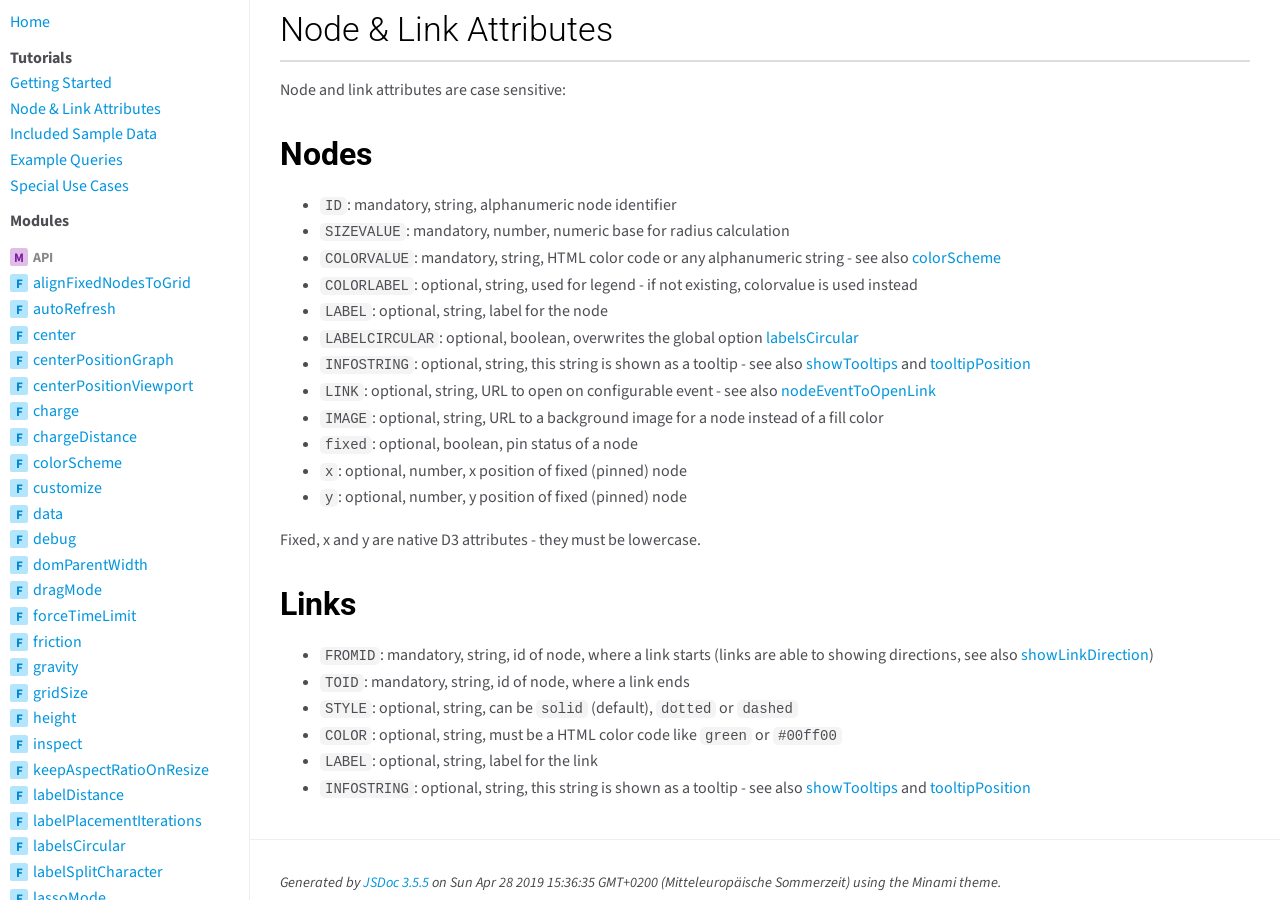
<file: d3-force-apex-plugin/docs/tutorial-2-node-and-link-attributes.html>
<!DOCTYPE html>
<html lang="en">
<head>
    <meta charset="utf-8">
    <meta name="viewport" content="width=device-width,initial-scale=1">
    <title>Node & Link Attributes - Documentation</title>

    <script src="scripts/prettify/prettify.js"></script>
    <script src="scripts/prettify/lang-css.js"></script>
    <!--[if lt IE 9]>
      <script src="//html5shiv.googlecode.com/svn/trunk/html5.js"></script>
    <![endif]-->
    <link type="text/css" rel="stylesheet" href="https://code.ionicframework.com/ionicons/2.0.1/css/ionicons.min.css">
    <link type="text/css" rel="stylesheet" href="styles/prettify-tomorrow.css">
    <link type="text/css" rel="stylesheet" href="styles/jsdoc-default.css">
</head>
<body>

<input type="checkbox" id="nav-trigger" class="nav-trigger" />
<label for="nav-trigger" class="navicon-button x">
  <div class="navicon"></div>
</label>

<label for="nav-trigger" class="overlay"></label>

<nav>
    <li class="nav-link nav-home-link"><a href="index.html">Home</a></li><li class="nav-heading">Tutorials</li><li class="nav-item"><a href="tutorial-1-getting-started.html">Getting Started</a></li><li class="nav-item"><a href="tutorial-2-node-and-link-attributes.html">Node & Link Attributes</a></li><li class="nav-item"><a href="tutorial-3-included-sample-data.html">Included Sample Data</a></li><li class="nav-item"><a href="tutorial-4-example-queries.html">Example Queries</a></li><li class="nav-item"><a href="tutorial-5-special-use-cases.html">Special Use Cases</a></li><li class="nav-heading">Modules</li><li class="nav-heading"><span class="nav-item-type type-module">M</span><span class="nav-item-name"><a href="module-API.html">API</a></span></li><li class="nav-item"><span class="nav-item-type type-function">F</span><span class="nav-item-name"><a href="module-API.html#.alignFixedNodesToGrid">alignFixedNodesToGrid</a></span></li><li class="nav-item"><span class="nav-item-type type-function">F</span><span class="nav-item-name"><a href="module-API.html#.autoRefresh">autoRefresh</a></span></li><li class="nav-item"><span class="nav-item-type type-function">F</span><span class="nav-item-name"><a href="module-API.html#.center">center</a></span></li><li class="nav-item"><span class="nav-item-type type-function">F</span><span class="nav-item-name"><a href="module-API.html#.centerPositionGraph">centerPositionGraph</a></span></li><li class="nav-item"><span class="nav-item-type type-function">F</span><span class="nav-item-name"><a href="module-API.html#.centerPositionViewport">centerPositionViewport</a></span></li><li class="nav-item"><span class="nav-item-type type-function">F</span><span class="nav-item-name"><a href="module-API.html#.charge">charge</a></span></li><li class="nav-item"><span class="nav-item-type type-function">F</span><span class="nav-item-name"><a href="module-API.html#.chargeDistance">chargeDistance</a></span></li><li class="nav-item"><span class="nav-item-type type-function">F</span><span class="nav-item-name"><a href="module-API.html#.colorScheme">colorScheme</a></span></li><li class="nav-item"><span class="nav-item-type type-function">F</span><span class="nav-item-name"><a href="module-API.html#.customize">customize</a></span></li><li class="nav-item"><span class="nav-item-type type-function">F</span><span class="nav-item-name"><a href="module-API.html#.data">data</a></span></li><li class="nav-item"><span class="nav-item-type type-function">F</span><span class="nav-item-name"><a href="module-API.html#.debug">debug</a></span></li><li class="nav-item"><span class="nav-item-type type-function">F</span><span class="nav-item-name"><a href="module-API.html#.domParentWidth">domParentWidth</a></span></li><li class="nav-item"><span class="nav-item-type type-function">F</span><span class="nav-item-name"><a href="module-API.html#.dragMode">dragMode</a></span></li><li class="nav-item"><span class="nav-item-type type-function">F</span><span class="nav-item-name"><a href="module-API.html#.forceTimeLimit">forceTimeLimit</a></span></li><li class="nav-item"><span class="nav-item-type type-function">F</span><span class="nav-item-name"><a href="module-API.html#.friction">friction</a></span></li><li class="nav-item"><span class="nav-item-type type-function">F</span><span class="nav-item-name"><a href="module-API.html#.gravity">gravity</a></span></li><li class="nav-item"><span class="nav-item-type type-function">F</span><span class="nav-item-name"><a href="module-API.html#.gridSize">gridSize</a></span></li><li class="nav-item"><span class="nav-item-type type-function">F</span><span class="nav-item-name"><a href="module-API.html#.height">height</a></span></li><li class="nav-item"><span class="nav-item-type type-function">F</span><span class="nav-item-name"><a href="module-API.html#.inspect">inspect</a></span></li><li class="nav-item"><span class="nav-item-type type-function">F</span><span class="nav-item-name"><a href="module-API.html#.keepAspectRatioOnResize">keepAspectRatioOnResize</a></span></li><li class="nav-item"><span class="nav-item-type type-function">F</span><span class="nav-item-name"><a href="module-API.html#.labelDistance">labelDistance</a></span></li><li class="nav-item"><span class="nav-item-type type-function">F</span><span class="nav-item-name"><a href="module-API.html#.labelPlacementIterations">labelPlacementIterations</a></span></li><li class="nav-item"><span class="nav-item-type type-function">F</span><span class="nav-item-name"><a href="module-API.html#.labelsCircular">labelsCircular</a></span></li><li class="nav-item"><span class="nav-item-type type-function">F</span><span class="nav-item-name"><a href="module-API.html#.labelSplitCharacter">labelSplitCharacter</a></span></li><li class="nav-item"><span class="nav-item-type type-function">F</span><span class="nav-item-name"><a href="module-API.html#.lassoMode">lassoMode</a></span></li><li class="nav-item"><span class="nav-item-type type-function">F</span><span class="nav-item-name"><a href="module-API.html#.linkDistance">linkDistance</a></span></li><li class="nav-item"><span class="nav-item-type type-function">F</span><span class="nav-item-name"><a href="module-API.html#.links">links</a></span></li><li class="nav-item"><span class="nav-item-type type-function">F</span><span class="nav-item-name"><a href="module-API.html#.linkStrength">linkStrength</a></span></li><li class="nav-item"><span class="nav-item-type type-function">F</span><span class="nav-item-name"><a href="module-API.html#.maxNodeRadius">maxNodeRadius</a></span></li><li class="nav-item"><span class="nav-item-type type-function">F</span><span class="nav-item-name"><a href="module-API.html#.maxZoomFactor">maxZoomFactor</a></span></li><li class="nav-item"><span class="nav-item-type type-function">F</span><span class="nav-item-name"><a href="module-API.html#.minNodeRadius">minNodeRadius</a></span></li><li class="nav-item"><span class="nav-item-type type-function">F</span><span class="nav-item-name"><a href="module-API.html#.minZoomFactor">minZoomFactor</a></span></li><li class="nav-item"><span class="nav-item-type type-function">F</span><span class="nav-item-name"><a href="module-API.html#.moveFixedNodes">moveFixedNodes</a></span></li><li class="nav-item"><span class="nav-item-type type-function">F</span><span class="nav-item-name"><a href="module-API.html#.nodeDataById">nodeDataById</a></span></li><li class="nav-item"><span class="nav-item-type type-function">F</span><span class="nav-item-name"><a href="module-API.html#.nodeEventToOpenLink">nodeEventToOpenLink</a></span></li><li class="nav-item"><span class="nav-item-type type-function">F</span><span class="nav-item-name"><a href="module-API.html#.nodeEventToStopPinMode">nodeEventToStopPinMode</a></span></li><li class="nav-item"><span class="nav-item-type type-function">F</span><span class="nav-item-name"><a href="module-API.html#.nodeLinkTarget">nodeLinkTarget</a></span></li><li class="nav-item"><span class="nav-item-type type-function">F</span><span class="nav-item-name"><a href="module-API.html#.nodes">nodes</a></span></li><li class="nav-item"><span class="nav-item-type type-function">F</span><span class="nav-item-name"><a href="module-API.html#.onForceEndFunction">onForceEndFunction</a></span></li><li class="nav-item"><span class="nav-item-type type-function">F</span><span class="nav-item-name"><a href="module-API.html#.onForceStartFunction">onForceStartFunction</a></span></li><li class="nav-item"><span class="nav-item-type type-function">F</span><span class="nav-item-name"><a href="module-API.html#.onLassoEndFunction">onLassoEndFunction</a></span></li><li class="nav-item"><span class="nav-item-type type-function">F</span><span class="nav-item-name"><a href="module-API.html#.onLassoStartFunction">onLassoStartFunction</a></span></li><li class="nav-item"><span class="nav-item-type type-function">F</span><span class="nav-item-name"><a href="module-API.html#.onLinkClickFunction">onLinkClickFunction</a></span></li><li class="nav-item"><span class="nav-item-type type-function">F</span><span class="nav-item-name"><a href="module-API.html#.onNodeClickFunction">onNodeClickFunction</a></span></li><li class="nav-item"><span class="nav-item-type type-function">F</span><span class="nav-item-name"><a href="module-API.html#.onNodeContextmenuFunction">onNodeContextmenuFunction</a></span></li><li class="nav-item"><span class="nav-item-type type-function">F</span><span class="nav-item-name"><a href="module-API.html#.onNodeContextmenuPreventDefault">onNodeContextmenuPreventDefault</a></span></li><li class="nav-item"><span class="nav-item-type type-function">F</span><span class="nav-item-name"><a href="module-API.html#.onNodeDblclickFunction">onNodeDblclickFunction</a></span></li><li class="nav-item"><span class="nav-item-type type-function">F</span><span class="nav-item-name"><a href="module-API.html#.onNodeMouseenterFunction">onNodeMouseenterFunction</a></span></li><li class="nav-item"><span class="nav-item-type type-function">F</span><span class="nav-item-name"><a href="module-API.html#.onNodeMouseleaveFunction">onNodeMouseleaveFunction</a></span></li><li class="nav-item"><span class="nav-item-type type-function">F</span><span class="nav-item-name"><a href="module-API.html#.onRenderEndFunction">onRenderEndFunction</a></span></li><li class="nav-item"><span class="nav-item-type type-function">F</span><span class="nav-item-name"><a href="module-API.html#.onResizeFunction">onResizeFunction</a></span></li><li class="nav-item"><span class="nav-item-type type-function">F</span><span class="nav-item-name"><a href="module-API.html#.onResizeFunctionTimeout">onResizeFunctionTimeout</a></span></li><li class="nav-item"><span class="nav-item-type type-function">F</span><span class="nav-item-name"><a href="module-API.html#.options">options</a></span></li><li class="nav-item"><span class="nav-item-type type-function">F</span><span class="nav-item-name"><a href="module-API.html#.optionsCustomizationWizard">optionsCustomizationWizard</a></span></li><li class="nav-item"><span class="nav-item-type type-function">F</span><span class="nav-item-name"><a href="module-API.html#.pinMode">pinMode</a></span></li><li class="nav-item"><span class="nav-item-type type-function">F</span><span class="nav-item-name"><a href="module-API.html#.positions">positions</a></span></li><li class="nav-item"><span class="nav-item-type type-function">F</span><span class="nav-item-name"><a href="module-API.html#.preventLabelOverlappingOnForceEnd">preventLabelOverlappingOnForceEnd</a></span></li><li class="nav-item"><span class="nav-item-type type-function">F</span><span class="nav-item-name"><a href="module-API.html#.refreshInterval">refreshInterval</a></span></li><li class="nav-item"><span class="nav-item-type type-function">F</span><span class="nav-item-name"><a href="module-API.html#.releaseFixedNodes">releaseFixedNodes</a></span></li><li class="nav-item"><span class="nav-item-type type-function">F</span><span class="nav-item-name"><a href="module-API.html#.render">render</a></span></li><li class="nav-item"><span class="nav-item-type type-function">F</span><span class="nav-item-name"><a href="module-API.html#.resume">resume</a></span></li><li class="nav-item"><span class="nav-item-type type-function">F</span><span class="nav-item-name"><a href="module-API.html#.sampleData">sampleData</a></span></li><li class="nav-item"><span class="nav-item-type type-function">F</span><span class="nav-item-name"><a href="module-API.html#.selfLinkDistance">selfLinkDistance</a></span></li><li class="nav-item"><span class="nav-item-type type-function">F</span><span class="nav-item-name"><a href="module-API.html#.selfLinks">selfLinks</a></span></li><li class="nav-item"><span class="nav-item-type type-function">F</span><span class="nav-item-name"><a href="module-API.html#.setDomParentPaddingToZero">setDomParentPaddingToZero</a></span></li><li class="nav-item"><span class="nav-item-type type-function">F</span><span class="nav-item-name"><a href="module-API.html#.showBorder">showBorder</a></span></li><li class="nav-item"><span class="nav-item-type type-function">F</span><span class="nav-item-name"><a href="module-API.html#.showLabels">showLabels</a></span></li><li class="nav-item"><span class="nav-item-type type-function">F</span><span class="nav-item-name"><a href="module-API.html#.showLegend">showLegend</a></span></li><li class="nav-item"><span class="nav-item-type type-function">F</span><span class="nav-item-name"><a href="module-API.html#.showLinkDirection">showLinkDirection</a></span></li><li class="nav-item"><span class="nav-item-type type-function">F</span><span class="nav-item-name"><a href="module-API.html#.showLoadingIndicator">showLoadingIndicator</a></span></li><li class="nav-item"><span class="nav-item-type type-function">F</span><span class="nav-item-name"><a href="module-API.html#.showLoadingIndicatorOnAjaxCall">showLoadingIndicatorOnAjaxCall</a></span></li><li class="nav-item"><span class="nav-item-type type-function">F</span><span class="nav-item-name"><a href="module-API.html#.showSelfLinks">showSelfLinks</a></span></li><li class="nav-item"><span class="nav-item-type type-function">F</span><span class="nav-item-name"><a href="module-API.html#.showTooltips">showTooltips</a></span></li><li class="nav-item"><span class="nav-item-type type-function">F</span><span class="nav-item-name"><a href="module-API.html#.start">start</a></span></li><li class="nav-item"><span class="nav-item-type type-function">F</span><span class="nav-item-name"><a href="module-API.html#.theta">theta</a></span></li><li class="nav-item"><span class="nav-item-type type-function">F</span><span class="nav-item-name"><a href="module-API.html#.tooltipPosition">tooltipPosition</a></span></li><li class="nav-item"><span class="nav-item-type type-function">F</span><span class="nav-item-name"><a href="module-API.html#.transform">transform</a></span></li><li class="nav-item"><span class="nav-item-type type-function">F</span><span class="nav-item-name"><a href="module-API.html#.useDomParentWidth">useDomParentWidth</a></span></li><li class="nav-item"><span class="nav-item-type type-function">F</span><span class="nav-item-name"><a href="module-API.html#.userAgent">userAgent</a></span></li><li class="nav-item"><span class="nav-item-type type-function">F</span><span class="nav-item-name"><a href="module-API.html#.version">version</a></span></li><li class="nav-item"><span class="nav-item-type type-function">F</span><span class="nav-item-name"><a href="module-API.html#.width">width</a></span></li><li class="nav-item"><span class="nav-item-type type-function">F</span><span class="nav-item-name"><a href="module-API.html#.wrapLabels">wrapLabels</a></span></li><li class="nav-item"><span class="nav-item-type type-function">F</span><span class="nav-item-name"><a href="module-API.html#.wrappedLabelLineHeight">wrappedLabelLineHeight</a></span></li><li class="nav-item"><span class="nav-item-type type-function">F</span><span class="nav-item-name"><a href="module-API.html#.wrappedLabelWidth">wrappedLabelWidth</a></span></li><li class="nav-item"><span class="nav-item-type type-function">F</span><span class="nav-item-name"><a href="module-API.html#.zoom">zoom</a></span></li><li class="nav-item"><span class="nav-item-type type-function">F</span><span class="nav-item-name"><a href="module-API.html#.zoomMode">zoomMode</a></span></li><li class="nav-item"><span class="nav-item-type type-function">F</span><span class="nav-item-name"><a href="module-API.html#.zoomSmooth">zoomSmooth</a></span></li><li class="nav-item"><span class="nav-item-type type-function">F</span><span class="nav-item-name"><a href="module-API.html#.zoomToFit">zoomToFit</a></span></li><li class="nav-item"><span class="nav-item-type type-function">F</span><span class="nav-item-name"><a href="module-API.html#.zoomToFitOnForceEnd">zoomToFitOnForceEnd</a></span></li><li class="nav-item"><span class="nav-item-type type-function">F</span><span class="nav-item-name"><a href="module-API.html#.zoomToFitOnResize">zoomToFitOnResize</a></span></li><li class="nav-heading"><a href="global.html">Globals</a></li><li class="nav-item"><span class="nav-item-type type-function">F</span><span class="nav-item-name"><a href="global.html#netGobrechtsD3Force">netGobrechtsD3Force</a></span></li>
</nav>

<div id="main">
    
    <h1 class="page-title">Node & Link Attributes</h1>
    

    <section>

<header>
    
</header>

<article>
    <p>Node and link attributes are case sensitive:</p>
<h2>Nodes</h2><ul>
<li><code>ID</code>: mandatory, string, alphanumeric node identifier</li>
<li><code>SIZEVALUE</code>: mandatory, number, numeric base for radius calculation</li>
<li><code>COLORVALUE</code>: mandatory, string, HTML color code or any alphanumeric string - see also <a href="./module-API.html#.colorScheme">colorScheme</a></li>
<li><code>COLORLABEL</code>: optional, string, used for legend - if not existing, colorvalue is used instead</li>
<li><code>LABEL</code>: optional, string, label for the node</li>
<li><code>LABELCIRCULAR</code>: optional, boolean, overwrites the global option <a href="./module-API.html#.labelsCircular">labelsCircular</a></li>
<li><code>INFOSTRING</code>: optional, string, this string is shown as a tooltip - see also <a href="./module-API.html#.showTooltips">showTooltips</a> and <a href="./module-API.html#.tooltipPosition">tooltipPosition</a></li>
<li><code>LINK</code>: optional, string, URL to open on configurable event - see also <a href="./module-API.html#.nodeEventToOpenLink">nodeEventToOpenLink</a></li>
<li><code>IMAGE</code>: optional, string, URL to a background image for a node instead of a fill color</li>
<li><code>fixed</code>: optional, boolean, pin status of a node</li>
<li><code>x</code>: optional, number, x position of fixed (pinned) node</li>
<li><code>y</code>: optional, number, y position of fixed (pinned) node</li>
</ul>
<p>Fixed, x and y are native D3 attributes - they must be lowercase.</p>
<h2>Links</h2><ul>
<li><code>FROMID</code>: mandatory, string, id of node, where a link starts (links are able to showing directions, see also <a href="./module-API.html#.showLinkDirection">showLinkDirection</a>)</li>
<li><code>TOID</code>: mandatory, string, id of node, where a link ends</li>
<li><code>STYLE</code>: optional, string, can be <code>solid</code> (default), <code>dotted</code> or <code>dashed</code></li>
<li><code>COLOR</code>: optional, string, must be a HTML color code like <code>green</code> or <code>#00ff00</code></li>
<li><code>LABEL</code>: optional, string, label for the link</li>
<li><code>INFOSTRING</code>: optional, string, this string is shown as a tooltip - see also <a href="./module-API.html#.showTooltips">showTooltips</a> and <a href="./module-API.html#.tooltipPosition">tooltipPosition</a></li>
</ul>
</article>

</section>

</div>

<br class="clear">

<footer>
    Generated by <a href="https://github.com/jsdoc3/jsdoc">JSDoc 3.5.5</a> on Sun Apr 28 2019 15:36:35 GMT+0200 (Mitteleuropäische Sommerzeit) using the Minami theme.
</footer>

<script>prettyPrint();</script>
<script src="scripts/linenumber.js"></script>
</body>
</html>
</file>
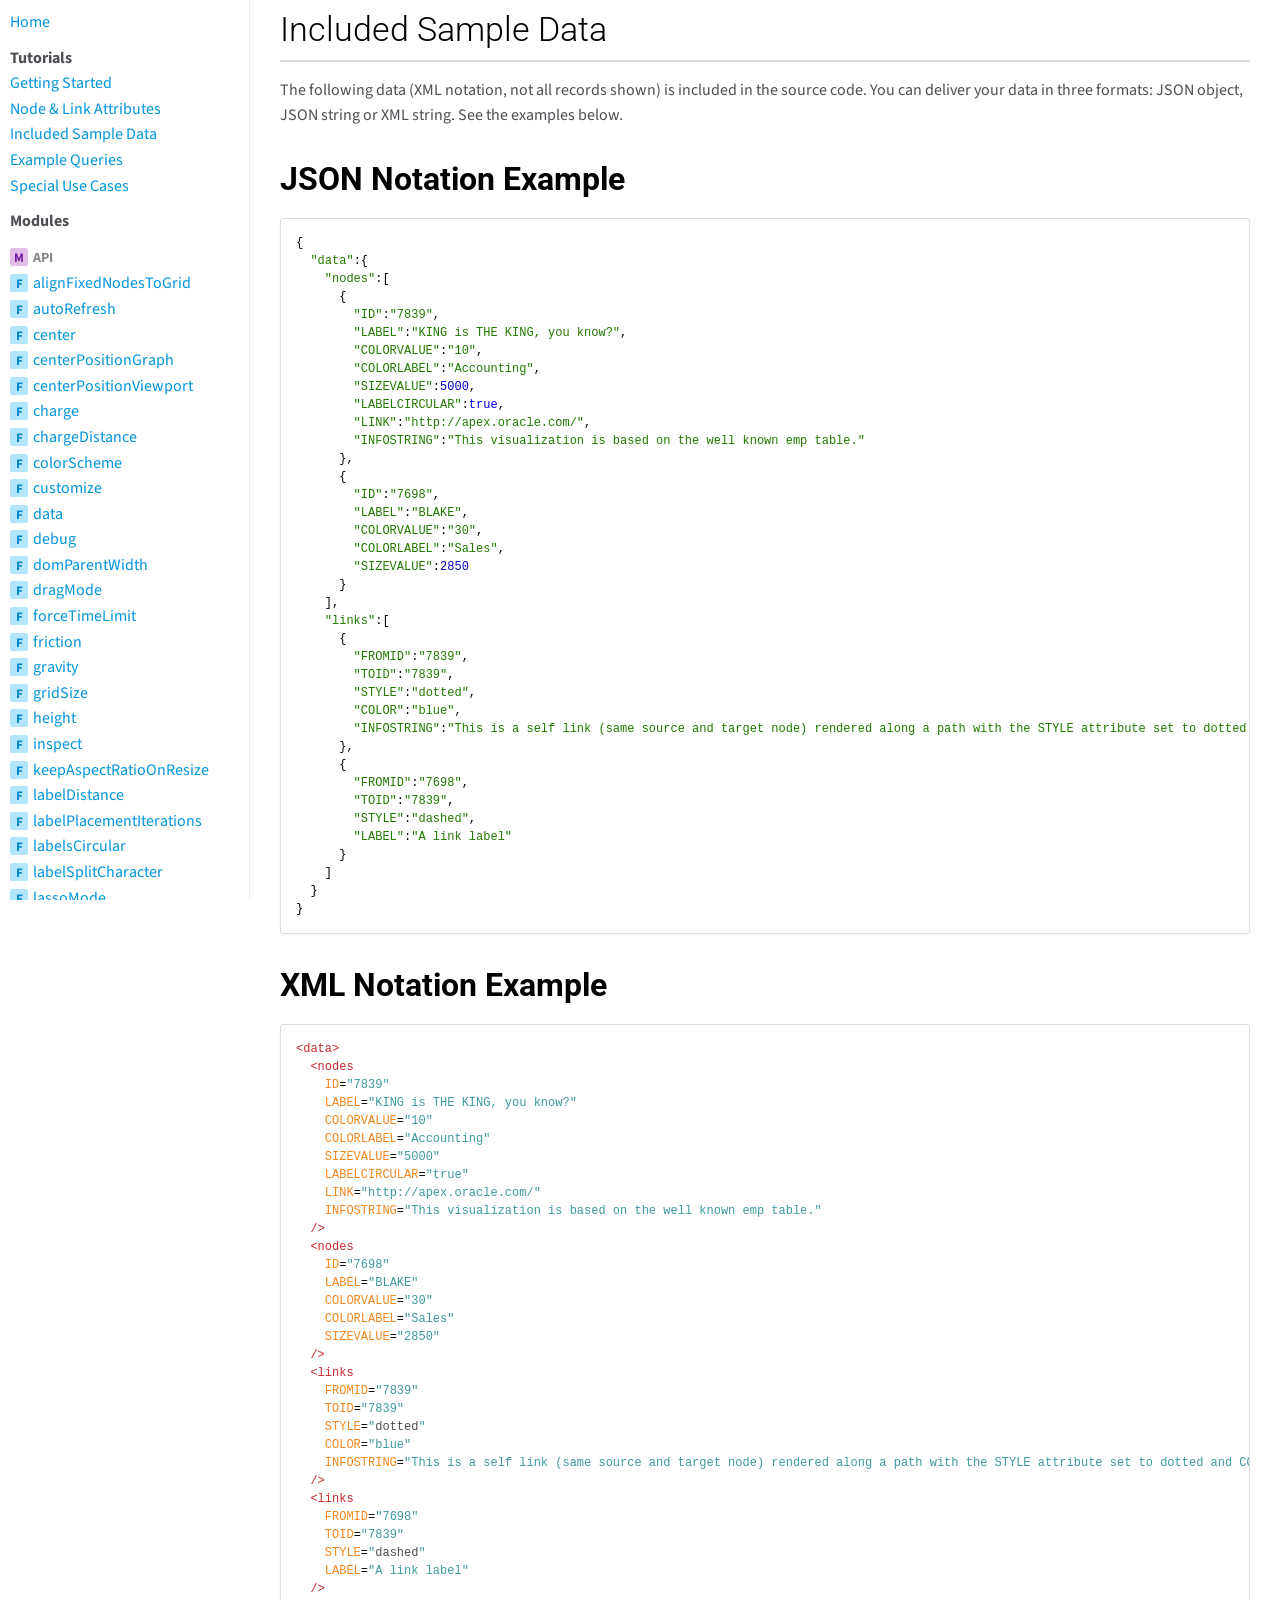
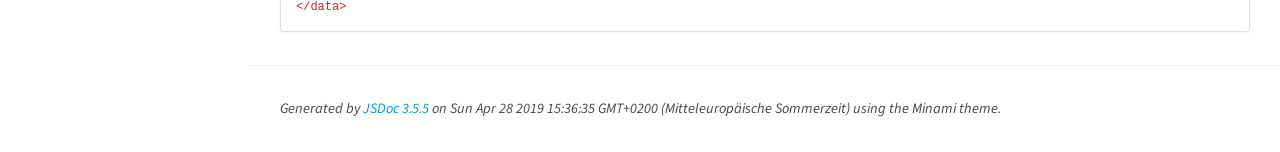
<file: d3-force-apex-plugin/docs/tutorial-3-included-sample-data.html>
<!DOCTYPE html>
<html lang="en">
<head>
    <meta charset="utf-8">
    <meta name="viewport" content="width=device-width,initial-scale=1">
    <title>Included Sample Data - Documentation</title>

    <script src="scripts/prettify/prettify.js"></script>
    <script src="scripts/prettify/lang-css.js"></script>
    <!--[if lt IE 9]>
      <script src="//html5shiv.googlecode.com/svn/trunk/html5.js"></script>
    <![endif]-->
    <link type="text/css" rel="stylesheet" href="https://code.ionicframework.com/ionicons/2.0.1/css/ionicons.min.css">
    <link type="text/css" rel="stylesheet" href="styles/prettify-tomorrow.css">
    <link type="text/css" rel="stylesheet" href="styles/jsdoc-default.css">
</head>
<body>

<input type="checkbox" id="nav-trigger" class="nav-trigger" />
<label for="nav-trigger" class="navicon-button x">
  <div class="navicon"></div>
</label>

<label for="nav-trigger" class="overlay"></label>

<nav>
    <li class="nav-link nav-home-link"><a href="index.html">Home</a></li><li class="nav-heading">Tutorials</li><li class="nav-item"><a href="tutorial-1-getting-started.html">Getting Started</a></li><li class="nav-item"><a href="tutorial-2-node-and-link-attributes.html">Node & Link Attributes</a></li><li class="nav-item"><a href="tutorial-3-included-sample-data.html">Included Sample Data</a></li><li class="nav-item"><a href="tutorial-4-example-queries.html">Example Queries</a></li><li class="nav-item"><a href="tutorial-5-special-use-cases.html">Special Use Cases</a></li><li class="nav-heading">Modules</li><li class="nav-heading"><span class="nav-item-type type-module">M</span><span class="nav-item-name"><a href="module-API.html">API</a></span></li><li class="nav-item"><span class="nav-item-type type-function">F</span><span class="nav-item-name"><a href="module-API.html#.alignFixedNodesToGrid">alignFixedNodesToGrid</a></span></li><li class="nav-item"><span class="nav-item-type type-function">F</span><span class="nav-item-name"><a href="module-API.html#.autoRefresh">autoRefresh</a></span></li><li class="nav-item"><span class="nav-item-type type-function">F</span><span class="nav-item-name"><a href="module-API.html#.center">center</a></span></li><li class="nav-item"><span class="nav-item-type type-function">F</span><span class="nav-item-name"><a href="module-API.html#.centerPositionGraph">centerPositionGraph</a></span></li><li class="nav-item"><span class="nav-item-type type-function">F</span><span class="nav-item-name"><a href="module-API.html#.centerPositionViewport">centerPositionViewport</a></span></li><li class="nav-item"><span class="nav-item-type type-function">F</span><span class="nav-item-name"><a href="module-API.html#.charge">charge</a></span></li><li class="nav-item"><span class="nav-item-type type-function">F</span><span class="nav-item-name"><a href="module-API.html#.chargeDistance">chargeDistance</a></span></li><li class="nav-item"><span class="nav-item-type type-function">F</span><span class="nav-item-name"><a href="module-API.html#.colorScheme">colorScheme</a></span></li><li class="nav-item"><span class="nav-item-type type-function">F</span><span class="nav-item-name"><a href="module-API.html#.customize">customize</a></span></li><li class="nav-item"><span class="nav-item-type type-function">F</span><span class="nav-item-name"><a href="module-API.html#.data">data</a></span></li><li class="nav-item"><span class="nav-item-type type-function">F</span><span class="nav-item-name"><a href="module-API.html#.debug">debug</a></span></li><li class="nav-item"><span class="nav-item-type type-function">F</span><span class="nav-item-name"><a href="module-API.html#.domParentWidth">domParentWidth</a></span></li><li class="nav-item"><span class="nav-item-type type-function">F</span><span class="nav-item-name"><a href="module-API.html#.dragMode">dragMode</a></span></li><li class="nav-item"><span class="nav-item-type type-function">F</span><span class="nav-item-name"><a href="module-API.html#.forceTimeLimit">forceTimeLimit</a></span></li><li class="nav-item"><span class="nav-item-type type-function">F</span><span class="nav-item-name"><a href="module-API.html#.friction">friction</a></span></li><li class="nav-item"><span class="nav-item-type type-function">F</span><span class="nav-item-name"><a href="module-API.html#.gravity">gravity</a></span></li><li class="nav-item"><span class="nav-item-type type-function">F</span><span class="nav-item-name"><a href="module-API.html#.gridSize">gridSize</a></span></li><li class="nav-item"><span class="nav-item-type type-function">F</span><span class="nav-item-name"><a href="module-API.html#.height">height</a></span></li><li class="nav-item"><span class="nav-item-type type-function">F</span><span class="nav-item-name"><a href="module-API.html#.inspect">inspect</a></span></li><li class="nav-item"><span class="nav-item-type type-function">F</span><span class="nav-item-name"><a href="module-API.html#.keepAspectRatioOnResize">keepAspectRatioOnResize</a></span></li><li class="nav-item"><span class="nav-item-type type-function">F</span><span class="nav-item-name"><a href="module-API.html#.labelDistance">labelDistance</a></span></li><li class="nav-item"><span class="nav-item-type type-function">F</span><span class="nav-item-name"><a href="module-API.html#.labelPlacementIterations">labelPlacementIterations</a></span></li><li class="nav-item"><span class="nav-item-type type-function">F</span><span class="nav-item-name"><a href="module-API.html#.labelsCircular">labelsCircular</a></span></li><li class="nav-item"><span class="nav-item-type type-function">F</span><span class="nav-item-name"><a href="module-API.html#.labelSplitCharacter">labelSplitCharacter</a></span></li><li class="nav-item"><span class="nav-item-type type-function">F</span><span class="nav-item-name"><a href="module-API.html#.lassoMode">lassoMode</a></span></li><li class="nav-item"><span class="nav-item-type type-function">F</span><span class="nav-item-name"><a href="module-API.html#.linkDistance">linkDistance</a></span></li><li class="nav-item"><span class="nav-item-type type-function">F</span><span class="nav-item-name"><a href="module-API.html#.links">links</a></span></li><li class="nav-item"><span class="nav-item-type type-function">F</span><span class="nav-item-name"><a href="module-API.html#.linkStrength">linkStrength</a></span></li><li class="nav-item"><span class="nav-item-type type-function">F</span><span class="nav-item-name"><a href="module-API.html#.maxNodeRadius">maxNodeRadius</a></span></li><li class="nav-item"><span class="nav-item-type type-function">F</span><span class="nav-item-name"><a href="module-API.html#.maxZoomFactor">maxZoomFactor</a></span></li><li class="nav-item"><span class="nav-item-type type-function">F</span><span class="nav-item-name"><a href="module-API.html#.minNodeRadius">minNodeRadius</a></span></li><li class="nav-item"><span class="nav-item-type type-function">F</span><span class="nav-item-name"><a href="module-API.html#.minZoomFactor">minZoomFactor</a></span></li><li class="nav-item"><span class="nav-item-type type-function">F</span><span class="nav-item-name"><a href="module-API.html#.moveFixedNodes">moveFixedNodes</a></span></li><li class="nav-item"><span class="nav-item-type type-function">F</span><span class="nav-item-name"><a href="module-API.html#.nodeDataById">nodeDataById</a></span></li><li class="nav-item"><span class="nav-item-type type-function">F</span><span class="nav-item-name"><a href="module-API.html#.nodeEventToOpenLink">nodeEventToOpenLink</a></span></li><li class="nav-item"><span class="nav-item-type type-function">F</span><span class="nav-item-name"><a href="module-API.html#.nodeEventToStopPinMode">nodeEventToStopPinMode</a></span></li><li class="nav-item"><span class="nav-item-type type-function">F</span><span class="nav-item-name"><a href="module-API.html#.nodeLinkTarget">nodeLinkTarget</a></span></li><li class="nav-item"><span class="nav-item-type type-function">F</span><span class="nav-item-name"><a href="module-API.html#.nodes">nodes</a></span></li><li class="nav-item"><span class="nav-item-type type-function">F</span><span class="nav-item-name"><a href="module-API.html#.onForceEndFunction">onForceEndFunction</a></span></li><li class="nav-item"><span class="nav-item-type type-function">F</span><span class="nav-item-name"><a href="module-API.html#.onForceStartFunction">onForceStartFunction</a></span></li><li class="nav-item"><span class="nav-item-type type-function">F</span><span class="nav-item-name"><a href="module-API.html#.onLassoEndFunction">onLassoEndFunction</a></span></li><li class="nav-item"><span class="nav-item-type type-function">F</span><span class="nav-item-name"><a href="module-API.html#.onLassoStartFunction">onLassoStartFunction</a></span></li><li class="nav-item"><span class="nav-item-type type-function">F</span><span class="nav-item-name"><a href="module-API.html#.onLinkClickFunction">onLinkClickFunction</a></span></li><li class="nav-item"><span class="nav-item-type type-function">F</span><span class="nav-item-name"><a href="module-API.html#.onNodeClickFunction">onNodeClickFunction</a></span></li><li class="nav-item"><span class="nav-item-type type-function">F</span><span class="nav-item-name"><a href="module-API.html#.onNodeContextmenuFunction">onNodeContextmenuFunction</a></span></li><li class="nav-item"><span class="nav-item-type type-function">F</span><span class="nav-item-name"><a href="module-API.html#.onNodeContextmenuPreventDefault">onNodeContextmenuPreventDefault</a></span></li><li class="nav-item"><span class="nav-item-type type-function">F</span><span class="nav-item-name"><a href="module-API.html#.onNodeDblclickFunction">onNodeDblclickFunction</a></span></li><li class="nav-item"><span class="nav-item-type type-function">F</span><span class="nav-item-name"><a href="module-API.html#.onNodeMouseenterFunction">onNodeMouseenterFunction</a></span></li><li class="nav-item"><span class="nav-item-type type-function">F</span><span class="nav-item-name"><a href="module-API.html#.onNodeMouseleaveFunction">onNodeMouseleaveFunction</a></span></li><li class="nav-item"><span class="nav-item-type type-function">F</span><span class="nav-item-name"><a href="module-API.html#.onRenderEndFunction">onRenderEndFunction</a></span></li><li class="nav-item"><span class="nav-item-type type-function">F</span><span class="nav-item-name"><a href="module-API.html#.onResizeFunction">onResizeFunction</a></span></li><li class="nav-item"><span class="nav-item-type type-function">F</span><span class="nav-item-name"><a href="module-API.html#.onResizeFunctionTimeout">onResizeFunctionTimeout</a></span></li><li class="nav-item"><span class="nav-item-type type-function">F</span><span class="nav-item-name"><a href="module-API.html#.options">options</a></span></li><li class="nav-item"><span class="nav-item-type type-function">F</span><span class="nav-item-name"><a href="module-API.html#.optionsCustomizationWizard">optionsCustomizationWizard</a></span></li><li class="nav-item"><span class="nav-item-type type-function">F</span><span class="nav-item-name"><a href="module-API.html#.pinMode">pinMode</a></span></li><li class="nav-item"><span class="nav-item-type type-function">F</span><span class="nav-item-name"><a href="module-API.html#.positions">positions</a></span></li><li class="nav-item"><span class="nav-item-type type-function">F</span><span class="nav-item-name"><a href="module-API.html#.preventLabelOverlappingOnForceEnd">preventLabelOverlappingOnForceEnd</a></span></li><li class="nav-item"><span class="nav-item-type type-function">F</span><span class="nav-item-name"><a href="module-API.html#.refreshInterval">refreshInterval</a></span></li><li class="nav-item"><span class="nav-item-type type-function">F</span><span class="nav-item-name"><a href="module-API.html#.releaseFixedNodes">releaseFixedNodes</a></span></li><li class="nav-item"><span class="nav-item-type type-function">F</span><span class="nav-item-name"><a href="module-API.html#.render">render</a></span></li><li class="nav-item"><span class="nav-item-type type-function">F</span><span class="nav-item-name"><a href="module-API.html#.resume">resume</a></span></li><li class="nav-item"><span class="nav-item-type type-function">F</span><span class="nav-item-name"><a href="module-API.html#.sampleData">sampleData</a></span></li><li class="nav-item"><span class="nav-item-type type-function">F</span><span class="nav-item-name"><a href="module-API.html#.selfLinkDistance">selfLinkDistance</a></span></li><li class="nav-item"><span class="nav-item-type type-function">F</span><span class="nav-item-name"><a href="module-API.html#.selfLinks">selfLinks</a></span></li><li class="nav-item"><span class="nav-item-type type-function">F</span><span class="nav-item-name"><a href="module-API.html#.setDomParentPaddingToZero">setDomParentPaddingToZero</a></span></li><li class="nav-item"><span class="nav-item-type type-function">F</span><span class="nav-item-name"><a href="module-API.html#.showBorder">showBorder</a></span></li><li class="nav-item"><span class="nav-item-type type-function">F</span><span class="nav-item-name"><a href="module-API.html#.showLabels">showLabels</a></span></li><li class="nav-item"><span class="nav-item-type type-function">F</span><span class="nav-item-name"><a href="module-API.html#.showLegend">showLegend</a></span></li><li class="nav-item"><span class="nav-item-type type-function">F</span><span class="nav-item-name"><a href="module-API.html#.showLinkDirection">showLinkDirection</a></span></li><li class="nav-item"><span class="nav-item-type type-function">F</span><span class="nav-item-name"><a href="module-API.html#.showLoadingIndicator">showLoadingIndicator</a></span></li><li class="nav-item"><span class="nav-item-type type-function">F</span><span class="nav-item-name"><a href="module-API.html#.showLoadingIndicatorOnAjaxCall">showLoadingIndicatorOnAjaxCall</a></span></li><li class="nav-item"><span class="nav-item-type type-function">F</span><span class="nav-item-name"><a href="module-API.html#.showSelfLinks">showSelfLinks</a></span></li><li class="nav-item"><span class="nav-item-type type-function">F</span><span class="nav-item-name"><a href="module-API.html#.showTooltips">showTooltips</a></span></li><li class="nav-item"><span class="nav-item-type type-function">F</span><span class="nav-item-name"><a href="module-API.html#.start">start</a></span></li><li class="nav-item"><span class="nav-item-type type-function">F</span><span class="nav-item-name"><a href="module-API.html#.theta">theta</a></span></li><li class="nav-item"><span class="nav-item-type type-function">F</span><span class="nav-item-name"><a href="module-API.html#.tooltipPosition">tooltipPosition</a></span></li><li class="nav-item"><span class="nav-item-type type-function">F</span><span class="nav-item-name"><a href="module-API.html#.transform">transform</a></span></li><li class="nav-item"><span class="nav-item-type type-function">F</span><span class="nav-item-name"><a href="module-API.html#.useDomParentWidth">useDomParentWidth</a></span></li><li class="nav-item"><span class="nav-item-type type-function">F</span><span class="nav-item-name"><a href="module-API.html#.userAgent">userAgent</a></span></li><li class="nav-item"><span class="nav-item-type type-function">F</span><span class="nav-item-name"><a href="module-API.html#.version">version</a></span></li><li class="nav-item"><span class="nav-item-type type-function">F</span><span class="nav-item-name"><a href="module-API.html#.width">width</a></span></li><li class="nav-item"><span class="nav-item-type type-function">F</span><span class="nav-item-name"><a href="module-API.html#.wrapLabels">wrapLabels</a></span></li><li class="nav-item"><span class="nav-item-type type-function">F</span><span class="nav-item-name"><a href="module-API.html#.wrappedLabelLineHeight">wrappedLabelLineHeight</a></span></li><li class="nav-item"><span class="nav-item-type type-function">F</span><span class="nav-item-name"><a href="module-API.html#.wrappedLabelWidth">wrappedLabelWidth</a></span></li><li class="nav-item"><span class="nav-item-type type-function">F</span><span class="nav-item-name"><a href="module-API.html#.zoom">zoom</a></span></li><li class="nav-item"><span class="nav-item-type type-function">F</span><span class="nav-item-name"><a href="module-API.html#.zoomMode">zoomMode</a></span></li><li class="nav-item"><span class="nav-item-type type-function">F</span><span class="nav-item-name"><a href="module-API.html#.zoomSmooth">zoomSmooth</a></span></li><li class="nav-item"><span class="nav-item-type type-function">F</span><span class="nav-item-name"><a href="module-API.html#.zoomToFit">zoomToFit</a></span></li><li class="nav-item"><span class="nav-item-type type-function">F</span><span class="nav-item-name"><a href="module-API.html#.zoomToFitOnForceEnd">zoomToFitOnForceEnd</a></span></li><li class="nav-item"><span class="nav-item-type type-function">F</span><span class="nav-item-name"><a href="module-API.html#.zoomToFitOnResize">zoomToFitOnResize</a></span></li><li class="nav-heading"><a href="global.html">Globals</a></li><li class="nav-item"><span class="nav-item-type type-function">F</span><span class="nav-item-name"><a href="global.html#netGobrechtsD3Force">netGobrechtsD3Force</a></span></li>
</nav>

<div id="main">
    
    <h1 class="page-title">Included Sample Data</h1>
    

    <section>

<header>
    
</header>

<article>
    <p>The following data (XML notation, not all records shown) is included in the source code. You can deliver your data in three formats: JSON object, JSON string or XML string. See the examples below.</p>
<h2>JSON Notation Example</h2><pre class="prettyprint source lang-js"><code>{
  &quot;data&quot;:{
    &quot;nodes&quot;:[
      {
        &quot;ID&quot;:&quot;7839&quot;,
        &quot;LABEL&quot;:&quot;KING is THE KING, you know?&quot;,
        &quot;COLORVALUE&quot;:&quot;10&quot;,
        &quot;COLORLABEL&quot;:&quot;Accounting&quot;,
        &quot;SIZEVALUE&quot;:5000,
        &quot;LABELCIRCULAR&quot;:true,
        &quot;LINK&quot;:&quot;http://apex.oracle.com/&quot;,
        &quot;INFOSTRING&quot;:&quot;This visualization is based on the well known emp table.&quot;
      },
      {
        &quot;ID&quot;:&quot;7698&quot;,
        &quot;LABEL&quot;:&quot;BLAKE&quot;,
        &quot;COLORVALUE&quot;:&quot;30&quot;,
        &quot;COLORLABEL&quot;:&quot;Sales&quot;,
        &quot;SIZEVALUE&quot;:2850
      }
    ],
    &quot;links&quot;:[
      {
        &quot;FROMID&quot;:&quot;7839&quot;,
        &quot;TOID&quot;:&quot;7839&quot;,
        &quot;STYLE&quot;:&quot;dotted&quot;,
        &quot;COLOR&quot;:&quot;blue&quot;,
        &quot;INFOSTRING&quot;:&quot;This is a self link (same source and target node) rendered along a path with the STYLE attribute set to dotted and COLOR attribute set to blue.&quot;
      },
      {
        &quot;FROMID&quot;:&quot;7698&quot;,
        &quot;TOID&quot;:&quot;7839&quot;,
        &quot;STYLE&quot;:&quot;dashed&quot;,
        &quot;LABEL&quot;:&quot;A link label&quot;
      }
    ]
  }
}</code></pre><h2>XML Notation Example</h2><pre class="prettyprint source lang-xml"><code>&lt;data>
  &lt;nodes
    ID=&quot;7839&quot;
    LABEL=&quot;KING is THE KING, you know?&quot;
    COLORVALUE=&quot;10&quot;
    COLORLABEL=&quot;Accounting&quot;
    SIZEVALUE=&quot;5000&quot;
    LABELCIRCULAR=&quot;true&quot;
    LINK=&quot;http://apex.oracle.com/&quot;
    INFOSTRING=&quot;This visualization is based on the well known emp table.&quot;
  />
  &lt;nodes
    ID=&quot;7698&quot;
    LABEL=&quot;BLAKE&quot;
    COLORVALUE=&quot;30&quot;
    COLORLABEL=&quot;Sales&quot;
    SIZEVALUE=&quot;2850&quot;
  />
  &lt;links
    FROMID=&quot;7839&quot;
    TOID=&quot;7839&quot;
    STYLE=&quot;dotted&quot;
    COLOR=&quot;blue&quot;
    INFOSTRING=&quot;This is a self link (same source and target node) rendered along a path with the STYLE attribute set to dotted and COLOR attribute set to blue.&quot;
  />
  &lt;links
    FROMID=&quot;7698&quot;
    TOID=&quot;7839&quot;
    STYLE=&quot;dashed&quot;
    LABEL=&quot;A link label&quot;
  />
&lt;/data></code></pre>
</article>

</section>

</div>

<br class="clear">

<footer>
    Generated by <a href="https://github.com/jsdoc3/jsdoc">JSDoc 3.5.5</a> on Sun Apr 28 2019 15:36:35 GMT+0200 (Mitteleuropäische Sommerzeit) using the Minami theme.
</footer>

<script>prettyPrint();</script>
<script src="scripts/linenumber.js"></script>
</body>
</html>
</file>
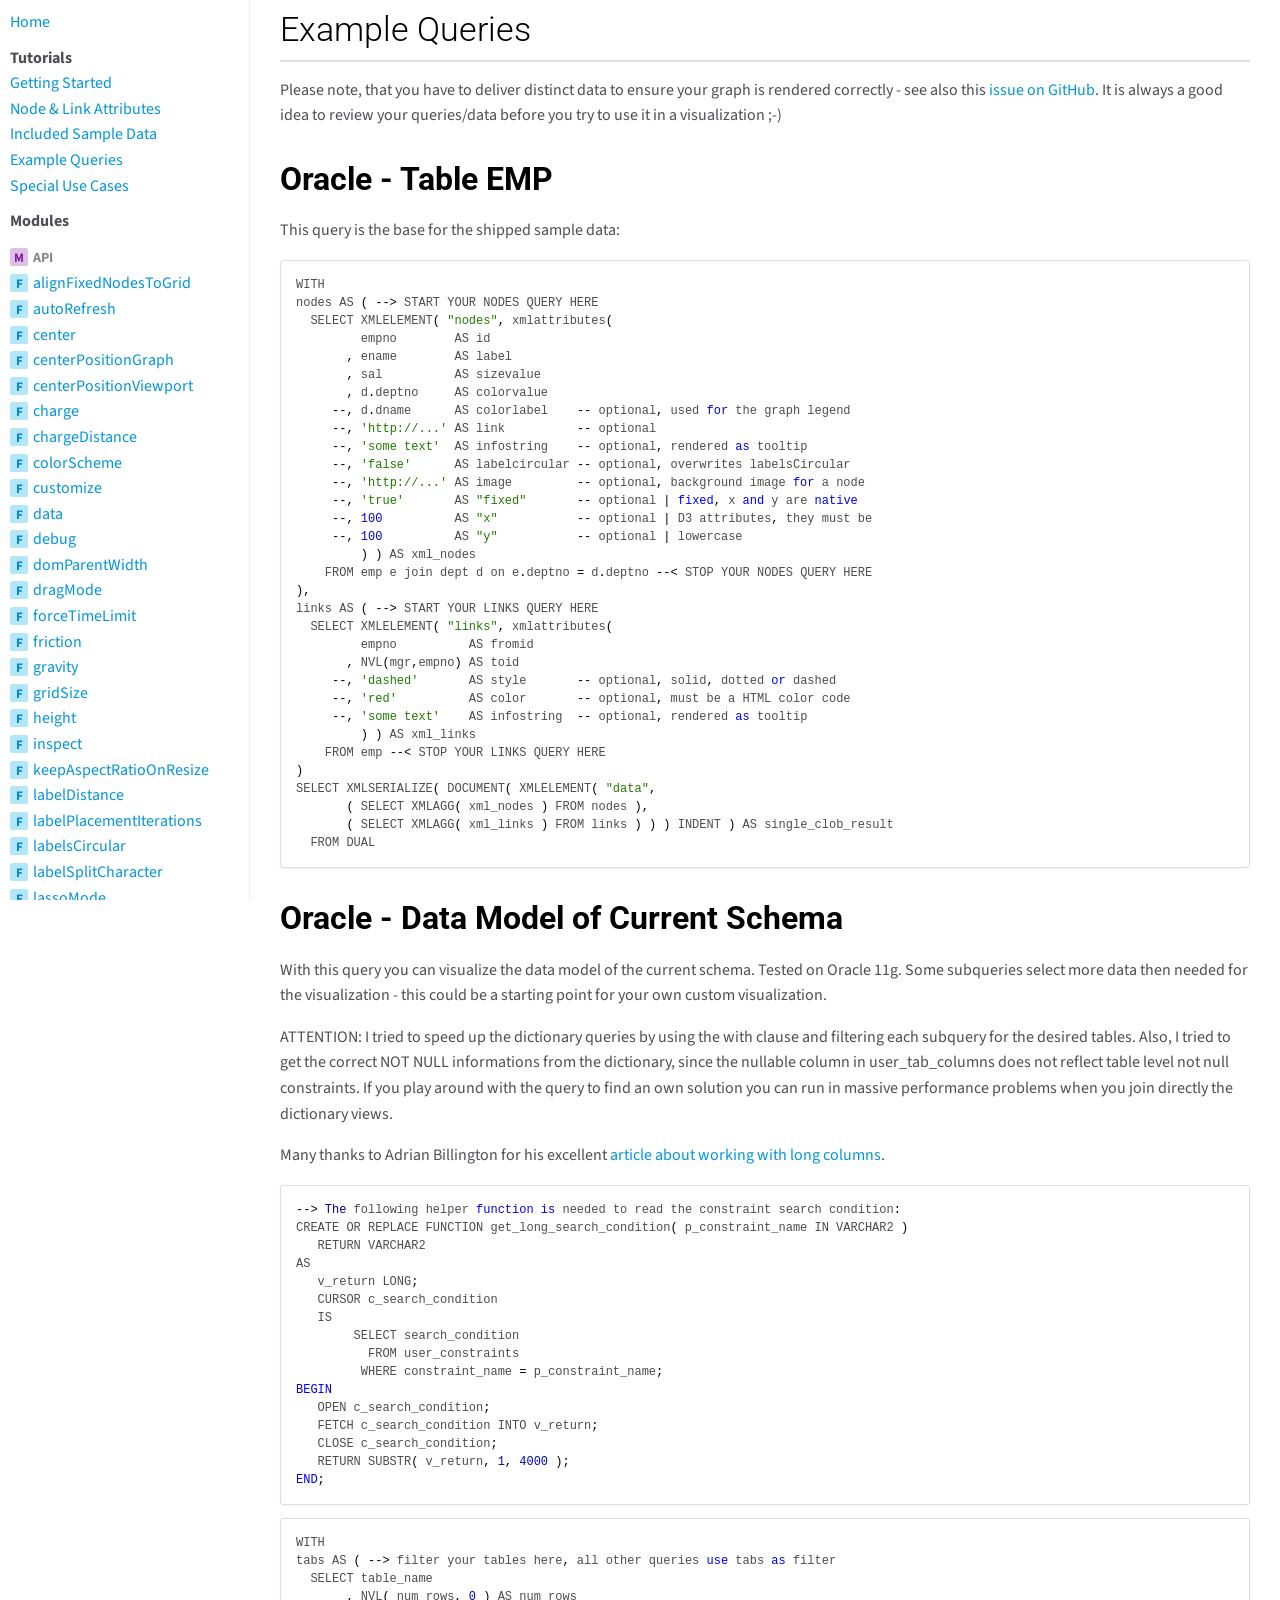
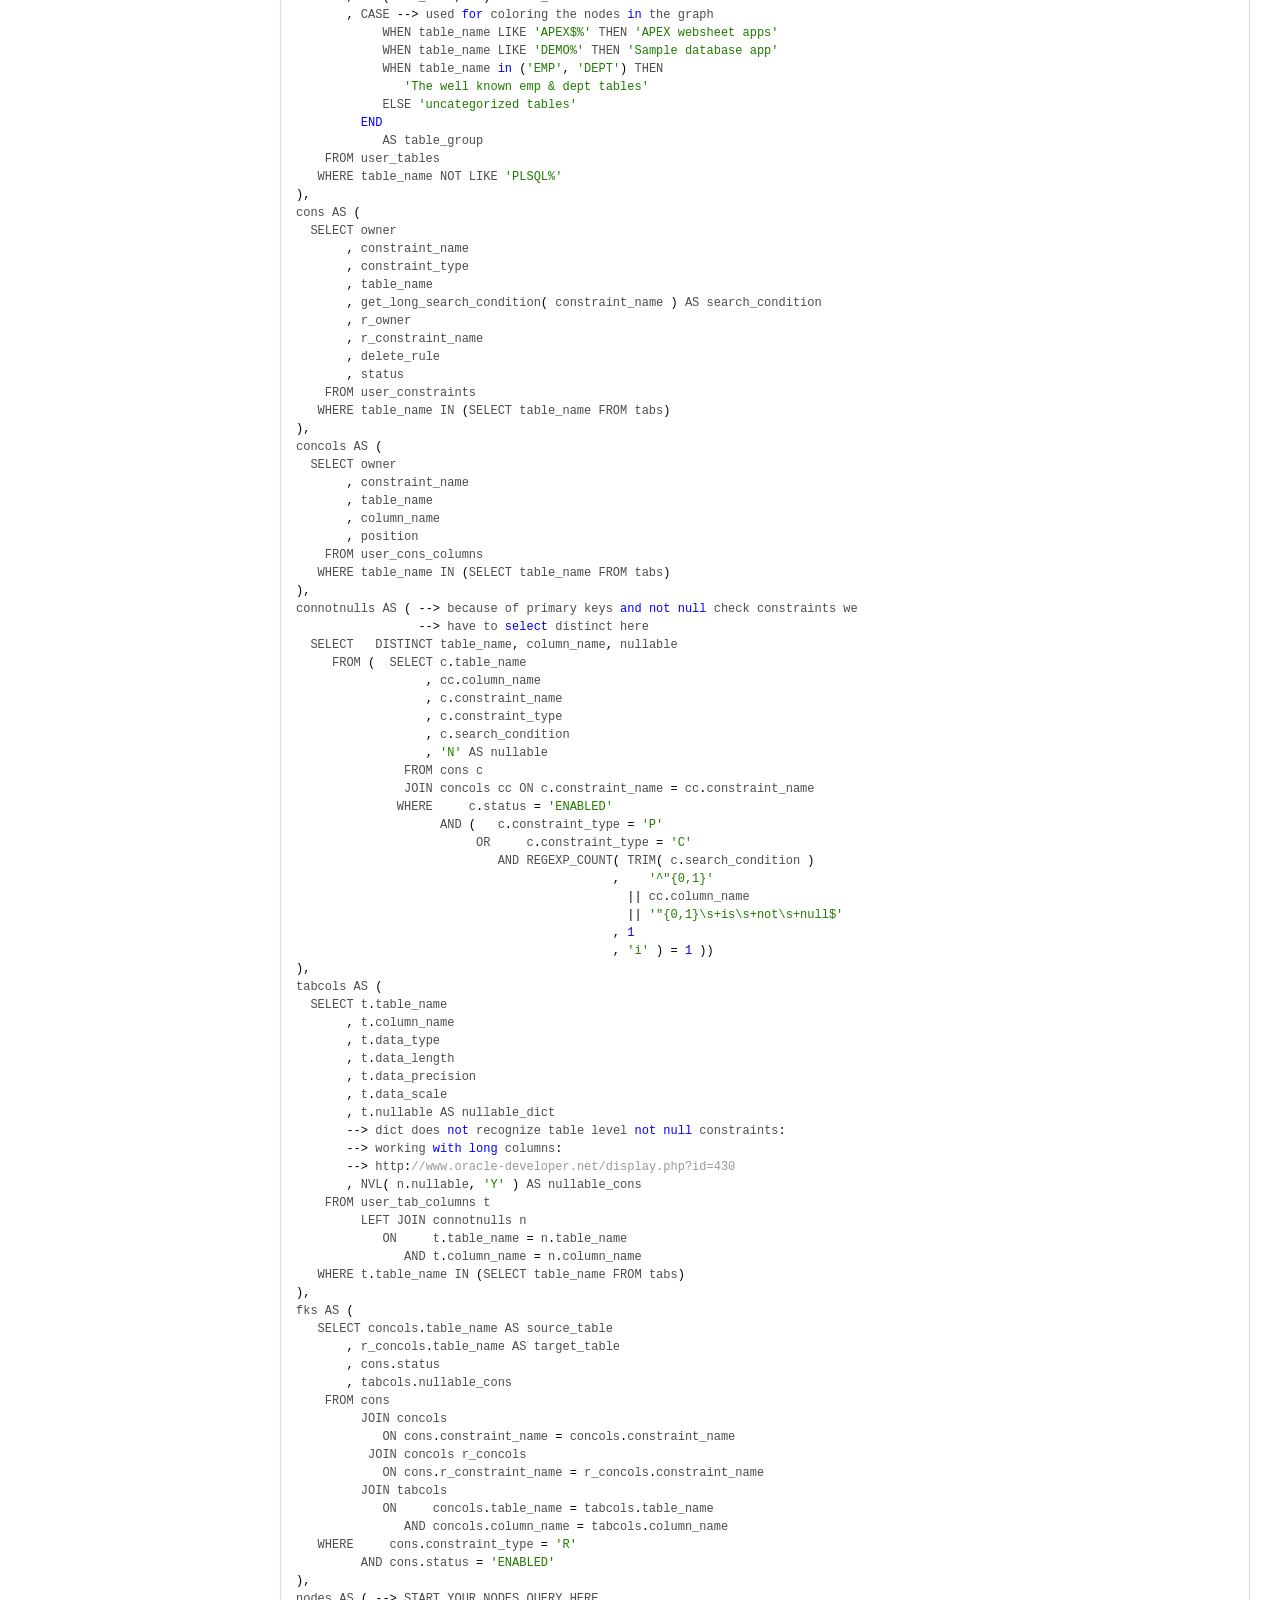
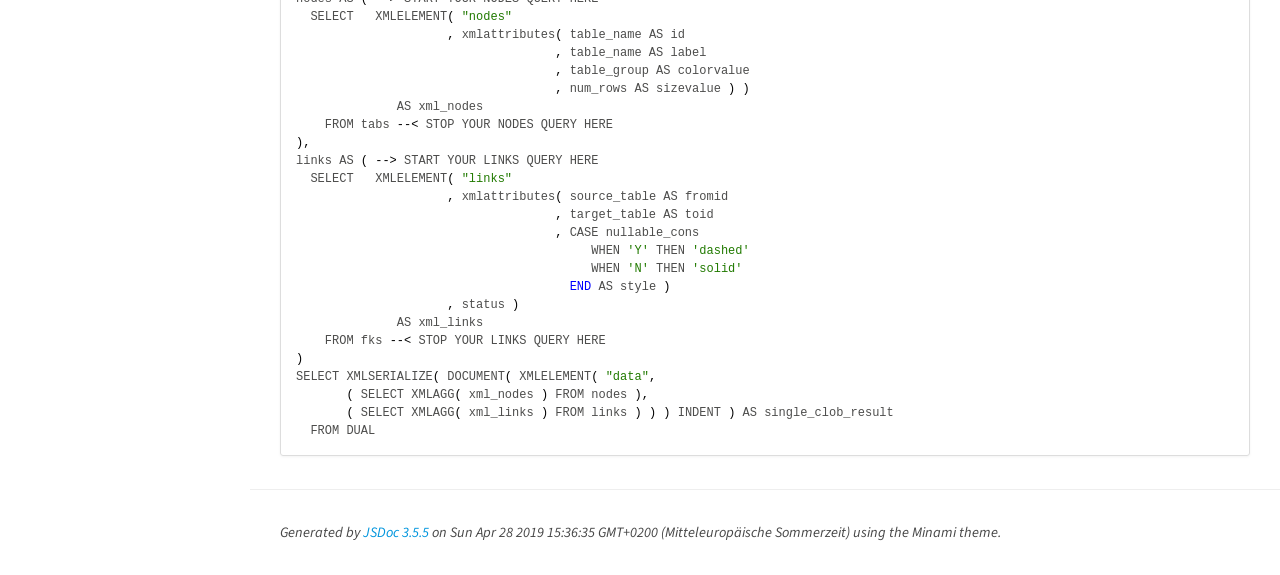
<file: d3-force-apex-plugin/docs/tutorial-4-example-queries.html>
<!DOCTYPE html>
<html lang="en">
<head>
    <meta charset="utf-8">
    <meta name="viewport" content="width=device-width,initial-scale=1">
    <title>Example Queries - Documentation</title>

    <script src="scripts/prettify/prettify.js"></script>
    <script src="scripts/prettify/lang-css.js"></script>
    <!--[if lt IE 9]>
      <script src="//html5shiv.googlecode.com/svn/trunk/html5.js"></script>
    <![endif]-->
    <link type="text/css" rel="stylesheet" href="https://code.ionicframework.com/ionicons/2.0.1/css/ionicons.min.css">
    <link type="text/css" rel="stylesheet" href="styles/prettify-tomorrow.css">
    <link type="text/css" rel="stylesheet" href="styles/jsdoc-default.css">
</head>
<body>

<input type="checkbox" id="nav-trigger" class="nav-trigger" />
<label for="nav-trigger" class="navicon-button x">
  <div class="navicon"></div>
</label>

<label for="nav-trigger" class="overlay"></label>

<nav>
    <li class="nav-link nav-home-link"><a href="index.html">Home</a></li><li class="nav-heading">Tutorials</li><li class="nav-item"><a href="tutorial-1-getting-started.html">Getting Started</a></li><li class="nav-item"><a href="tutorial-2-node-and-link-attributes.html">Node & Link Attributes</a></li><li class="nav-item"><a href="tutorial-3-included-sample-data.html">Included Sample Data</a></li><li class="nav-item"><a href="tutorial-4-example-queries.html">Example Queries</a></li><li class="nav-item"><a href="tutorial-5-special-use-cases.html">Special Use Cases</a></li><li class="nav-heading">Modules</li><li class="nav-heading"><span class="nav-item-type type-module">M</span><span class="nav-item-name"><a href="module-API.html">API</a></span></li><li class="nav-item"><span class="nav-item-type type-function">F</span><span class="nav-item-name"><a href="module-API.html#.alignFixedNodesToGrid">alignFixedNodesToGrid</a></span></li><li class="nav-item"><span class="nav-item-type type-function">F</span><span class="nav-item-name"><a href="module-API.html#.autoRefresh">autoRefresh</a></span></li><li class="nav-item"><span class="nav-item-type type-function">F</span><span class="nav-item-name"><a href="module-API.html#.center">center</a></span></li><li class="nav-item"><span class="nav-item-type type-function">F</span><span class="nav-item-name"><a href="module-API.html#.centerPositionGraph">centerPositionGraph</a></span></li><li class="nav-item"><span class="nav-item-type type-function">F</span><span class="nav-item-name"><a href="module-API.html#.centerPositionViewport">centerPositionViewport</a></span></li><li class="nav-item"><span class="nav-item-type type-function">F</span><span class="nav-item-name"><a href="module-API.html#.charge">charge</a></span></li><li class="nav-item"><span class="nav-item-type type-function">F</span><span class="nav-item-name"><a href="module-API.html#.chargeDistance">chargeDistance</a></span></li><li class="nav-item"><span class="nav-item-type type-function">F</span><span class="nav-item-name"><a href="module-API.html#.colorScheme">colorScheme</a></span></li><li class="nav-item"><span class="nav-item-type type-function">F</span><span class="nav-item-name"><a href="module-API.html#.customize">customize</a></span></li><li class="nav-item"><span class="nav-item-type type-function">F</span><span class="nav-item-name"><a href="module-API.html#.data">data</a></span></li><li class="nav-item"><span class="nav-item-type type-function">F</span><span class="nav-item-name"><a href="module-API.html#.debug">debug</a></span></li><li class="nav-item"><span class="nav-item-type type-function">F</span><span class="nav-item-name"><a href="module-API.html#.domParentWidth">domParentWidth</a></span></li><li class="nav-item"><span class="nav-item-type type-function">F</span><span class="nav-item-name"><a href="module-API.html#.dragMode">dragMode</a></span></li><li class="nav-item"><span class="nav-item-type type-function">F</span><span class="nav-item-name"><a href="module-API.html#.forceTimeLimit">forceTimeLimit</a></span></li><li class="nav-item"><span class="nav-item-type type-function">F</span><span class="nav-item-name"><a href="module-API.html#.friction">friction</a></span></li><li class="nav-item"><span class="nav-item-type type-function">F</span><span class="nav-item-name"><a href="module-API.html#.gravity">gravity</a></span></li><li class="nav-item"><span class="nav-item-type type-function">F</span><span class="nav-item-name"><a href="module-API.html#.gridSize">gridSize</a></span></li><li class="nav-item"><span class="nav-item-type type-function">F</span><span class="nav-item-name"><a href="module-API.html#.height">height</a></span></li><li class="nav-item"><span class="nav-item-type type-function">F</span><span class="nav-item-name"><a href="module-API.html#.inspect">inspect</a></span></li><li class="nav-item"><span class="nav-item-type type-function">F</span><span class="nav-item-name"><a href="module-API.html#.keepAspectRatioOnResize">keepAspectRatioOnResize</a></span></li><li class="nav-item"><span class="nav-item-type type-function">F</span><span class="nav-item-name"><a href="module-API.html#.labelDistance">labelDistance</a></span></li><li class="nav-item"><span class="nav-item-type type-function">F</span><span class="nav-item-name"><a href="module-API.html#.labelPlacementIterations">labelPlacementIterations</a></span></li><li class="nav-item"><span class="nav-item-type type-function">F</span><span class="nav-item-name"><a href="module-API.html#.labelsCircular">labelsCircular</a></span></li><li class="nav-item"><span class="nav-item-type type-function">F</span><span class="nav-item-name"><a href="module-API.html#.labelSplitCharacter">labelSplitCharacter</a></span></li><li class="nav-item"><span class="nav-item-type type-function">F</span><span class="nav-item-name"><a href="module-API.html#.lassoMode">lassoMode</a></span></li><li class="nav-item"><span class="nav-item-type type-function">F</span><span class="nav-item-name"><a href="module-API.html#.linkDistance">linkDistance</a></span></li><li class="nav-item"><span class="nav-item-type type-function">F</span><span class="nav-item-name"><a href="module-API.html#.links">links</a></span></li><li class="nav-item"><span class="nav-item-type type-function">F</span><span class="nav-item-name"><a href="module-API.html#.linkStrength">linkStrength</a></span></li><li class="nav-item"><span class="nav-item-type type-function">F</span><span class="nav-item-name"><a href="module-API.html#.maxNodeRadius">maxNodeRadius</a></span></li><li class="nav-item"><span class="nav-item-type type-function">F</span><span class="nav-item-name"><a href="module-API.html#.maxZoomFactor">maxZoomFactor</a></span></li><li class="nav-item"><span class="nav-item-type type-function">F</span><span class="nav-item-name"><a href="module-API.html#.minNodeRadius">minNodeRadius</a></span></li><li class="nav-item"><span class="nav-item-type type-function">F</span><span class="nav-item-name"><a href="module-API.html#.minZoomFactor">minZoomFactor</a></span></li><li class="nav-item"><span class="nav-item-type type-function">F</span><span class="nav-item-name"><a href="module-API.html#.moveFixedNodes">moveFixedNodes</a></span></li><li class="nav-item"><span class="nav-item-type type-function">F</span><span class="nav-item-name"><a href="module-API.html#.nodeDataById">nodeDataById</a></span></li><li class="nav-item"><span class="nav-item-type type-function">F</span><span class="nav-item-name"><a href="module-API.html#.nodeEventToOpenLink">nodeEventToOpenLink</a></span></li><li class="nav-item"><span class="nav-item-type type-function">F</span><span class="nav-item-name"><a href="module-API.html#.nodeEventToStopPinMode">nodeEventToStopPinMode</a></span></li><li class="nav-item"><span class="nav-item-type type-function">F</span><span class="nav-item-name"><a href="module-API.html#.nodeLinkTarget">nodeLinkTarget</a></span></li><li class="nav-item"><span class="nav-item-type type-function">F</span><span class="nav-item-name"><a href="module-API.html#.nodes">nodes</a></span></li><li class="nav-item"><span class="nav-item-type type-function">F</span><span class="nav-item-name"><a href="module-API.html#.onForceEndFunction">onForceEndFunction</a></span></li><li class="nav-item"><span class="nav-item-type type-function">F</span><span class="nav-item-name"><a href="module-API.html#.onForceStartFunction">onForceStartFunction</a></span></li><li class="nav-item"><span class="nav-item-type type-function">F</span><span class="nav-item-name"><a href="module-API.html#.onLassoEndFunction">onLassoEndFunction</a></span></li><li class="nav-item"><span class="nav-item-type type-function">F</span><span class="nav-item-name"><a href="module-API.html#.onLassoStartFunction">onLassoStartFunction</a></span></li><li class="nav-item"><span class="nav-item-type type-function">F</span><span class="nav-item-name"><a href="module-API.html#.onLinkClickFunction">onLinkClickFunction</a></span></li><li class="nav-item"><span class="nav-item-type type-function">F</span><span class="nav-item-name"><a href="module-API.html#.onNodeClickFunction">onNodeClickFunction</a></span></li><li class="nav-item"><span class="nav-item-type type-function">F</span><span class="nav-item-name"><a href="module-API.html#.onNodeContextmenuFunction">onNodeContextmenuFunction</a></span></li><li class="nav-item"><span class="nav-item-type type-function">F</span><span class="nav-item-name"><a href="module-API.html#.onNodeContextmenuPreventDefault">onNodeContextmenuPreventDefault</a></span></li><li class="nav-item"><span class="nav-item-type type-function">F</span><span class="nav-item-name"><a href="module-API.html#.onNodeDblclickFunction">onNodeDblclickFunction</a></span></li><li class="nav-item"><span class="nav-item-type type-function">F</span><span class="nav-item-name"><a href="module-API.html#.onNodeMouseenterFunction">onNodeMouseenterFunction</a></span></li><li class="nav-item"><span class="nav-item-type type-function">F</span><span class="nav-item-name"><a href="module-API.html#.onNodeMouseleaveFunction">onNodeMouseleaveFunction</a></span></li><li class="nav-item"><span class="nav-item-type type-function">F</span><span class="nav-item-name"><a href="module-API.html#.onRenderEndFunction">onRenderEndFunction</a></span></li><li class="nav-item"><span class="nav-item-type type-function">F</span><span class="nav-item-name"><a href="module-API.html#.onResizeFunction">onResizeFunction</a></span></li><li class="nav-item"><span class="nav-item-type type-function">F</span><span class="nav-item-name"><a href="module-API.html#.onResizeFunctionTimeout">onResizeFunctionTimeout</a></span></li><li class="nav-item"><span class="nav-item-type type-function">F</span><span class="nav-item-name"><a href="module-API.html#.options">options</a></span></li><li class="nav-item"><span class="nav-item-type type-function">F</span><span class="nav-item-name"><a href="module-API.html#.optionsCustomizationWizard">optionsCustomizationWizard</a></span></li><li class="nav-item"><span class="nav-item-type type-function">F</span><span class="nav-item-name"><a href="module-API.html#.pinMode">pinMode</a></span></li><li class="nav-item"><span class="nav-item-type type-function">F</span><span class="nav-item-name"><a href="module-API.html#.positions">positions</a></span></li><li class="nav-item"><span class="nav-item-type type-function">F</span><span class="nav-item-name"><a href="module-API.html#.preventLabelOverlappingOnForceEnd">preventLabelOverlappingOnForceEnd</a></span></li><li class="nav-item"><span class="nav-item-type type-function">F</span><span class="nav-item-name"><a href="module-API.html#.refreshInterval">refreshInterval</a></span></li><li class="nav-item"><span class="nav-item-type type-function">F</span><span class="nav-item-name"><a href="module-API.html#.releaseFixedNodes">releaseFixedNodes</a></span></li><li class="nav-item"><span class="nav-item-type type-function">F</span><span class="nav-item-name"><a href="module-API.html#.render">render</a></span></li><li class="nav-item"><span class="nav-item-type type-function">F</span><span class="nav-item-name"><a href="module-API.html#.resume">resume</a></span></li><li class="nav-item"><span class="nav-item-type type-function">F</span><span class="nav-item-name"><a href="module-API.html#.sampleData">sampleData</a></span></li><li class="nav-item"><span class="nav-item-type type-function">F</span><span class="nav-item-name"><a href="module-API.html#.selfLinkDistance">selfLinkDistance</a></span></li><li class="nav-item"><span class="nav-item-type type-function">F</span><span class="nav-item-name"><a href="module-API.html#.selfLinks">selfLinks</a></span></li><li class="nav-item"><span class="nav-item-type type-function">F</span><span class="nav-item-name"><a href="module-API.html#.setDomParentPaddingToZero">setDomParentPaddingToZero</a></span></li><li class="nav-item"><span class="nav-item-type type-function">F</span><span class="nav-item-name"><a href="module-API.html#.showBorder">showBorder</a></span></li><li class="nav-item"><span class="nav-item-type type-function">F</span><span class="nav-item-name"><a href="module-API.html#.showLabels">showLabels</a></span></li><li class="nav-item"><span class="nav-item-type type-function">F</span><span class="nav-item-name"><a href="module-API.html#.showLegend">showLegend</a></span></li><li class="nav-item"><span class="nav-item-type type-function">F</span><span class="nav-item-name"><a href="module-API.html#.showLinkDirection">showLinkDirection</a></span></li><li class="nav-item"><span class="nav-item-type type-function">F</span><span class="nav-item-name"><a href="module-API.html#.showLoadingIndicator">showLoadingIndicator</a></span></li><li class="nav-item"><span class="nav-item-type type-function">F</span><span class="nav-item-name"><a href="module-API.html#.showLoadingIndicatorOnAjaxCall">showLoadingIndicatorOnAjaxCall</a></span></li><li class="nav-item"><span class="nav-item-type type-function">F</span><span class="nav-item-name"><a href="module-API.html#.showSelfLinks">showSelfLinks</a></span></li><li class="nav-item"><span class="nav-item-type type-function">F</span><span class="nav-item-name"><a href="module-API.html#.showTooltips">showTooltips</a></span></li><li class="nav-item"><span class="nav-item-type type-function">F</span><span class="nav-item-name"><a href="module-API.html#.start">start</a></span></li><li class="nav-item"><span class="nav-item-type type-function">F</span><span class="nav-item-name"><a href="module-API.html#.theta">theta</a></span></li><li class="nav-item"><span class="nav-item-type type-function">F</span><span class="nav-item-name"><a href="module-API.html#.tooltipPosition">tooltipPosition</a></span></li><li class="nav-item"><span class="nav-item-type type-function">F</span><span class="nav-item-name"><a href="module-API.html#.transform">transform</a></span></li><li class="nav-item"><span class="nav-item-type type-function">F</span><span class="nav-item-name"><a href="module-API.html#.useDomParentWidth">useDomParentWidth</a></span></li><li class="nav-item"><span class="nav-item-type type-function">F</span><span class="nav-item-name"><a href="module-API.html#.userAgent">userAgent</a></span></li><li class="nav-item"><span class="nav-item-type type-function">F</span><span class="nav-item-name"><a href="module-API.html#.version">version</a></span></li><li class="nav-item"><span class="nav-item-type type-function">F</span><span class="nav-item-name"><a href="module-API.html#.width">width</a></span></li><li class="nav-item"><span class="nav-item-type type-function">F</span><span class="nav-item-name"><a href="module-API.html#.wrapLabels">wrapLabels</a></span></li><li class="nav-item"><span class="nav-item-type type-function">F</span><span class="nav-item-name"><a href="module-API.html#.wrappedLabelLineHeight">wrappedLabelLineHeight</a></span></li><li class="nav-item"><span class="nav-item-type type-function">F</span><span class="nav-item-name"><a href="module-API.html#.wrappedLabelWidth">wrappedLabelWidth</a></span></li><li class="nav-item"><span class="nav-item-type type-function">F</span><span class="nav-item-name"><a href="module-API.html#.zoom">zoom</a></span></li><li class="nav-item"><span class="nav-item-type type-function">F</span><span class="nav-item-name"><a href="module-API.html#.zoomMode">zoomMode</a></span></li><li class="nav-item"><span class="nav-item-type type-function">F</span><span class="nav-item-name"><a href="module-API.html#.zoomSmooth">zoomSmooth</a></span></li><li class="nav-item"><span class="nav-item-type type-function">F</span><span class="nav-item-name"><a href="module-API.html#.zoomToFit">zoomToFit</a></span></li><li class="nav-item"><span class="nav-item-type type-function">F</span><span class="nav-item-name"><a href="module-API.html#.zoomToFitOnForceEnd">zoomToFitOnForceEnd</a></span></li><li class="nav-item"><span class="nav-item-type type-function">F</span><span class="nav-item-name"><a href="module-API.html#.zoomToFitOnResize">zoomToFitOnResize</a></span></li><li class="nav-heading"><a href="global.html">Globals</a></li><li class="nav-item"><span class="nav-item-type type-function">F</span><span class="nav-item-name"><a href="global.html#netGobrechtsD3Force">netGobrechtsD3Force</a></span></li>
</nav>

<div id="main">
    
    <h1 class="page-title">Example Queries</h1>
    

    <section>

<header>
    
</header>

<article>
    <p>Please note, that you have to deliver distinct data to ensure your graph is rendered correctly - see also this <a href="https://github.com/ogobrecht/d3-force-apex-plugin/issues/17">issue on GitHub</a>. It is always a good idea to review your queries/data before you try to use it in a visualization ;-)</p>
<h2>Oracle - Table EMP</h2><p>This query is the base for the shipped sample data:</p>
<pre class="prettyprint source lang-sql"><code>WITH
nodes AS ( --> START YOUR NODES QUERY HERE
  SELECT XMLELEMENT( &quot;nodes&quot;, xmlattributes(
         empno        AS id
       , ename        AS label
       , sal          AS sizevalue
       , d.deptno     AS colorvalue
     --, d.dname      AS colorlabel    -- optional, used for the graph legend
     --, 'http://...' AS link          -- optional
     --, 'some text'  AS infostring    -- optional, rendered as tooltip
     --, 'false'      AS labelcircular -- optional, overwrites labelsCircular
     --, 'http://...' AS image         -- optional, background image for a node
     --, 'true'       AS &quot;fixed&quot;       -- optional | fixed, x and y are native
     --, 100          AS &quot;x&quot;           -- optional | D3 attributes, they must be
     --, 100          AS &quot;y&quot;           -- optional | lowercase
         ) ) AS xml_nodes
    FROM emp e join dept d on e.deptno = d.deptno --&lt; STOP YOUR NODES QUERY HERE
),
links AS ( --> START YOUR LINKS QUERY HERE
  SELECT XMLELEMENT( &quot;links&quot;, xmlattributes(
         empno          AS fromid
       , NVL(mgr,empno) AS toid
     --, 'dashed'       AS style       -- optional, solid, dotted or dashed
     --, 'red'          AS color       -- optional, must be a HTML color code
     --, 'some text'    AS infostring  -- optional, rendered as tooltip
         ) ) AS xml_links
    FROM emp --&lt; STOP YOUR LINKS QUERY HERE
)
SELECT XMLSERIALIZE( DOCUMENT( XMLELEMENT( &quot;data&quot;,
       ( SELECT XMLAGG( xml_nodes ) FROM nodes ),
       ( SELECT XMLAGG( xml_links ) FROM links ) ) ) INDENT ) AS single_clob_result
  FROM DUAL</code></pre><h2>Oracle - Data Model of Current Schema</h2><p>With this query you can visualize the data model of the current schema. Tested on Oracle 11g. Some subqueries select more data then needed for the visualization - this could be a starting point for your own custom visualization.</p>
<p>ATTENTION: I tried to speed up the dictionary queries by using the with clause and filtering each subquery for the desired tables. Also, I tried to get the correct NOT NULL informations from the dictionary, since the nullable column in user_tab_columns does not reflect table level not null constraints. If you play around with the query to find an own solution you can run in massive performance problems when you join directly the dictionary views.</p>
<p>Many thanks to Adrian Billington for his excellent <a href="http://www.oracle-developer.net/display.php?id=430">article about working with long columns</a>.</p>
<pre class="prettyprint source lang-sql"><code>--> The following helper function is needed to read the constraint search condition:
CREATE OR REPLACE FUNCTION get_long_search_condition( p_constraint_name IN VARCHAR2 )
   RETURN VARCHAR2
AS
   v_return LONG;
   CURSOR c_search_condition
   IS
        SELECT search_condition
          FROM user_constraints
         WHERE constraint_name = p_constraint_name;
BEGIN
   OPEN c_search_condition;
   FETCH c_search_condition INTO v_return;
   CLOSE c_search_condition;
   RETURN SUBSTR( v_return, 1, 4000 );
END;</code></pre><pre class="prettyprint source lang-sql"><code>WITH
tabs AS ( --> filter your tables here, all other queries use tabs as filter
  SELECT table_name
       , NVL( num_rows, 0 ) AS num_rows
       , CASE --> used for coloring the nodes in the graph
            WHEN table_name LIKE 'APEX$%' THEN 'APEX websheet apps'
            WHEN table_name LIKE 'DEMO%' THEN 'Sample database app'
            WHEN table_name in ('EMP', 'DEPT') THEN
               'The well known emp & dept tables'
            ELSE 'uncategorized tables'
         END
            AS table_group
    FROM user_tables
   WHERE table_name NOT LIKE 'PLSQL%'
),
cons AS (
  SELECT owner
       , constraint_name
       , constraint_type
       , table_name
       , get_long_search_condition( constraint_name ) AS search_condition
       , r_owner
       , r_constraint_name
       , delete_rule
       , status
    FROM user_constraints
   WHERE table_name IN (SELECT table_name FROM tabs)
),
concols AS (
  SELECT owner
       , constraint_name
       , table_name
       , column_name
       , position
    FROM user_cons_columns
   WHERE table_name IN (SELECT table_name FROM tabs)
),
connotnulls AS ( --> because of primary keys and not null check constraints we
                 --> have to select distinct here
  SELECT   DISTINCT table_name, column_name, nullable
     FROM (  SELECT c.table_name
                  , cc.column_name
                  , c.constraint_name
                  , c.constraint_type
                  , c.search_condition
                  , 'N' AS nullable
               FROM cons c
               JOIN concols cc ON c.constraint_name = cc.constraint_name
              WHERE     c.status = 'ENABLED'
                    AND (   c.constraint_type = 'P'
                         OR     c.constraint_type = 'C'
                            AND REGEXP_COUNT( TRIM( c.search_condition )
                                            ,    '^&quot;{0,1}'
                                              || cc.column_name
                                              || '&quot;{0,1}\s+is\s+not\s+null$'
                                            , 1
                                            , 'i' ) = 1 ))
),
tabcols AS (
  SELECT t.table_name
       , t.column_name
       , t.data_type
       , t.data_length
       , t.data_precision
       , t.data_scale
       , t.nullable AS nullable_dict
       --> dict does not recognize table level not null constraints:
       --> working with long columns:
       --> http://www.oracle-developer.net/display.php?id=430
       , NVL( n.nullable, 'Y' ) AS nullable_cons
    FROM user_tab_columns t
         LEFT JOIN connotnulls n
            ON     t.table_name = n.table_name
               AND t.column_name = n.column_name
   WHERE t.table_name IN (SELECT table_name FROM tabs)
),
fks AS (
   SELECT concols.table_name AS source_table
       , r_concols.table_name AS target_table
       , cons.status
       , tabcols.nullable_cons
    FROM cons
         JOIN concols
            ON cons.constraint_name = concols.constraint_name
          JOIN concols r_concols
            ON cons.r_constraint_name = r_concols.constraint_name
         JOIN tabcols
            ON     concols.table_name = tabcols.table_name
               AND concols.column_name = tabcols.column_name
   WHERE     cons.constraint_type = 'R'
         AND cons.status = 'ENABLED'
),
nodes AS ( --> START YOUR NODES QUERY HERE
  SELECT   XMLELEMENT( &quot;nodes&quot;
                     , xmlattributes( table_name AS id
                                    , table_name AS label
                                    , table_group AS colorvalue
                                    , num_rows AS sizevalue ) )
              AS xml_nodes
    FROM tabs --&lt; STOP YOUR NODES QUERY HERE
),
links AS ( --> START YOUR LINKS QUERY HERE
  SELECT   XMLELEMENT( &quot;links&quot;
                     , xmlattributes( source_table AS fromid
                                    , target_table AS toid
                                    , CASE nullable_cons
                                         WHEN 'Y' THEN 'dashed'
                                         WHEN 'N' THEN 'solid'
                                      END AS style )
                     , status )
              AS xml_links
    FROM fks --&lt; STOP YOUR LINKS QUERY HERE
)
SELECT XMLSERIALIZE( DOCUMENT( XMLELEMENT( &quot;data&quot;,
       ( SELECT XMLAGG( xml_nodes ) FROM nodes ),
       ( SELECT XMLAGG( xml_links ) FROM links ) ) ) INDENT ) AS single_clob_result
  FROM DUAL</code></pre>
</article>

</section>

</div>

<br class="clear">

<footer>
    Generated by <a href="https://github.com/jsdoc3/jsdoc">JSDoc 3.5.5</a> on Sun Apr 28 2019 15:36:35 GMT+0200 (Mitteleuropäische Sommerzeit) using the Minami theme.
</footer>

<script>prettyPrint();</script>
<script src="scripts/linenumber.js"></script>
</body>
</html>
</file>
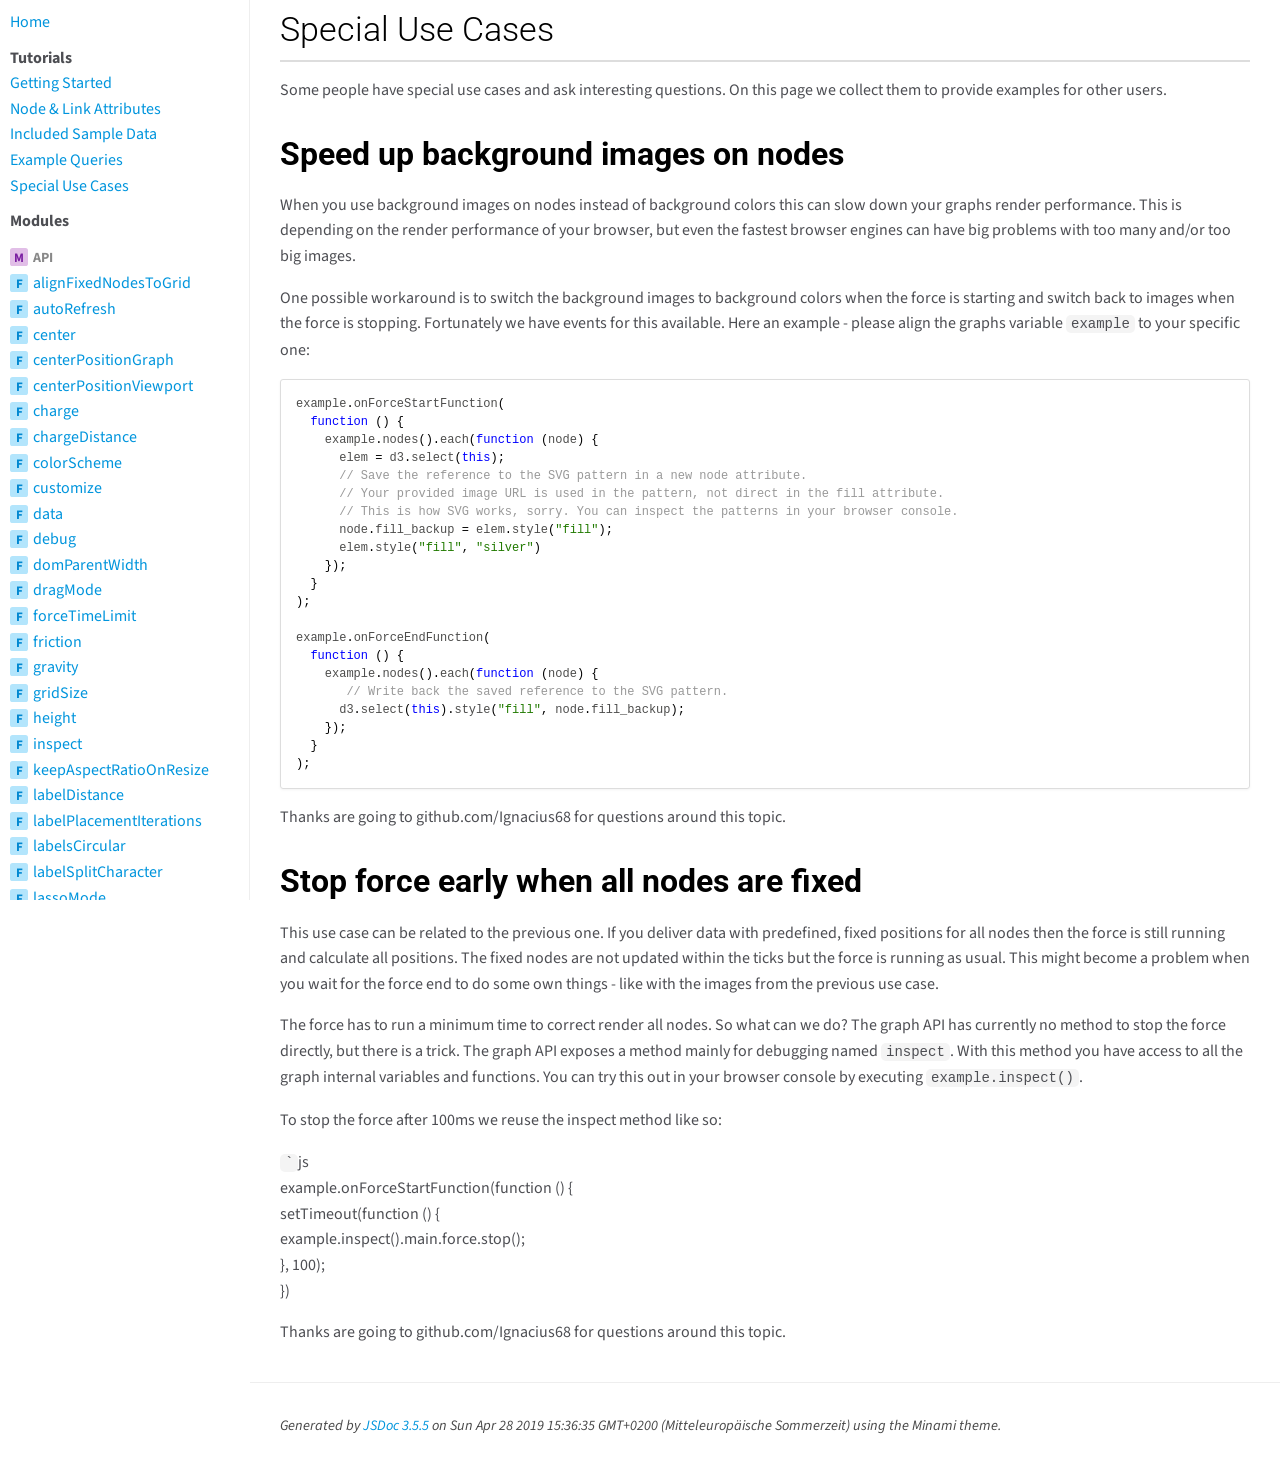
<file: d3-force-apex-plugin/docs/tutorial-5-special-use-cases.html>
<!DOCTYPE html>
<html lang="en">
<head>
    <meta charset="utf-8">
    <meta name="viewport" content="width=device-width,initial-scale=1">
    <title>Special Use Cases - Documentation</title>

    <script src="scripts/prettify/prettify.js"></script>
    <script src="scripts/prettify/lang-css.js"></script>
    <!--[if lt IE 9]>
      <script src="//html5shiv.googlecode.com/svn/trunk/html5.js"></script>
    <![endif]-->
    <link type="text/css" rel="stylesheet" href="https://code.ionicframework.com/ionicons/2.0.1/css/ionicons.min.css">
    <link type="text/css" rel="stylesheet" href="styles/prettify-tomorrow.css">
    <link type="text/css" rel="stylesheet" href="styles/jsdoc-default.css">
</head>
<body>

<input type="checkbox" id="nav-trigger" class="nav-trigger" />
<label for="nav-trigger" class="navicon-button x">
  <div class="navicon"></div>
</label>

<label for="nav-trigger" class="overlay"></label>

<nav>
    <li class="nav-link nav-home-link"><a href="index.html">Home</a></li><li class="nav-heading">Tutorials</li><li class="nav-item"><a href="tutorial-1-getting-started.html">Getting Started</a></li><li class="nav-item"><a href="tutorial-2-node-and-link-attributes.html">Node & Link Attributes</a></li><li class="nav-item"><a href="tutorial-3-included-sample-data.html">Included Sample Data</a></li><li class="nav-item"><a href="tutorial-4-example-queries.html">Example Queries</a></li><li class="nav-item"><a href="tutorial-5-special-use-cases.html">Special Use Cases</a></li><li class="nav-heading">Modules</li><li class="nav-heading"><span class="nav-item-type type-module">M</span><span class="nav-item-name"><a href="module-API.html">API</a></span></li><li class="nav-item"><span class="nav-item-type type-function">F</span><span class="nav-item-name"><a href="module-API.html#.alignFixedNodesToGrid">alignFixedNodesToGrid</a></span></li><li class="nav-item"><span class="nav-item-type type-function">F</span><span class="nav-item-name"><a href="module-API.html#.autoRefresh">autoRefresh</a></span></li><li class="nav-item"><span class="nav-item-type type-function">F</span><span class="nav-item-name"><a href="module-API.html#.center">center</a></span></li><li class="nav-item"><span class="nav-item-type type-function">F</span><span class="nav-item-name"><a href="module-API.html#.centerPositionGraph">centerPositionGraph</a></span></li><li class="nav-item"><span class="nav-item-type type-function">F</span><span class="nav-item-name"><a href="module-API.html#.centerPositionViewport">centerPositionViewport</a></span></li><li class="nav-item"><span class="nav-item-type type-function">F</span><span class="nav-item-name"><a href="module-API.html#.charge">charge</a></span></li><li class="nav-item"><span class="nav-item-type type-function">F</span><span class="nav-item-name"><a href="module-API.html#.chargeDistance">chargeDistance</a></span></li><li class="nav-item"><span class="nav-item-type type-function">F</span><span class="nav-item-name"><a href="module-API.html#.colorScheme">colorScheme</a></span></li><li class="nav-item"><span class="nav-item-type type-function">F</span><span class="nav-item-name"><a href="module-API.html#.customize">customize</a></span></li><li class="nav-item"><span class="nav-item-type type-function">F</span><span class="nav-item-name"><a href="module-API.html#.data">data</a></span></li><li class="nav-item"><span class="nav-item-type type-function">F</span><span class="nav-item-name"><a href="module-API.html#.debug">debug</a></span></li><li class="nav-item"><span class="nav-item-type type-function">F</span><span class="nav-item-name"><a href="module-API.html#.domParentWidth">domParentWidth</a></span></li><li class="nav-item"><span class="nav-item-type type-function">F</span><span class="nav-item-name"><a href="module-API.html#.dragMode">dragMode</a></span></li><li class="nav-item"><span class="nav-item-type type-function">F</span><span class="nav-item-name"><a href="module-API.html#.forceTimeLimit">forceTimeLimit</a></span></li><li class="nav-item"><span class="nav-item-type type-function">F</span><span class="nav-item-name"><a href="module-API.html#.friction">friction</a></span></li><li class="nav-item"><span class="nav-item-type type-function">F</span><span class="nav-item-name"><a href="module-API.html#.gravity">gravity</a></span></li><li class="nav-item"><span class="nav-item-type type-function">F</span><span class="nav-item-name"><a href="module-API.html#.gridSize">gridSize</a></span></li><li class="nav-item"><span class="nav-item-type type-function">F</span><span class="nav-item-name"><a href="module-API.html#.height">height</a></span></li><li class="nav-item"><span class="nav-item-type type-function">F</span><span class="nav-item-name"><a href="module-API.html#.inspect">inspect</a></span></li><li class="nav-item"><span class="nav-item-type type-function">F</span><span class="nav-item-name"><a href="module-API.html#.keepAspectRatioOnResize">keepAspectRatioOnResize</a></span></li><li class="nav-item"><span class="nav-item-type type-function">F</span><span class="nav-item-name"><a href="module-API.html#.labelDistance">labelDistance</a></span></li><li class="nav-item"><span class="nav-item-type type-function">F</span><span class="nav-item-name"><a href="module-API.html#.labelPlacementIterations">labelPlacementIterations</a></span></li><li class="nav-item"><span class="nav-item-type type-function">F</span><span class="nav-item-name"><a href="module-API.html#.labelsCircular">labelsCircular</a></span></li><li class="nav-item"><span class="nav-item-type type-function">F</span><span class="nav-item-name"><a href="module-API.html#.labelSplitCharacter">labelSplitCharacter</a></span></li><li class="nav-item"><span class="nav-item-type type-function">F</span><span class="nav-item-name"><a href="module-API.html#.lassoMode">lassoMode</a></span></li><li class="nav-item"><span class="nav-item-type type-function">F</span><span class="nav-item-name"><a href="module-API.html#.linkDistance">linkDistance</a></span></li><li class="nav-item"><span class="nav-item-type type-function">F</span><span class="nav-item-name"><a href="module-API.html#.links">links</a></span></li><li class="nav-item"><span class="nav-item-type type-function">F</span><span class="nav-item-name"><a href="module-API.html#.linkStrength">linkStrength</a></span></li><li class="nav-item"><span class="nav-item-type type-function">F</span><span class="nav-item-name"><a href="module-API.html#.maxNodeRadius">maxNodeRadius</a></span></li><li class="nav-item"><span class="nav-item-type type-function">F</span><span class="nav-item-name"><a href="module-API.html#.maxZoomFactor">maxZoomFactor</a></span></li><li class="nav-item"><span class="nav-item-type type-function">F</span><span class="nav-item-name"><a href="module-API.html#.minNodeRadius">minNodeRadius</a></span></li><li class="nav-item"><span class="nav-item-type type-function">F</span><span class="nav-item-name"><a href="module-API.html#.minZoomFactor">minZoomFactor</a></span></li><li class="nav-item"><span class="nav-item-type type-function">F</span><span class="nav-item-name"><a href="module-API.html#.moveFixedNodes">moveFixedNodes</a></span></li><li class="nav-item"><span class="nav-item-type type-function">F</span><span class="nav-item-name"><a href="module-API.html#.nodeDataById">nodeDataById</a></span></li><li class="nav-item"><span class="nav-item-type type-function">F</span><span class="nav-item-name"><a href="module-API.html#.nodeEventToOpenLink">nodeEventToOpenLink</a></span></li><li class="nav-item"><span class="nav-item-type type-function">F</span><span class="nav-item-name"><a href="module-API.html#.nodeEventToStopPinMode">nodeEventToStopPinMode</a></span></li><li class="nav-item"><span class="nav-item-type type-function">F</span><span class="nav-item-name"><a href="module-API.html#.nodeLinkTarget">nodeLinkTarget</a></span></li><li class="nav-item"><span class="nav-item-type type-function">F</span><span class="nav-item-name"><a href="module-API.html#.nodes">nodes</a></span></li><li class="nav-item"><span class="nav-item-type type-function">F</span><span class="nav-item-name"><a href="module-API.html#.onForceEndFunction">onForceEndFunction</a></span></li><li class="nav-item"><span class="nav-item-type type-function">F</span><span class="nav-item-name"><a href="module-API.html#.onForceStartFunction">onForceStartFunction</a></span></li><li class="nav-item"><span class="nav-item-type type-function">F</span><span class="nav-item-name"><a href="module-API.html#.onLassoEndFunction">onLassoEndFunction</a></span></li><li class="nav-item"><span class="nav-item-type type-function">F</span><span class="nav-item-name"><a href="module-API.html#.onLassoStartFunction">onLassoStartFunction</a></span></li><li class="nav-item"><span class="nav-item-type type-function">F</span><span class="nav-item-name"><a href="module-API.html#.onLinkClickFunction">onLinkClickFunction</a></span></li><li class="nav-item"><span class="nav-item-type type-function">F</span><span class="nav-item-name"><a href="module-API.html#.onNodeClickFunction">onNodeClickFunction</a></span></li><li class="nav-item"><span class="nav-item-type type-function">F</span><span class="nav-item-name"><a href="module-API.html#.onNodeContextmenuFunction">onNodeContextmenuFunction</a></span></li><li class="nav-item"><span class="nav-item-type type-function">F</span><span class="nav-item-name"><a href="module-API.html#.onNodeContextmenuPreventDefault">onNodeContextmenuPreventDefault</a></span></li><li class="nav-item"><span class="nav-item-type type-function">F</span><span class="nav-item-name"><a href="module-API.html#.onNodeDblclickFunction">onNodeDblclickFunction</a></span></li><li class="nav-item"><span class="nav-item-type type-function">F</span><span class="nav-item-name"><a href="module-API.html#.onNodeMouseenterFunction">onNodeMouseenterFunction</a></span></li><li class="nav-item"><span class="nav-item-type type-function">F</span><span class="nav-item-name"><a href="module-API.html#.onNodeMouseleaveFunction">onNodeMouseleaveFunction</a></span></li><li class="nav-item"><span class="nav-item-type type-function">F</span><span class="nav-item-name"><a href="module-API.html#.onRenderEndFunction">onRenderEndFunction</a></span></li><li class="nav-item"><span class="nav-item-type type-function">F</span><span class="nav-item-name"><a href="module-API.html#.onResizeFunction">onResizeFunction</a></span></li><li class="nav-item"><span class="nav-item-type type-function">F</span><span class="nav-item-name"><a href="module-API.html#.onResizeFunctionTimeout">onResizeFunctionTimeout</a></span></li><li class="nav-item"><span class="nav-item-type type-function">F</span><span class="nav-item-name"><a href="module-API.html#.options">options</a></span></li><li class="nav-item"><span class="nav-item-type type-function">F</span><span class="nav-item-name"><a href="module-API.html#.optionsCustomizationWizard">optionsCustomizationWizard</a></span></li><li class="nav-item"><span class="nav-item-type type-function">F</span><span class="nav-item-name"><a href="module-API.html#.pinMode">pinMode</a></span></li><li class="nav-item"><span class="nav-item-type type-function">F</span><span class="nav-item-name"><a href="module-API.html#.positions">positions</a></span></li><li class="nav-item"><span class="nav-item-type type-function">F</span><span class="nav-item-name"><a href="module-API.html#.preventLabelOverlappingOnForceEnd">preventLabelOverlappingOnForceEnd</a></span></li><li class="nav-item"><span class="nav-item-type type-function">F</span><span class="nav-item-name"><a href="module-API.html#.refreshInterval">refreshInterval</a></span></li><li class="nav-item"><span class="nav-item-type type-function">F</span><span class="nav-item-name"><a href="module-API.html#.releaseFixedNodes">releaseFixedNodes</a></span></li><li class="nav-item"><span class="nav-item-type type-function">F</span><span class="nav-item-name"><a href="module-API.html#.render">render</a></span></li><li class="nav-item"><span class="nav-item-type type-function">F</span><span class="nav-item-name"><a href="module-API.html#.resume">resume</a></span></li><li class="nav-item"><span class="nav-item-type type-function">F</span><span class="nav-item-name"><a href="module-API.html#.sampleData">sampleData</a></span></li><li class="nav-item"><span class="nav-item-type type-function">F</span><span class="nav-item-name"><a href="module-API.html#.selfLinkDistance">selfLinkDistance</a></span></li><li class="nav-item"><span class="nav-item-type type-function">F</span><span class="nav-item-name"><a href="module-API.html#.selfLinks">selfLinks</a></span></li><li class="nav-item"><span class="nav-item-type type-function">F</span><span class="nav-item-name"><a href="module-API.html#.setDomParentPaddingToZero">setDomParentPaddingToZero</a></span></li><li class="nav-item"><span class="nav-item-type type-function">F</span><span class="nav-item-name"><a href="module-API.html#.showBorder">showBorder</a></span></li><li class="nav-item"><span class="nav-item-type type-function">F</span><span class="nav-item-name"><a href="module-API.html#.showLabels">showLabels</a></span></li><li class="nav-item"><span class="nav-item-type type-function">F</span><span class="nav-item-name"><a href="module-API.html#.showLegend">showLegend</a></span></li><li class="nav-item"><span class="nav-item-type type-function">F</span><span class="nav-item-name"><a href="module-API.html#.showLinkDirection">showLinkDirection</a></span></li><li class="nav-item"><span class="nav-item-type type-function">F</span><span class="nav-item-name"><a href="module-API.html#.showLoadingIndicator">showLoadingIndicator</a></span></li><li class="nav-item"><span class="nav-item-type type-function">F</span><span class="nav-item-name"><a href="module-API.html#.showLoadingIndicatorOnAjaxCall">showLoadingIndicatorOnAjaxCall</a></span></li><li class="nav-item"><span class="nav-item-type type-function">F</span><span class="nav-item-name"><a href="module-API.html#.showSelfLinks">showSelfLinks</a></span></li><li class="nav-item"><span class="nav-item-type type-function">F</span><span class="nav-item-name"><a href="module-API.html#.showTooltips">showTooltips</a></span></li><li class="nav-item"><span class="nav-item-type type-function">F</span><span class="nav-item-name"><a href="module-API.html#.start">start</a></span></li><li class="nav-item"><span class="nav-item-type type-function">F</span><span class="nav-item-name"><a href="module-API.html#.theta">theta</a></span></li><li class="nav-item"><span class="nav-item-type type-function">F</span><span class="nav-item-name"><a href="module-API.html#.tooltipPosition">tooltipPosition</a></span></li><li class="nav-item"><span class="nav-item-type type-function">F</span><span class="nav-item-name"><a href="module-API.html#.transform">transform</a></span></li><li class="nav-item"><span class="nav-item-type type-function">F</span><span class="nav-item-name"><a href="module-API.html#.useDomParentWidth">useDomParentWidth</a></span></li><li class="nav-item"><span class="nav-item-type type-function">F</span><span class="nav-item-name"><a href="module-API.html#.userAgent">userAgent</a></span></li><li class="nav-item"><span class="nav-item-type type-function">F</span><span class="nav-item-name"><a href="module-API.html#.version">version</a></span></li><li class="nav-item"><span class="nav-item-type type-function">F</span><span class="nav-item-name"><a href="module-API.html#.width">width</a></span></li><li class="nav-item"><span class="nav-item-type type-function">F</span><span class="nav-item-name"><a href="module-API.html#.wrapLabels">wrapLabels</a></span></li><li class="nav-item"><span class="nav-item-type type-function">F</span><span class="nav-item-name"><a href="module-API.html#.wrappedLabelLineHeight">wrappedLabelLineHeight</a></span></li><li class="nav-item"><span class="nav-item-type type-function">F</span><span class="nav-item-name"><a href="module-API.html#.wrappedLabelWidth">wrappedLabelWidth</a></span></li><li class="nav-item"><span class="nav-item-type type-function">F</span><span class="nav-item-name"><a href="module-API.html#.zoom">zoom</a></span></li><li class="nav-item"><span class="nav-item-type type-function">F</span><span class="nav-item-name"><a href="module-API.html#.zoomMode">zoomMode</a></span></li><li class="nav-item"><span class="nav-item-type type-function">F</span><span class="nav-item-name"><a href="module-API.html#.zoomSmooth">zoomSmooth</a></span></li><li class="nav-item"><span class="nav-item-type type-function">F</span><span class="nav-item-name"><a href="module-API.html#.zoomToFit">zoomToFit</a></span></li><li class="nav-item"><span class="nav-item-type type-function">F</span><span class="nav-item-name"><a href="module-API.html#.zoomToFitOnForceEnd">zoomToFitOnForceEnd</a></span></li><li class="nav-item"><span class="nav-item-type type-function">F</span><span class="nav-item-name"><a href="module-API.html#.zoomToFitOnResize">zoomToFitOnResize</a></span></li><li class="nav-heading"><a href="global.html">Globals</a></li><li class="nav-item"><span class="nav-item-type type-function">F</span><span class="nav-item-name"><a href="global.html#netGobrechtsD3Force">netGobrechtsD3Force</a></span></li>
</nav>

<div id="main">
    
    <h1 class="page-title">Special Use Cases</h1>
    

    <section>

<header>
    
</header>

<article>
    <p>Some people have special use cases and ask interesting questions. On this page we collect them to provide examples for other users.</p>
<h2>Speed up background images on nodes</h2><p>When you use background images on nodes instead of background colors this can slow down your graphs render performance. This is depending on the render performance of your browser, but even the fastest browser engines can have big problems with too many and/or too big images.</p>
<p>One possible workaround is to switch the background images to background colors when the force is starting and switch back to images when the force is stopping. Fortunately we have events for this available. Here an example - please align the graphs variable <code>example</code> to your specific one:</p>
<pre class="prettyprint source lang-js"><code>example.onForceStartFunction(
  function () {
    example.nodes().each(function (node) {
      elem = d3.select(this);
      // Save the reference to the SVG pattern in a new node attribute.
      // Your provided image URL is used in the pattern, not direct in the fill attribute.
      // This is how SVG works, sorry. You can inspect the patterns in your browser console.
      node.fill_backup = elem.style(&quot;fill&quot;);
      elem.style(&quot;fill&quot;, &quot;silver&quot;)
    });
  }
);

example.onForceEndFunction(
  function () {
    example.nodes().each(function (node) {
       // Write back the saved reference to the SVG pattern.
      d3.select(this).style(&quot;fill&quot;, node.fill_backup);
    });
  }
);</code></pre><p>Thanks are going to github.com/Ignacius68 for questions around this topic.</p>
<h2>Stop force early when all nodes are fixed</h2><p>This use case can be related to the previous one. If you deliver data with predefined, fixed positions for all nodes then the force is still running and calculate all positions. The fixed nodes are not updated within the ticks but the force is running as usual. This might become a problem when you wait for the force end to do some own things - like with the images from the previous use case.</p>
<p>The force has to run a minimum time to correct render all nodes. So what can we do? The graph API has currently no method to stop the force directly, but there is a trick. The graph API exposes a method mainly for debugging named <code>inspect</code>. With this method you have access to all the graph internal variables and functions. You can try this out in your browser console by executing <code>example.inspect()</code>.</p>
<p>To stop the force after 100ms we reuse the inspect method like so:</p>
<p><code>`</code>js<br>example.onForceStartFunction(function () {<br>  setTimeout(function () {<br>    example.inspect().main.force.stop();<br>  }, 100);<br>})</p>
<p>Thanks are going to github.com/Ignacius68 for questions around this topic.</p>
</article>

</section>

</div>

<br class="clear">

<footer>
    Generated by <a href="https://github.com/jsdoc3/jsdoc">JSDoc 3.5.5</a> on Sun Apr 28 2019 15:36:35 GMT+0200 (Mitteleuropäische Sommerzeit) using the Minami theme.
</footer>

<script>prettyPrint();</script>
<script src="scripts/linenumber.js"></script>
</body>
</html>
</file>
<file: d3-force-apex-plugin/docs/lib/d3-force-3.1.0.css>
.net_gobrechts_d3_force,
.net_gobrechts_d3_force_customize,
.net_gobrechts_d3_force_customize td,
.net_gobrechts_d3_force_tooltip {
    box-sizing: content-box;
    font-family: Arial, Helvetica, Sans Serif;
    font-size: 10px;
    line-height: normal;
    background-color: #fff
}
.net_gobrechts_d3_force.border {
    border: 1px solid silver;
    border-radius: 5px;
}
.net_gobrechts_d3_force circle.highlighted {
    stroke: #555;
    stroke-width: 2px;
    stroke-opacity: 1.0;
}
.net_gobrechts_d3_force circle.selected {
    stroke: #555;
    stroke-width: 4px;
    stroke-dasharray: 4 2;
    stroke-opacity: 1.0;
}
.net_gobrechts_d3_force text.linkLabel {
    fill: #bbb;
    font-size: 8px;
    letter-spacing: 0;
    cursor: default;
}
.net_gobrechts_d3_force text.label,
.net_gobrechts_d3_force text.labelCircular {
    fill: black;
    font-size: 10px;
    letter-spacing: 0;
    pointer-events: none;
}
.net_gobrechts_d3_force text.label,
.net_gobrechts_d3_force text.linkLabel {
    text-anchor: middle;
}
.net_gobrechts_d3_force text.highlighted {
    font-size: 12px;
    font-weight: bold;
}
.net_gobrechts_d3_force text.link {
    font-size: 12px;
    fill: #268bd2;
    cursor: pointer;
}
.net_gobrechts_d3_force line.link,
.net_gobrechts_d3_force path.link {
    fill: none;
    stroke: #bbb;
    stroke-width: 1.5px;
    stroke-opacity: 0.8;
}
.net_gobrechts_d3_force line.dotted,
.net_gobrechts_d3_force path.dotted {
    stroke-dasharray: .01 3;
    stroke-linecap: round;
}
.net_gobrechts_d3_force line.dashed,
.net_gobrechts_d3_force path.dashed {
    stroke-dasharray: 4 2;
}
.net_gobrechts_d3_force line.highlighted,
.net_gobrechts_d3_force path.highlighted {
    stroke: #555 !important;
    stroke-opacity: 1.0;
}
.net_gobrechts_d3_force marker.normal {
    stroke: none;
    fill: #bbb;
}
.net_gobrechts_d3_force marker.highlighted {
    stroke: none;
    fill: #555;
}
.net_gobrechts_d3_force .graphOverlay,
.net_gobrechts_d3_force .graphOverlaySizeHelper {
    fill: none;
    pointer-events: all;
}
.net_gobrechts_d3_force .lasso path {
    stroke: #505050;
    stroke-width: 2px;
}
.net_gobrechts_d3_force .lasso .drawn {
    fill-opacity: 0.05 ;
}
.net_gobrechts_d3_force .lasso .loop_close {
    fill: none;
    stroke-dasharray: 4,4;
}
.net_gobrechts_d3_force .lasso .origin {
    fill: #3399FF;
    fill-opacity: 0.5;
}
.net_gobrechts_d3_force .loading rect {
    fill: black;
    fill-opacity: 0.2;
}
.net_gobrechts_d3_force .loading text {
    fill: white;
    font-size: 36px;
    text-anchor: middle;
}
.net_gobrechts_d3_force_tooltip {
    position: absolute;
    border-radius: 5px;
    padding: 5px;
    background-color: silver;
    opacity: 0.9;
    width: 150px;
    overflow: auto;
    font-size: 12px;
    z-index: 100000;
    pointer-events: none;
    display: none;
}
.net_gobrechts_d3_force_customize {
    border: 1px solid silver;
    border-radius: 5px;
    font-size: 12px;
    position: absolute;
    padding: 5px;
    background-color:white;
    box-shadow: 1px 1px 6px #666;
    z-index: 200000;
}
.net_gobrechts_d3_force_customize .drag {
    border: 1px dashed silver;
    border-radius: 3px;
    display: block;
    cursor: move;
    font-weight: bold;
    height: 24px;
    margin-bottom: 5px;
}
.net_gobrechts_d3_force_customize .title {
    position: absolute;
    top: 10px;
    left: 10px;
}
.net_gobrechts_d3_force_customize .close {
    position: absolute;
    top: 10px;
    right: 10px;
}
.net_gobrechts_d3_force_customize table {
    border-collapse: collapse;
    border-spacing: 0;
    border: none;
    margin:0;
    padding:0;
}
.net_gobrechts_d3_force_customize tr.hidden {
    display: none;
}
.net_gobrechts_d3_force_customize td {
    padding: 1px;
    font-size: 12px;
    vertical-align: middle;
    border: none;
}
.net_gobrechts_d3_force_customize .label {
    text-align: right;
}
.net_gobrechts_d3_force_customize .warning {
    background-color: orange;
}
.net_gobrechts_d3_force_customize input,
.net_gobrechts_d3_force_customize select,
.net_gobrechts_d3_force_customize textarea,
.net_gobrechts_d3_force_customize a {
    border: 1px solid silver;
    margin: 0;
    padding: 0;
    height: auto;
}
.net_gobrechts_d3_force_customize a {
    border: 1px solid transparent;
    color: #268bd2;
    text-decoration: none;
    cursor: pointer;
}
.net_gobrechts_d3_force_customize a:hover {
    text-decoration: underline;
}
.net_gobrechts_d3_force_customize input:focus,
.net_gobrechts_d3_force_customize select:focus,
.net_gobrechts_d3_force_customize textarea:focus,
.net_gobrechts_d3_force_customize a:focus {
    outline: none !important;
    border: 1px solid #268bd2 !important;
    background-color: #ffff99 !important;
    box-shadow: none !important;
}
.net_gobrechts_d3_force_customize textarea {
    font-size: 10px !important;
    padding: 2px;
    width: 160px;
    height: 85px;
    background-color: white;
    color: black;
}
</file>
<file: docs/d3-force-apex-plugin/docs/lib/d3-force-3.1.0.css>
.net_gobrechts_d3_force,
.net_gobrechts_d3_force_customize,
.net_gobrechts_d3_force_customize td,
.net_gobrechts_d3_force_tooltip {
    box-sizing: content-box;
    font-family: Arial, Helvetica, Sans Serif;
    font-size: 10px;
    line-height: normal;
    background-color: #fff
}
.net_gobrechts_d3_force.border {
    border: 1px solid silver;
    border-radius: 5px;
}
.net_gobrechts_d3_force circle.highlighted {
    stroke: #555;
    stroke-width: 2px;
    stroke-opacity: 1.0;
}
.net_gobrechts_d3_force circle.selected {
    stroke: #555;
    stroke-width: 4px;
    stroke-dasharray: 4 2;
    stroke-opacity: 1.0;
}
.net_gobrechts_d3_force text.linkLabel {
    fill: #bbb;
    font-size: 8px;
    letter-spacing: 0;
    cursor: default;
}
.net_gobrechts_d3_force text.label,
.net_gobrechts_d3_force text.labelCircular {
    fill: black;
    font-size: 10px;
    letter-spacing: 0;
    pointer-events: none;
}
.net_gobrechts_d3_force text.label,
.net_gobrechts_d3_force text.linkLabel {
    text-anchor: middle;
}
.net_gobrechts_d3_force text.highlighted {
    font-size: 12px;
    font-weight: bold;
}
.net_gobrechts_d3_force text.link {
    font-size: 12px;
    fill: #268bd2;
    cursor: pointer;
}
.net_gobrechts_d3_force line.link,
.net_gobrechts_d3_force path.link {
    fill: none;
    stroke: #bbb;
    stroke-width: 1.5px;
    stroke-opacity: 0.8;
}
.net_gobrechts_d3_force line.dotted,
.net_gobrechts_d3_force path.dotted {
    stroke-dasharray: .01 3;
    stroke-linecap: round;
}
.net_gobrechts_d3_force line.dashed,
.net_gobrechts_d3_force path.dashed {
    stroke-dasharray: 4 2;
}
.net_gobrechts_d3_force line.highlighted,
.net_gobrechts_d3_force path.highlighted {
    stroke: #555 !important;
    stroke-opacity: 1.0;
}
.net_gobrechts_d3_force marker.normal {
    stroke: none;
    fill: #bbb;
}
.net_gobrechts_d3_force marker.highlighted {
    stroke: none;
    fill: #555;
}
.net_gobrechts_d3_force .graphOverlay,
.net_gobrechts_d3_force .graphOverlaySizeHelper {
    fill: none;
    pointer-events: all;
}
.net_gobrechts_d3_force .lasso path {
    stroke: #505050;
    stroke-width: 2px;
}
.net_gobrechts_d3_force .lasso .drawn {
    fill-opacity: 0.05 ;
}
.net_gobrechts_d3_force .lasso .loop_close {
    fill: none;
    stroke-dasharray: 4,4;
}
.net_gobrechts_d3_force .lasso .origin {
    fill: #3399FF;
    fill-opacity: 0.5;
}
.net_gobrechts_d3_force .loading rect {
    fill: black;
    fill-opacity: 0.2;
}
.net_gobrechts_d3_force .loading text {
    fill: white;
    font-size: 36px;
    text-anchor: middle;
}
.net_gobrechts_d3_force_tooltip {
    position: absolute;
    border-radius: 5px;
    padding: 5px;
    background-color: silver;
    opacity: 0.9;
    width: 150px;
    overflow: auto;
    font-size: 12px;
    z-index: 100000;
    pointer-events: none;
    display: none;
}
.net_gobrechts_d3_force_customize {
    border: 1px solid silver;
    border-radius: 5px;
    font-size: 12px;
    position: absolute;
    padding: 5px;
    background-color:white;
    box-shadow: 1px 1px 6px #666;
    z-index: 200000;
}
.net_gobrechts_d3_force_customize .drag {
    border: 1px dashed silver;
    border-radius: 3px;
    display: block;
    cursor: move;
    font-weight: bold;
    height: 24px;
    margin-bottom: 5px;
}
.net_gobrechts_d3_force_customize .title {
    position: absolute;
    top: 10px;
    left: 10px;
}
.net_gobrechts_d3_force_customize .close {
    position: absolute;
    top: 10px;
    right: 10px;
}
.net_gobrechts_d3_force_customize table {
    border-collapse: collapse;
    border-spacing: 0;
    border: none;
    margin:0;
    padding:0;
}
.net_gobrechts_d3_force_customize tr.hidden {
    display: none;
}
.net_gobrechts_d3_force_customize td {
    padding: 1px;
    font-size: 12px;
    vertical-align: middle;
    border: none;
}
.net_gobrechts_d3_force_customize .label {
    text-align: right;
}
.net_gobrechts_d3_force_customize .warning {
    background-color: orange;
}
.net_gobrechts_d3_force_customize input,
.net_gobrechts_d3_force_customize select,
.net_gobrechts_d3_force_customize textarea,
.net_gobrechts_d3_force_customize a {
    border: 1px solid silver;
    margin: 0;
    padding: 0;
    height: auto;
}
.net_gobrechts_d3_force_customize a {
    border: 1px solid transparent;
    color: #268bd2;
    text-decoration: none;
    cursor: pointer;
}
.net_gobrechts_d3_force_customize a:hover {
    text-decoration: underline;
}
.net_gobrechts_d3_force_customize input:focus,
.net_gobrechts_d3_force_customize select:focus,
.net_gobrechts_d3_force_customize textarea:focus,
.net_gobrechts_d3_force_customize a:focus {
    outline: none !important;
    border: 1px solid #268bd2 !important;
    background-color: #ffff99 !important;
    box-shadow: none !important;
}
.net_gobrechts_d3_force_customize textarea {
    font-size: 10px !important;
    padding: 2px;
    width: 160px;
    height: 85px;
    background-color: white;
    color: black;
}
</file>
<file: d3-force-apex-plugin/docs/styles/prettify-tomorrow.css>
/* Tomorrow Theme */
/* Original theme - https://github.com/chriskempson/tomorrow-theme */
/* Pretty printing styles. Used with prettify.js. */
/* SPAN elements with the classes below are added by prettyprint. */
/* plain text */
.pln {
  color: #4d4d4c; }

@media screen {
  /* string content */
  .str {
    color: hsl(104, 100%, 24%); }

  /* a keyword */
  .kwd {
    color: hsl(240, 100%, 50%); }

  /* a comment */
  .com {
    color: hsl(0, 0%, 60%); }

  /* a type name */
  .typ {
    color: hsl(240, 100%, 32%); }

  /* a literal value */
  .lit {
    color: hsl(240, 100%, 40%); }

  /* punctuation */
  .pun {
    color: #000000; }

  /* lisp open bracket */
  .opn {
    color: #000000; }

  /* lisp close bracket */
  .clo {
    color: #000000; }

  /* a markup tag name */
  .tag {
    color: #c82829; }

  /* a markup attribute name */
  .atn {
    color: #f5871f; }

  /* a markup attribute value */
  .atv {
    color: #3e999f; }

  /* a declaration */
  .dec {
    color: #f5871f; }

  /* a variable name */
  .var {
    color: #c82829; }

  /* a function name */
  .fun {
    color: #4271ae; } }
/* Use higher contrast and text-weight for printable form. */
@media print, projection {
  .str {
    color: #060; }

  .kwd {
    color: #006;
    font-weight: bold; }

  .com {
    color: #600;
    font-style: italic; }

  .typ {
    color: #404;
    font-weight: bold; }

  .lit {
    color: #044; }

  .pun, .opn, .clo {
    color: #440; }

  .tag {
    color: #006;
    font-weight: bold; }

  .atn {
    color: #404; }

  .atv {
    color: #060; } }
/* Style */
/*
pre.prettyprint {
  background: white;
  font-family: Consolas, Monaco, 'Andale Mono', monospace;
  font-size: 12px;
  line-height: 1.5;
  border: 1px solid #ccc;
  padding: 10px; }
*/

/* Specify class=linenums on a pre to get line numbering */
ol.linenums {
  margin-top: 0;
  margin-bottom: 0; }

/* IE indents via margin-left */
li.L0,
li.L1,
li.L2,
li.L3,
li.L4,
li.L5,
li.L6,
li.L7,
li.L8,
li.L9 {
  /* */ }

/* Alternate shading for lines */
li.L1,
li.L3,
li.L5,
li.L7,
li.L9 {
  /* */ }
</file>
<file: d3-force-apex-plugin/docs/styles/jsdoc-default.css>
@import url(https://fonts.googleapis.com/css?family=Source+Sans+Pro:300,400,400i,500i,500,600,600i|Roboto);

* {
  box-sizing: border-box
}

html, body {
  height: 100%;
  width: 100%;
}

body {
  color: #4d4e53;
  background-color: white;
  margin: 0 auto;
  padding: 0;
  font-family: 'Source Sans Pro', Helvetica, sans-serif;
  font-size: 16px;
  line-height: 160%;
}

a,
a:active {
  color: #0095dd;
  text-decoration: none;
}

a:hover {
  text-decoration: underline
}

p, ul, ol, blockquote {
  margin-bottom: 1em;
}

h1, h2, h3, h4, h5, h6 {
  font-family: 'Roboto', sans-serif;
}

h1, h2, h3, h4, h5, h6 {
  color: #000;
  font-weight: 400;
  margin: 0;
}

h1 {
  font-weight: 300;
  font-size: 48px;
  margin: 1em 0 .5em;
}

h1.page-title {margin-bottom: 10px;font-size: 34px;font-weight: 300;border-bottom: solid 2px #ddd;padding: .5em 0 .5em;margin-top: 0;}

h2 {
  font-size: 32px;
  margin: 1.2em 0 .8em;
  font-weight: bold;
}

h3 {
  /* margin-top: 1em; */
  /* margin-bottom: 16px; */
  /* font-weight: bold; */
  padding: 0;
  margin: 1em 0 .6em;
  font-size: 28px;
  /* border-bottom: 1px solid #eee; */
  /* padding-bottom: 15px; */
}

h4 {
  font-size: 18px;
  margin: 1em 0 .2em;
  color: #4d4e53;
  /* border-bottom: 1px solid #eee; */
  padding-bottom: 8px;
}

h5, .container-overview .subsection-title {
  font-size: 120%;
  /* letter-spacing: -0.01em; */
  margin: 20px 0 5px;
}

h6 {
  font-size: 100%;
  letter-spacing: -0.01em;
  margin: 6px 0 3px 0;
  font-style: italic;
}

tt, code, kbd, samp {
  font-family: Consolas, Monaco, 'Andale Mono', monospace;
  background: #f4f4f4;
  padding: 1px 5px;
  border-radius: 5px;
  font-size: 14px;
}

blockquote {
  display: block;
  border-left: 4px solid #eee;
  margin: 0;
  padding-left: 1em;
  color: #888;
}

.class-description {
  font-size: 130%;
  line-height: 140%;
  margin-bottom: 1em;
  margin-top: 1em;
}

.class-description:empty {
  margin: 0
}

/** Container **/
#main {
  float: right;
  min-width: 360px;
  width: calc(100% - 250px);
  padding: 0 30px 20px 30px;
}

header {
  display: block
}

section {
  display: block;
  background-color: #fff;
  padding: 0;
}

.variation {
  display: none
}

.signature-attributes {
  font-size: 60%;
  color: #aaa;
  font-style: italic;
  font-weight: lighter;
}

/** Readme  **/

.readme {
  font-size: 16px;
}

.readme h1,
.readme h2,
.readme h3,
.readme h4,
.readme h5 {
  margin-top: 1em;
  margin-bottom: 16px;
  font-weight: bold;
  padding: 0;
}

.readme h1 {
  font-size: 2em;
  padding-bottom: 0.3em;
}

.readme h2 {
  font-size: 1.75em;
  padding-bottom: 0.3em;
}

.readme h3 {
  font-size: 1.5em;
  background-color: transparent;
}

.readme h4 {
  font-size: 1.25em;
}

.readme h5 {
  font-size: 1em;
}

.readme img {
  max-width: 100%;
}

.readme ul, .readme ol {
  padding-left: 2em;
}

.readme pre > code {
  font-size: 0.85em;
}

.readme table {
  margin-bottom: 1em;
  border-collapse: collapse;
  border-spacing: 0;
}

.readme table tr {
  background-color: #fff;
  border-top: 1px solid #ccc;
}

.readme table th,
.readme table td {
  padding: 6px 13px;
  border: 1px solid #ddd;
}

.readme table tr:nth-child(2n) {
  background-color: #f8f8f8;
}

/** Nav **/
nav {
  float: left;
  display: block;
  width: 250px;
  background: #fff;
  overflow: auto;
  position: fixed;
  height: 100%;
  padding: 10px;
  border-right: 1px solid #eee;
  /* box-shadow: 0 0 3px rgba(0,0,0,0.1); */
}

nav li {
  list-style: none;
  padding: 0;
  margin: 0;
}

.nav-heading {
  margin-top: 10px;
  font-weight: bold;
}

.nav-heading a {
  color: #888;
  font-size: 14px;
  display: inline-block;
}

.nav-item-type {
  /* margin-left: 5px; */
  width: 18px;
  height: 18px;
  display: inline-block;
  text-align: center;
  border-radius: 0.2em;
  margin-right: 5px;
  font-weight: bold;
  line-height: 20px;
  font-size: 13px;
}

.type-function {
  background: #B3E5FC;
  color: #0288D1;
}

.type-class {
  background: #D1C4E9;
  color: #4527A0;
}

.type-member {
  background: #C8E6C9;
  color: #388E3C;
}

.type-module {
  background: #E1BEE7;
  color: #7B1FA2;
}


/** Footer **/
footer {
  color: hsl(0, 0%, 28%);
  margin-left: 250px;
  display: block;
  padding: 30px;
  font-style: italic;
  font-size: 90%;
  border-top: 1px solid #eee;
}

.ancestors {
  color: #999
}

.ancestors a {
   color: #999 !important;
   text-decoration: none;
}

.clear {
  clear: both
}

.important {
  font-weight: bold;
  color: #950B02;
}

.yes-def {
  text-indent: -1000px
}

.type-signature {
  color: #aaa
}

.name, .signature {
  font-family: Consolas, Monaco, 'Andale Mono', monospace
}

.details {
  margin-top: 14px;
  border-left: 2px solid #DDD;
  line-height: 30px;
}

.details dt {
   width: 120px;
   float: left;
   padding-left: 10px;
}

.details dd {
   margin-left: 70px
}

.details ul {
   margin: 0
}

.details ul {
   list-style-type: none
}

.details li {
   margin-left: 30px
}

.details pre.prettyprint {
   margin: 0
}

.details .object-value {
   padding-top: 0
}

.description {
  margin-bottom: 1em;
  margin-top: 1em;
}

.code-caption {
  font-style: italic;
  font-size: 107%;
  margin: 0;
}

.prettyprint {
  font-size: 13px;
  border: 1px solid #ddd;
  border-radius: 3px;
  box-shadow: 0 1px 3px hsla(0, 0%, 0%, 0.05);
  overflow: auto;
}

.prettyprint.source {
  width: inherit
}

.prettyprint code {
  font-size: 12px;
  line-height: 18px;
  display: block;
  background-color: #fff;
  color: #4D4E53;
}

.prettyprint code:empty:before {
  content: '';
}

.prettyprint > code {
  padding: 15px
}

.prettyprint .linenums code {
  padding: 0 15px
}

.prettyprint .linenums li:first-of-type code {
  padding-top: 15px
}

.prettyprint code span.line {
  display: inline-block
}

.prettyprint.linenums {
  padding-left: 70px;
  -webkit-user-select: none;
  -moz-user-select: none;
  -ms-user-select: none;
  user-select: none;
}

.prettyprint.linenums ol {
   padding-left: 0
}

.prettyprint.linenums li {
   border-left: 3px #ddd solid
}

.prettyprint.linenums li.selected, .prettyprint.linenums li.selected * {
   background-color: lightyellow
}

.prettyprint.linenums li * {
   -webkit-user-select: text;
   -moz-user-select: text;
   -ms-user-select: text;
   user-select: text;
}

.params, .props {
  border-spacing: 0;
  border: 1px solid #ddd;
  border-collapse: collapse;
  border-radius: 3px;
  box-shadow: 0 1px 3px rgba(0,0,0,0.1);
  width: 100%;
  font-size: 14px;
  /* margin-left: 15px; */
}

.params .name, .props .name, .name code {
   color: #4D4E53;
   font-family: Consolas, Monaco, 'Andale Mono', monospace;
   font-size: 100%;
}

.params td, .params th, .props td, .props th {
   margin: 0px;
   text-align: left;
   vertical-align: top;
   padding: 10px;
   display: table-cell;
}

.params td {
   border-top: 1px solid #eee
}

.params thead tr, .props thead tr {
   background-color: #fff;
   font-weight: bold;
}

.params .params thead tr, .props .props thead tr {
   background-color: #fff;
   font-weight: bold;
}

.params td.description > p:first-child, .props td.description > p:first-child {
   margin-top: 0;
   padding-top: 0;
}

.params td.description > p:last-child, .props td.description > p:last-child {
   margin-bottom: 0;
   padding-bottom: 0;
}

dl.param-type {
  /* border-bottom: 1px solid hsl(0, 0%, 87%); */
  margin: 0;
  padding: 0;
  font-size: 16px;
}

.param-type dt, .param-type dd {
  display: inline-block
}

.param-type dd {
  font-family: Consolas, Monaco, 'Andale Mono', monospace;
  display: inline-block;
  padding: 0;
  margin: 0;
  font-size: 14px;
}

.disabled {
  color: #454545
}

/* navicon button */
.navicon-button {
  display: none;
  position: relative;
  padding: 2.0625rem 1.5rem;
  transition: 0.25s;
  cursor: pointer;
  user-select: none;
  opacity: .8;
}
.navicon-button .navicon:before, .navicon-button .navicon:after {
  transition: 0.25s;
}
.navicon-button:hover {
  transition: 0.5s;
  opacity: 1;
}
.navicon-button:hover .navicon:before, .navicon-button:hover .navicon:after {
  transition: 0.25s;
}
.navicon-button:hover .navicon:before {
  top: .825rem;
}
.navicon-button:hover .navicon:after {
  top: -.825rem;
}

/* navicon */
.navicon {
  position: relative;
  width: 2.5em;
  height: .3125rem;
  background: #000;
  transition: 0.3s;
  border-radius: 2.5rem;
}
.navicon:before, .navicon:after {
  display: block;
  content: "";
  height: .3125rem;
  width: 2.5rem;
  background: #000;
  position: absolute;
  z-index: -1;
  transition: 0.3s 0.25s;
  border-radius: 1rem;
}
.navicon:before {
  top: .625rem;
}
.navicon:after {
  top: -.625rem;
}

/* open */
.nav-trigger:checked + label:not(.steps) .navicon:before,
.nav-trigger:checked + label:not(.steps) .navicon:after {
  top: 0 !important;
}

.nav-trigger:checked + label .navicon:before,
.nav-trigger:checked + label .navicon:after {
  transition: 0.5s;
}

/* Minus */
.nav-trigger:checked + label {
  transform: scale(0.75);
}

/* ÃƒÆ’Ã¢â‚¬â€ and + */
.nav-trigger:checked + label.plus .navicon,
.nav-trigger:checked + label.x .navicon {
  background: transparent;
}

.nav-trigger:checked + label.plus .navicon:before,
.nav-trigger:checked + label.x .navicon:before {
  transform: rotate(-45deg);
  background: #FFF;
}

.nav-trigger:checked + label.plus .navicon:after,
.nav-trigger:checked + label.x .navicon:after {
  transform: rotate(45deg);
  background: #FFF;
}

.nav-trigger:checked + label.plus {
  transform: scale(0.75) rotate(45deg);
}

.nav-trigger:checked ~ nav {
  left: 0 !important;
}

.nav-trigger:checked ~ .overlay {
  display: block;
}

.nav-trigger {
  position: fixed;
  top: 0;
  clip: rect(0, 0, 0, 0);
}

.overlay {
  display: none;
  position: fixed;
  top: 0;
  bottom: 0;
  left: 0;
  right: 0;
  width: 100%;
  height: 100%;
  background: hsla(0, 0%, 0%, 0.5);
  z-index: 1;
}

.section-method {
  margin-bottom: 30px;
  padding-bottom: 30px;
  border-bottom: 1px solid #eee;
}

@media only screen and (min-width: 320px) and (max-width: 680px) {
  body {
    overflow-x: hidden;
  }

  nav {
    background: #FFF;
    width: 250px;
    height: 100%;
    position: fixed;
    top: 0;
    right: 0;
    bottom: 0;
    left: -250px;
    z-index: 3;
    padding: 0 10px;
    transition: left 0.2s;
  }

  .navicon-button {
    display: inline-block;
    position: fixed;
    top: 1.5em;
    right: 0;
    z-index: 2;
  }

  #main {
    width: 100%;
    min-width: 360px;
  }

  #main h1.page-title {
    margin: 1em 0;
  }

  #main section {
    padding: 0;
  }

  footer {
    margin-left: 0;
  }
}

@media only print {
  nav {
    display: none;
  }

  #main {
    float: none;
    width: 100%;
  }
}
</file>
<file: d3-force-apex-plugin/dist/d3-force-3.1.0.css>
.net_gobrechts_d3_force,
.net_gobrechts_d3_force_customize,
.net_gobrechts_d3_force_customize td,
.net_gobrechts_d3_force_tooltip {
    box-sizing: content-box;
    font-family: Arial, Helvetica, Sans Serif;
    font-size: 10px;
    line-height: normal;
    background-color: #fff
}
.net_gobrechts_d3_force.border {
    border: 1px solid silver;
    border-radius: 5px;
}
.net_gobrechts_d3_force circle.highlighted {
    stroke: #555;
    stroke-width: 2px;
    stroke-opacity: 1.0;
}
.net_gobrechts_d3_force circle.selected {
    stroke: #555;
    stroke-width: 4px;
    stroke-dasharray: 4 2;
    stroke-opacity: 1.0;
}
.net_gobrechts_d3_force text.linkLabel {
    fill: #bbb;
    font-size: 8px;
    letter-spacing: 0;
    cursor: default;
}
.net_gobrechts_d3_force text.label,
.net_gobrechts_d3_force text.labelCircular {
    fill: black;
    font-size: 10px;
    letter-spacing: 0;
    pointer-events: none;
}
.net_gobrechts_d3_force text.label,
.net_gobrechts_d3_force text.linkLabel {
    text-anchor: middle;
}
.net_gobrechts_d3_force text.highlighted {
    font-size: 12px;
    font-weight: bold;
}
.net_gobrechts_d3_force text.link {
    font-size: 12px;
    fill: #268bd2;
    cursor: pointer;
}
.net_gobrechts_d3_force line.link,
.net_gobrechts_d3_force path.link {
    fill: none;
    stroke: #bbb;
    stroke-width: 1.5px;
    stroke-opacity: 0.8;
}
.net_gobrechts_d3_force line.dotted,
.net_gobrechts_d3_force path.dotted {
    stroke-dasharray: .01 3;
    stroke-linecap: round;
}
.net_gobrechts_d3_force line.dashed,
.net_gobrechts_d3_force path.dashed {
    stroke-dasharray: 4 2;
}
.net_gobrechts_d3_force line.highlighted,
.net_gobrechts_d3_force path.highlighted {
    stroke: white !important;
    stroke-opacity: 1.0;
}
.net_gobrechts_d3_force marker.normal {
    stroke: none;
    fill: #bbb;
}
.net_gobrechts_d3_force marker.highlighted {
    stroke: none;
    fill: #555;
}
.net_gobrechts_d3_force .graphOverlay,
.net_gobrechts_d3_force .graphOverlaySizeHelper {
    fill: none;
    pointer-events: all;
}
.net_gobrechts_d3_force .lasso path {
    stroke: #505050;
    stroke-width: 2px;
}
.net_gobrechts_d3_force .lasso .drawn {
    fill-opacity: 0.05 ;
}
.net_gobrechts_d3_force .lasso .loop_close {
    fill: none;
    stroke-dasharray: 4,4;
}
.net_gobrechts_d3_force .lasso .origin {
    fill: #3399FF;
    fill-opacity: 0.5;
}
.net_gobrechts_d3_force .loading rect {
    fill: black;
    fill-opacity: 0.2;
}
.net_gobrechts_d3_force .loading text {
    fill: white;
    font-size: 36px;
    text-anchor: middle;
}
.net_gobrechts_d3_force_tooltip {
    position: absolute;
    border-radius: 5px;
    padding: 5px;
    background-color: silver;
    opacity: 0.9;
    width: 150px;
    overflow: auto;
    font-size: 12px;
    z-index: 100000;
    pointer-events: none;
    display: none;
}
.net_gobrechts_d3_force_customize {
    border: 1px solid silver;
    border-radius: 5px;
    font-size: 12px;
    position: absolute;
    padding: 5px;
    background-color:white;
    box-shadow: 1px 1px 6px #666;
    z-index: 200000;
}
.net_gobrechts_d3_force_customize .drag {
    border: 1px dashed silver;
    border-radius: 3px;
    display: block;
    cursor: move;
    font-weight: bold;
    height: 24px;
    margin-bottom: 5px;
}
.net_gobrechts_d3_force_customize .title {
    position: absolute;
    top: 10px;
    left: 10px;
}
.net_gobrechts_d3_force_customize .close {
    position: absolute;
    top: 10px;
    right: 10px;
}
.net_gobrechts_d3_force_customize table {
    border-collapse: collapse;
    border-spacing: 0;
    border: none;
    margin:0;
    padding:0;
}
.net_gobrechts_d3_force_customize tr.hidden {
    display: none;
}
.net_gobrechts_d3_force_customize td {
    padding: 1px;
    font-size: 12px;
    vertical-align: middle;
    border: none;
}
.net_gobrechts_d3_force_customize .label {
    text-align: right;
}
.net_gobrechts_d3_force_customize .warning {
    background-color: orange;
}
.net_gobrechts_d3_force_customize input,
.net_gobrechts_d3_force_customize select,
.net_gobrechts_d3_force_customize textarea,
.net_gobrechts_d3_force_customize a {
    border: 1px solid silver;
    margin: 0;
    padding: 0;
    height: auto;
}
.net_gobrechts_d3_force_customize a {
    border: 1px solid transparent;
    color: #268bd2;
    text-decoration: none;
    cursor: pointer;
}
.net_gobrechts_d3_force_customize a:hover {
    text-decoration: underline;
}
.net_gobrechts_d3_force_customize input:focus,
.net_gobrechts_d3_force_customize select:focus,
.net_gobrechts_d3_force_customize textarea:focus,
.net_gobrechts_d3_force_customize a:focus {
    outline: none !important;
    border: 1px solid #268bd2 !important;
    background-color: #ffff99 !important;
    box-shadow: none !important;
}
.net_gobrechts_d3_force_customize textarea {
    font-size: 10px !important;
    padding: 2px;
    width: 160px;
    height: 85px;
    background-color: white;
    color: black;
}
</file>
